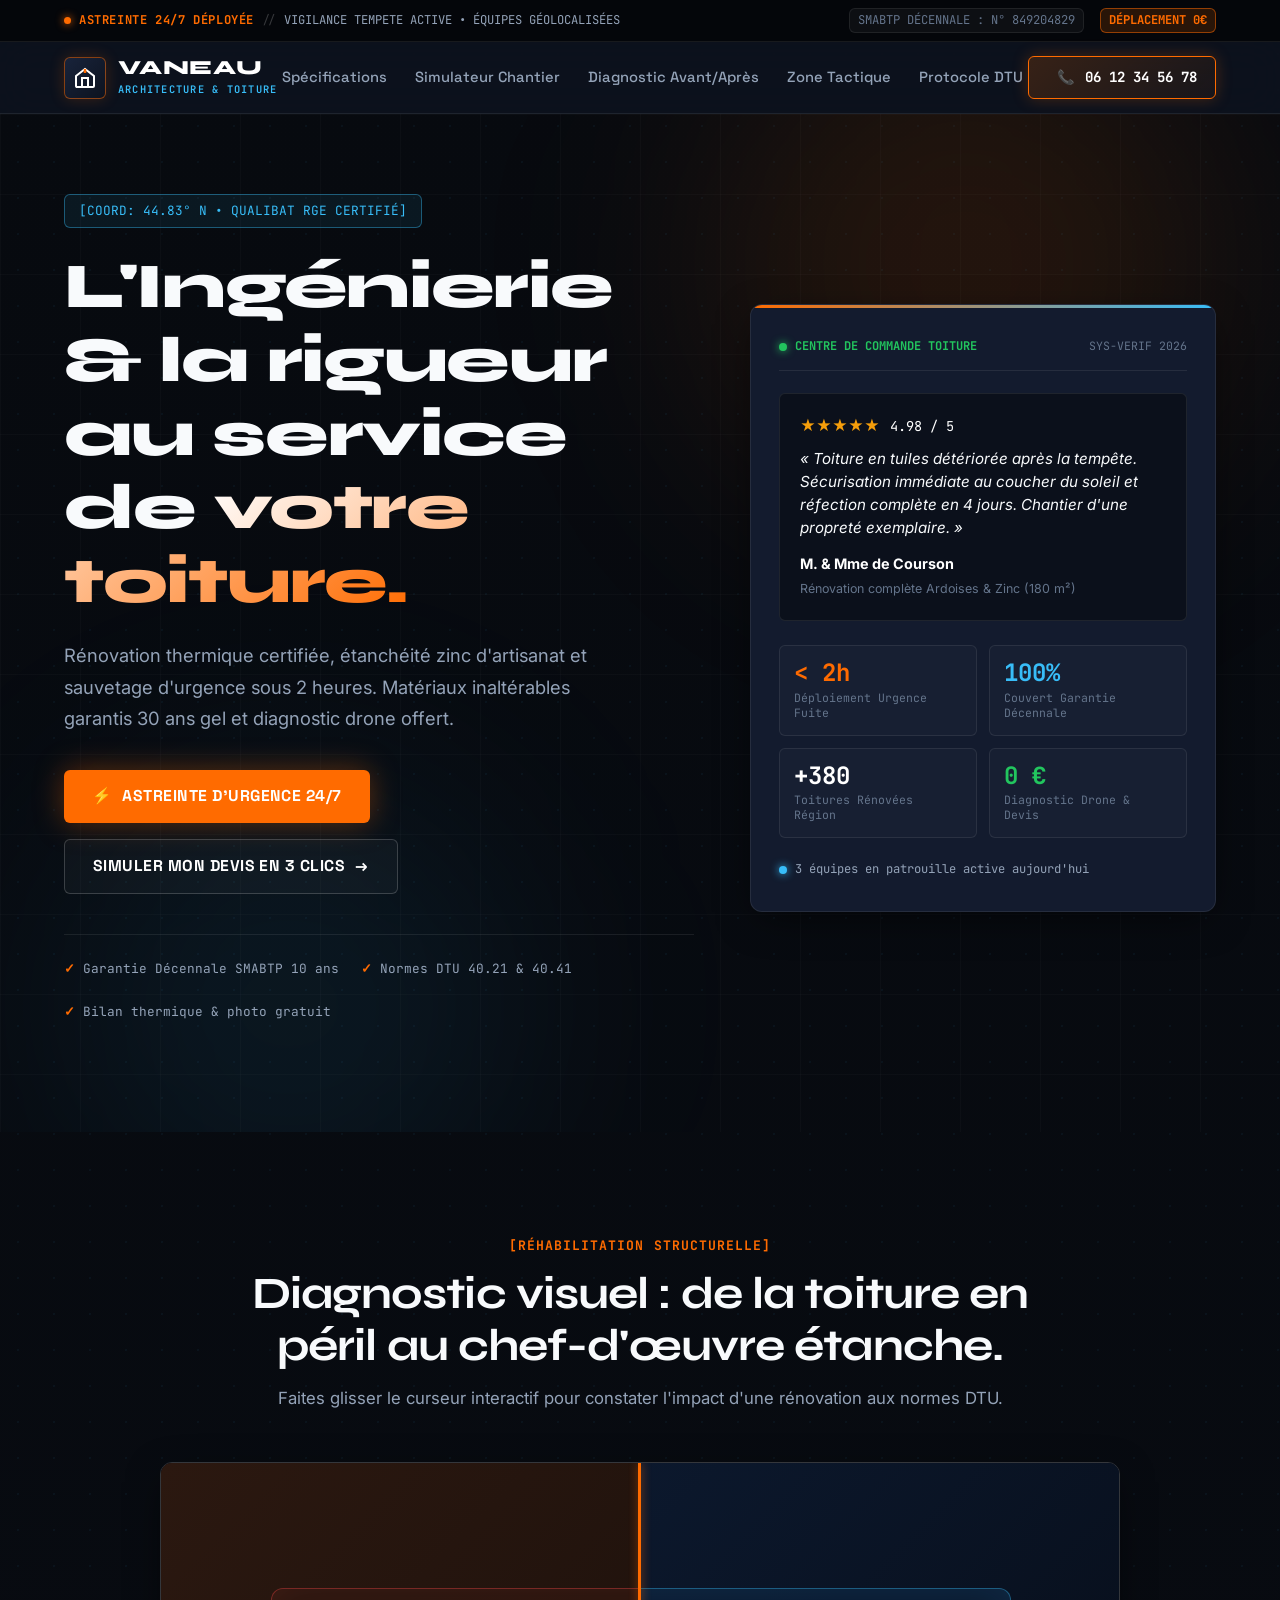
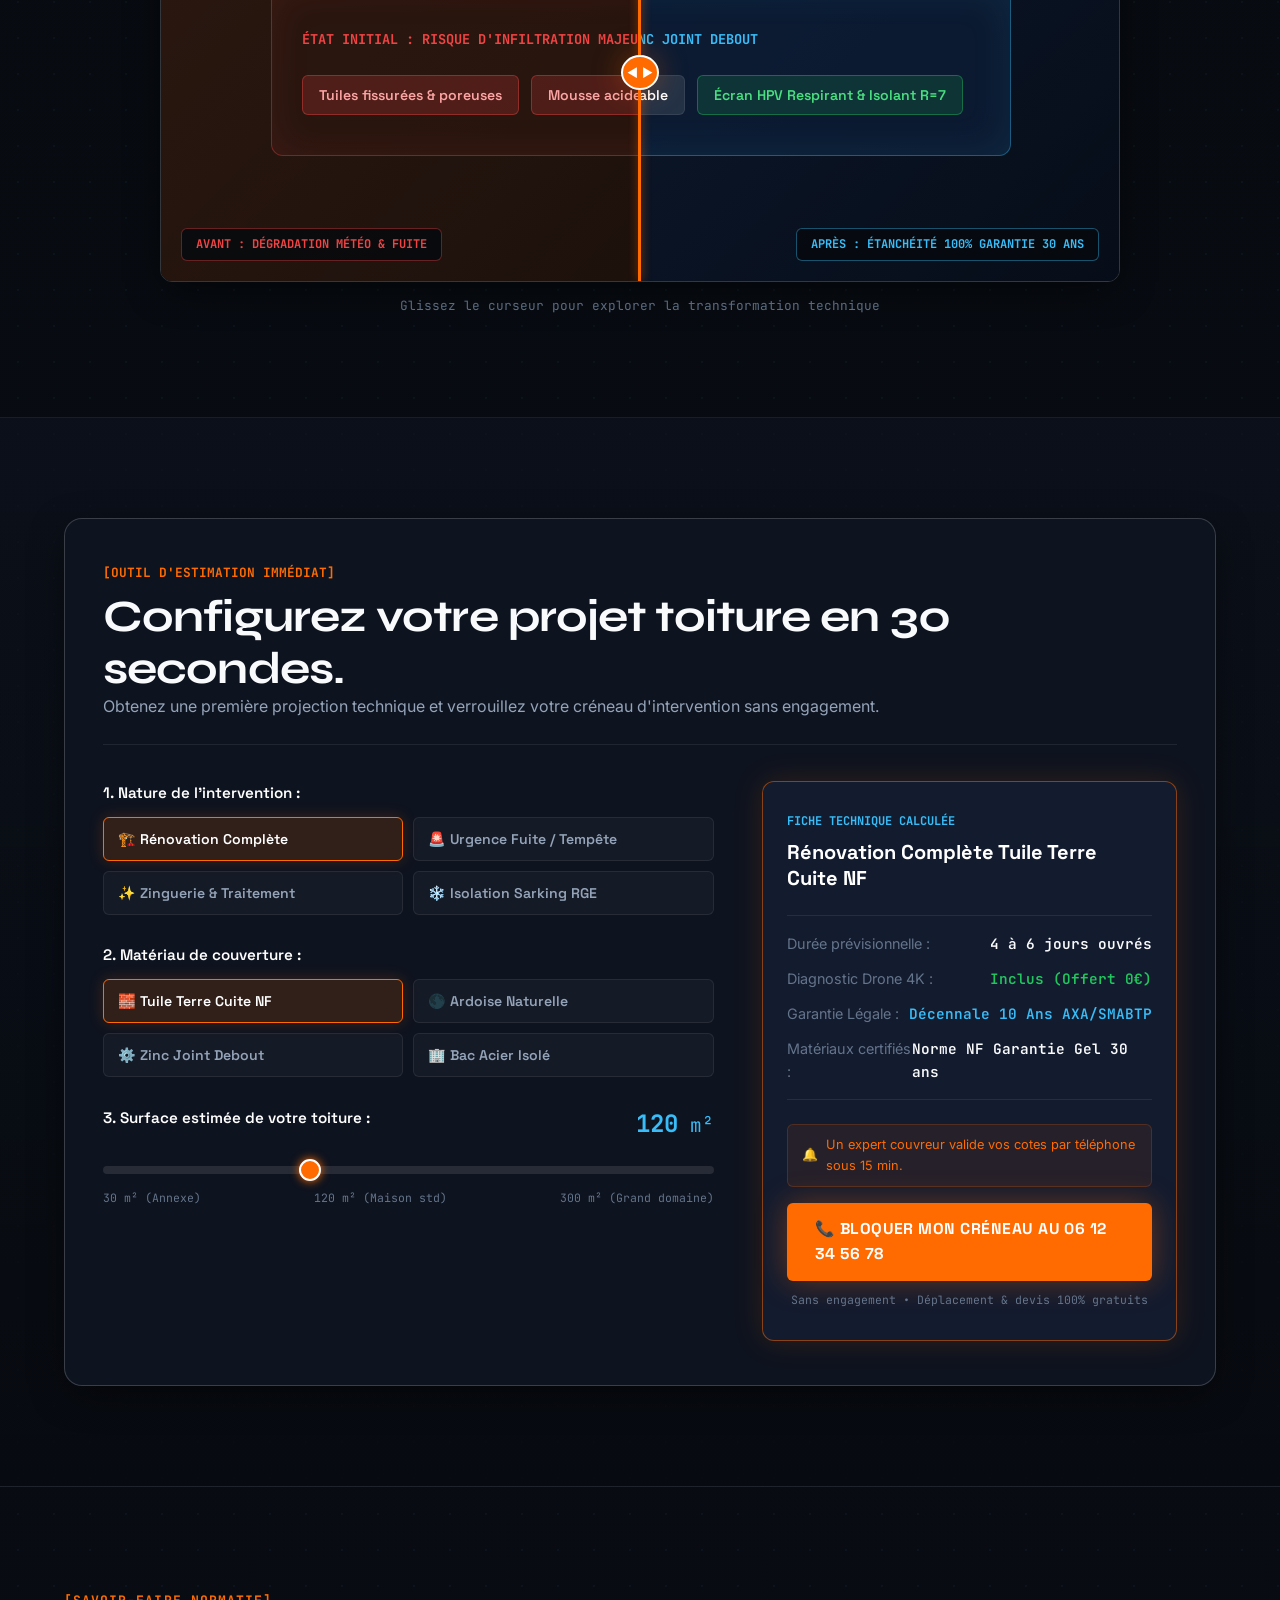
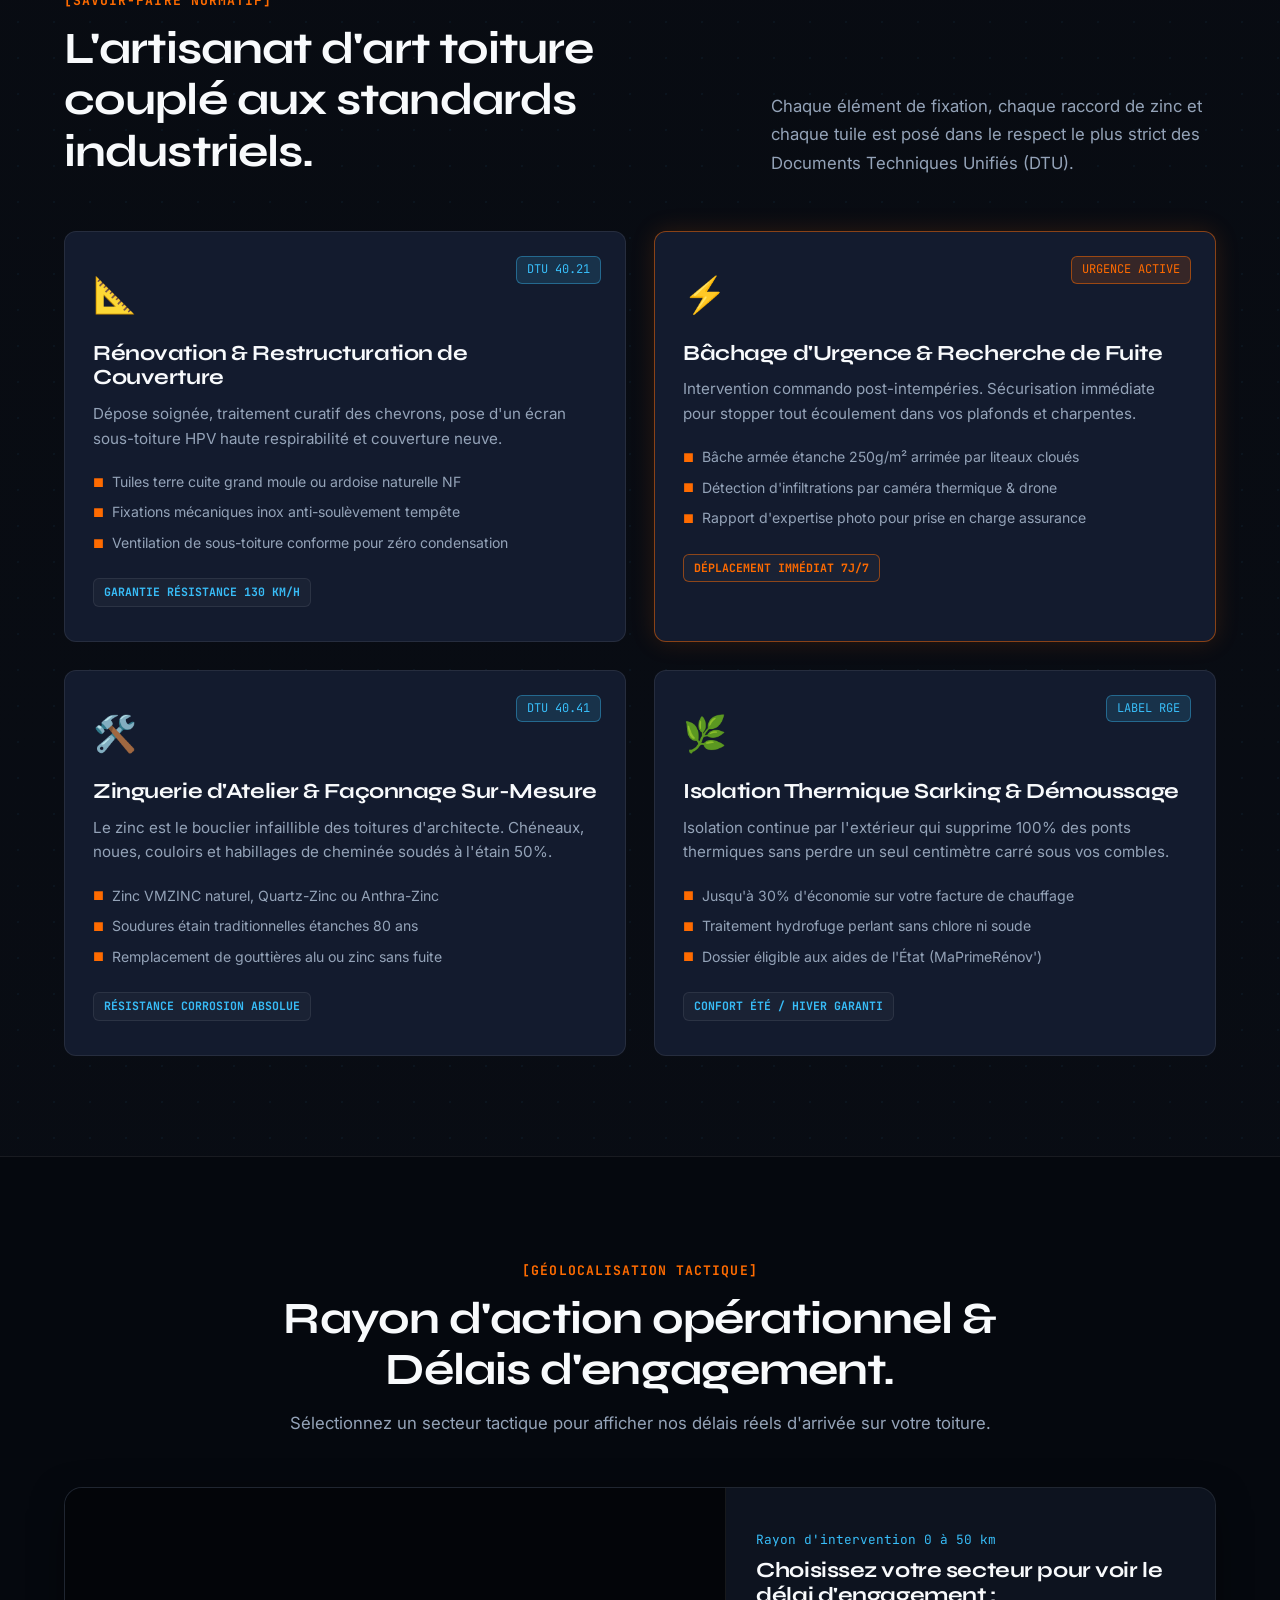
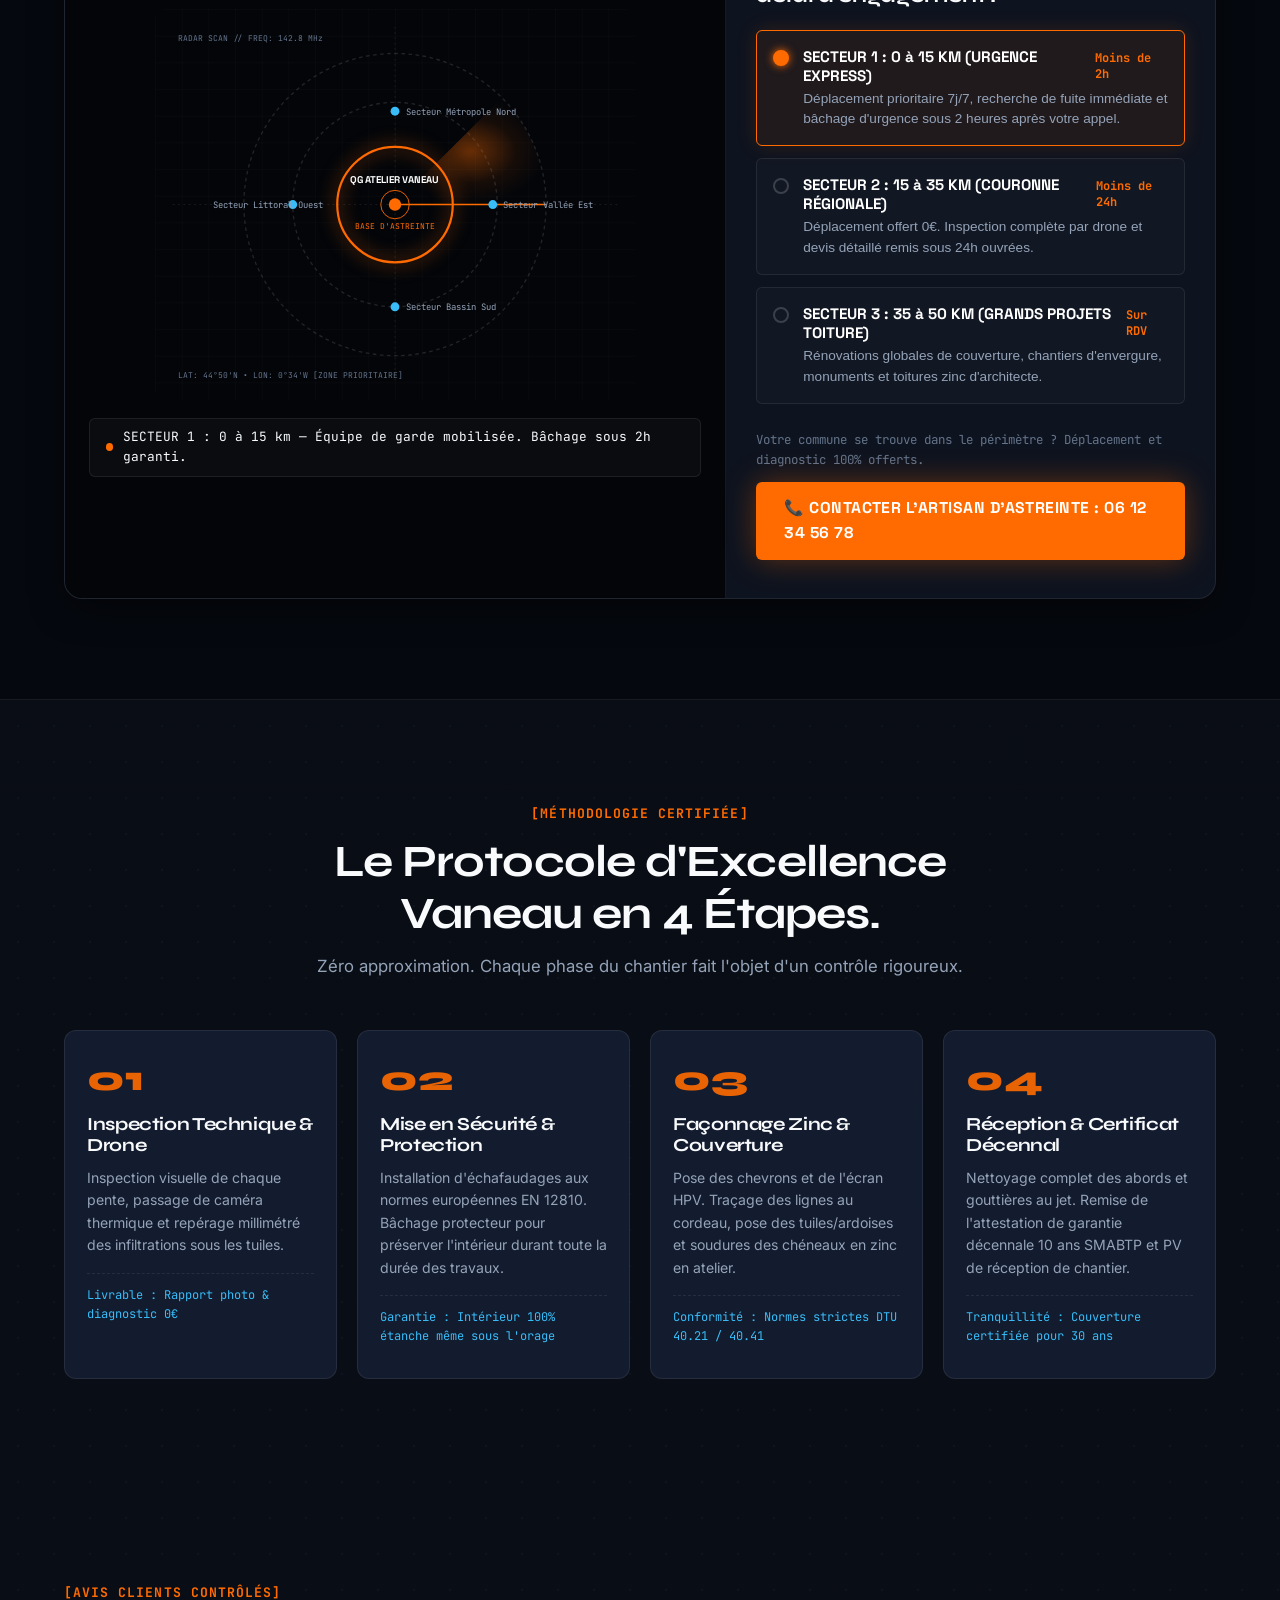
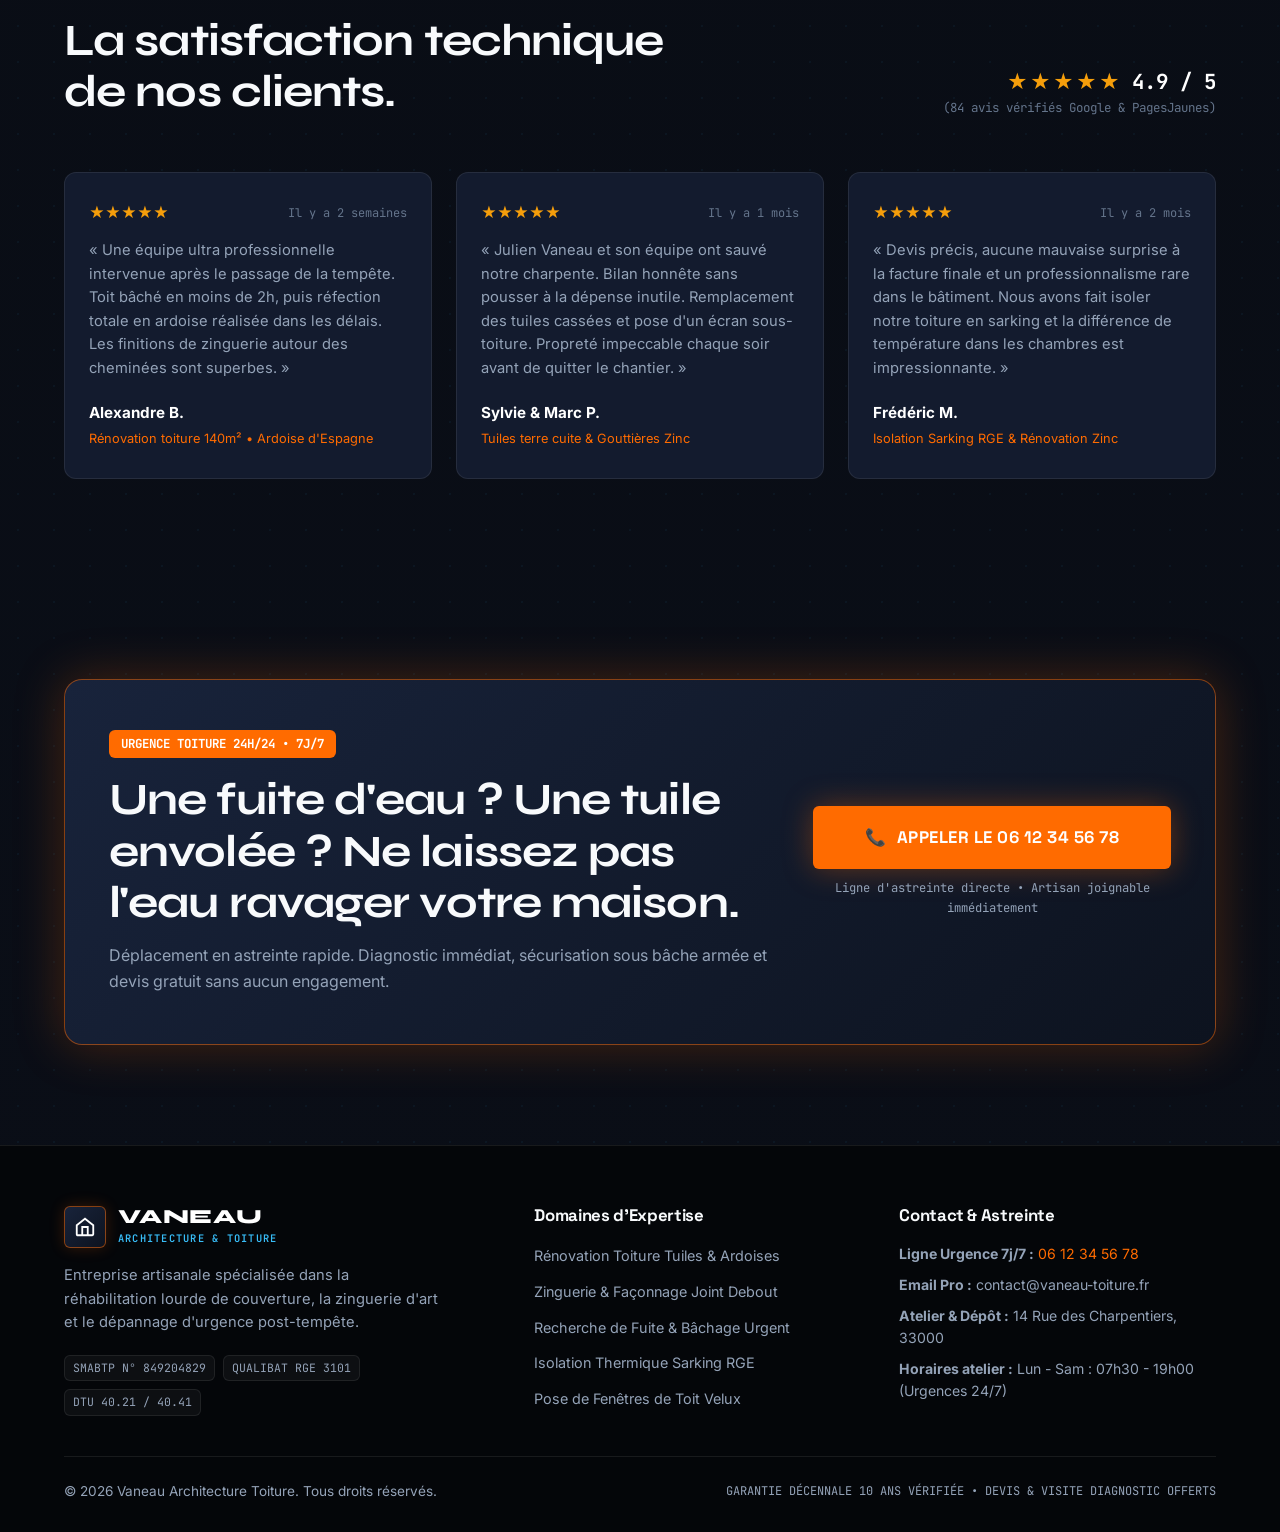
<file: deuxieme_maquette/index.html>
<!DOCTYPE html>
<html lang="fr">
<head>
    <meta charset="UTF-8">
    <meta name="viewport" content="width=device-width, initial-scale=1.0, viewport-fit=cover">
    <title>Vaneau Architecture Toiture | Haute Précision, Zinguerie & Urgence Toiture</title>
    <!-- Polices Architecturales & Précision Industrielle : Syne (Titres d'impact), Space Grotesk (Technique), Inter (Lecture), JetBrains Mono (Données) -->
    <link rel="preconnect" href="https://fonts.googleapis.com">
    <link rel="preconnect" href="https://fonts.gstatic.com" crossorigin>
    <link href="https://fonts.googleapis.com/css2?family=Inter:wght@300;400;500;600;700&family=JetBrains+Mono:wght@400;500;700&family=Space+Grotesk:wght@500;600;700&family=Syne:wght@700;800&display=swap" rel="stylesheet">
    <link rel="stylesheet" href="style.css">
</head>
<body>

    <!-- 0. BANDEAU DE VEILLE MÉTÉO & TÉLÉMÉTRIE D'URGENCE (Style HUD Technique) -->
    <div class="tech-ticker-bar">
        <div class="container ticker-flex">
            <div class="ticker-status">
                <span class="laser-dot"></span>
                <span class="ticker-label">ASTREINTE 24/7 DÉPLOYÉE</span>
                <span class="ticker-sep">//</span>
                <span class="ticker-info">VIGILANCE TEMPETE ACTIVE • ÉQUIPES GÉOLOCALISÉES</span>
            </div>
            <div class="ticker-meta">
                <span class="meta-tag">SMABTP DÉCENNALE : N° 849204829</span>
                <span class="meta-tag highlight">DÉPLACEMENT 0€</span>
            </div>
        </div>
    </div>

    <!-- 1. NAVIGATION ARCHITECTURALE HUD (Dark Glassmorphism & Lignes Fines) -->
    <header class="header-hud">
        <nav class="navbar-hud container">
            <a href="#" class="logo-hud">
                <div class="logo-icon-box">
                    <svg width="24" height="24" viewBox="0 0 24 24" fill="none" stroke="currentColor" stroke-width="2">
                        <path d="M3 10L12 3L21 10V20C21 20.55 20.55 21 20 21H4C3.45 21 3 20.55 3 20V10Z" />
                        <path d="M9 21V12H15V21" />
                        <line x1="12" y1="3" x2="12" y2="7" stroke="#FF6B00" stroke-width="2.5" />
                    </svg>
                </div>
                <div class="logo-text-block">
                    <span class="logo-brand">VANEAU</span>
                    <span class="logo-sub">ARCHITECTURE & TOITURE</span>
                </div>
            </a>
            
            <div class="nav-menu">
                <a href="#services" class="nav-item">Spécifications</a>
                <a href="#simulateur" class="nav-item">Simulateur Chantier</a>
                <a href="#comparateur" class="nav-item">Diagnostic Avant/Après</a>
                <a href="#radar" class="nav-item">Zone Tactique</a>
                <a href="#protocole" class="nav-item">Protocole DTU</a>
            </div>

            <div class="nav-action">
                <a href="tel:0612345678" class="hud-phone-btn">
                    <span class="hud-pulse-ring"></span>
                    <span class="hud-icon">📞</span>
                    <span class="hud-num">06 12 34 56 78</span>
                </a>
            </div>
        </nav>
    </header>

    <main>
        <!-- 2. HERO COCKPIT : INDUSTRIAL PRECISION & POWER -->
        <section class="hero-industrial">
            <div class="blueprint-grid-overlay"></div>
            <div class="ambient-glow glow-1"></div>
            <div class="ambient-glow glow-2"></div>

            <div class="container hero-industrial-grid">
                <!-- Colonne Gauche : Copywriting Haute Précision -->
                <div class="hero-content">
                    <div class="hud-badge">
                        <span class="coord-indicator">[COORD: 44.83° N • QUALIBAT RGE CERTIFIÉ]</span>
                    </div>
                    <h1 class="hero-title">
                        L'Ingénierie & la rigueur au service de <span class="gradient-text">votre toiture.</span>
                    </h1>
                    <p class="hero-lead">
                        Rénovation thermique certifiée, étanchéité zinc d'artisanat et sauvetage d'urgence sous 2 heures. 
                        Matériaux inaltérables garantis 30 ans gel et diagnostic drone offert.
                    </p>

                    <div class="hero-actions">
                        <a href="tel:0612345678" class="btn-tech btn-flame">
                            <span class="btn-icon">⚡</span>
                            <span>Astreinte d'Urgence 24/7</span>
                        </a>
                        <a href="#simulateur" class="btn-tech btn-outline">
                            <span>Simuler mon devis en 3 clics</span>
                            <span class="arrow-right">→</span>
                        </a>
                    </div>

                    <!-- Micro-télémétrie de confiance -->
                    <div class="tech-assurance-strip">
                        <div class="assurance-item">
                            <span class="check-mark">✓</span>
                            <span>Garantie Décennale SMABTP 10 ans</span>
                        </div>
                        <div class="assurance-item">
                            <span class="check-mark">✓</span>
                            <span>Normes DTU 40.21 & 40.41</span>
                        </div>
                        <div class="assurance-item">
                            <span class="check-mark">✓</span>
                            <span>Bilan thermique & photo gratuit</span>
                        </div>
                    </div>
                </div>

                <!-- Colonne Droite : HUD Cockpit & Télémétrie en temps réel -->
                <div class="hero-cockpit">
                    <div class="cockpit-panel">
                        <div class="panel-header">
                            <div class="panel-tag">
                                <span class="live-beacon"></span>
                                <span>CENTRE DE COMMANDE TOITURE</span>
                            </div>
                            <span class="panel-code">SYS-VERIF 2026</span>
                        </div>

                        <div class="cockpit-highlight">
                            <div class="stars-tech">★★★★★ <span class="rating-val">4.98 / 5</span></div>
                            <div class="quote-text">
                                « Toiture en tuiles détériorée après la tempête. Sécurisation immédiate au coucher du soleil et réfection complète en 4 jours. Chantier d'une propreté exemplaire. »
                            </div>
                            <div class="quote-signature">
                                <strong>M. & Mme de Courson</strong>
                                <span>Rénovation complète Ardoises & Zinc (180 m²)</span>
                            </div>
                        </div>

                        <!-- 4 Piliers Télémétriques -->
                        <div class="telemetry-grid">
                            <div class="telemetry-card">
                                <div class="tele-val text-amber">&lt; 2h</div>
                                <div class="tele-label">Déploiement Urgence Fuite</div>
                            </div>
                            <div class="telemetry-card">
                                <div class="tele-val text-cyan">100%</div>
                                <div class="tele-label">Couvert Garantie Décennale</div>
                            </div>
                            <div class="telemetry-card">
                                <div class="tele-val text-white">+380</div>
                                <div class="tele-label">Toitures Rénovées Région</div>
                            </div>
                            <div class="telemetry-card">
                                <div class="tele-val text-green">0 €</div>
                                <div class="tele-label">Diagnostic Drone & Devis</div>
                            </div>
                        </div>

                        <div class="cockpit-footer">
                            <div class="radar-ping-icon"></div>
                            <span>3 équipes en patrouille active aujourd'hui</span>
                        </div>
                    </div>
                </div>
            </div>
        </section>

        <!-- 3. COMPARATEUR INTERACTIF AVANT / APRÈS (Slider Interactif) -->
        <section id="comparateur" class="section dark-section">
            <div class="container">
                <div class="section-title-center">
                    <span class="section-badge">[RÉHABILITATION STRUCTURELLE]</span>
                    <h2>Diagnostic visuel : de la toiture en péril au chef-d'œuvre étanche.</h2>
                    <p class="section-desc">
                        Faites glisser le curseur interactif pour constater l'impact d'une rénovation aux normes DTU.
                    </p>
                </div>

                <div class="interactive-slider-wrapper">
                    <div class="comparison-container" id="roof-compare-box">
                        <!-- Image / Couche Après (Rénové haute performance) -->
                        <div class="comparison-layer layer-after">
                            <div class="layer-visual roof-after-graphic">
                                <div class="blueprint-lines"></div>
                                <div class="roof-structure-visual">
                                    <div class="spec-roof-hero modern-roof">
                                        <div class="roof-tag-overlay tag-clean">RÉNOVATION LIVRÉE : ARDOISE SÉLECTION & ZINC JOINT DEBOUT</div>
                                        <div class="roof-schema-elements">
                                            <div class="layer-pill pill-zinc">Zinc VMZINC Quartz</div>
                                            <div class="layer-pill pill-ardoise">Ardoise NF A1 Inaltérable</div>
                                            <div class="layer-pill pill-isol">Écran HPV Respirant & Isolant R=7</div>
                                        </div>
                                    </div>
                                </div>
                            </div>
                            <span class="comparison-badge badge-after">APRÈS : ÉTANCHÉITÉ 100% GARANTIE 30 ANS</span>
                        </div>

                        <!-- Image / Couche Avant (Détérioré / Infiltration) -->
                        <div class="comparison-layer layer-before" id="layer-before">
                            <div class="layer-visual roof-before-graphic">
                                <div class="roof-structure-visual">
                                    <div class="spec-roof-hero damaged-roof">
                                        <div class="roof-tag-overlay tag-damaged">ÉTAT INITIAL : RISQUE D'INFILTRATION MAJEUR</div>
                                        <div class="roof-schema-elements">
                                            <div class="layer-pill pill-danger">Tuiles fissurées & poreuses</div>
                                            <div class="layer-pill pill-danger">Mousse acide & liteaux pourris</div>
                                            <div class="layer-pill pill-danger">Gouttières percées</div>
                                        </div>
                                    </div>
                                </div>
                            </div>
                            <span class="comparison-badge badge-before">AVANT : DÉGRADATION MÉTÉO & FUITE</span>
                        </div>

                        <!-- Poignée de contrôle du slider -->
                        <div class="comparison-handle" id="slider-handle">
                            <div class="handle-line"></div>
                            <div class="handle-button">
                                <span>◄</span>
                                <span>►</span>
                            </div>
                            <div class="handle-line"></div>
                        </div>

                        <!-- Curseur natif pour accessibilité / tactile -->
                        <input type="range" min="0" max="100" value="50" class="range-slider-input" id="roof-range-input" aria-label="Curseur comparateur avant après toiture">
                    </div>

                    <div class="slider-helper-text">
                        <span>Glissez le curseur pour explorer la transformation technique</span>
                    </div>
                </div>
            </div>
        </section>

        <!-- 4. SIMULATEUR / CALCULATEUR DE CHANTIER INTERACTIF (Conversion Maximale) -->
        <section id="simulateur" class="section calc-section">
            <div class="container">
                <div class="calc-panel-wrapper">
                    <div class="calc-header">
                        <div class="calc-tag">[OUTIL D'ESTIMATION IMMÉDIAT]</div>
                        <h2>Configurez votre projet toiture en 30 secondes.</h2>
                        <p>Obtenez une première projection technique et verrouillez votre créneau d'intervention sans engagement.</p>
                    </div>

                    <div class="calc-grid">
                        <!-- Colonne Contrôles -->
                        <div class="calc-controls">
                            <!-- Choix 1 : Type de travaux -->
                            <div class="control-group">
                                <label class="control-label">1. Nature de l'intervention :</label>
                                <div class="options-pills" id="opt-service">
                                    <button type="button" class="opt-btn active" data-service="renov" data-base="140" data-delai="4 à 6 jours">
                                        🏗️ Rénovation Complète
                                    </button>
                                    <button type="button" class="opt-btn" data-service="urgence" data-base="0" data-delai="Moins de 2h">
                                        🚨 Urgence Fuite / Tempête
                                    </button>
                                    <button type="button" class="opt-btn" data-service="zinguerie" data-base="65" data-delai="1 à 2 jours">
                                        ✨ Zinguerie & Traitement
                                    </button>
                                    <button type="button" class="opt-btn" data-service="isolation" data-base="110" data-delai="3 à 4 jours">
                                        ❄️ Isolation Sarking RGE
                                    </button>
                                </div>
                            </div>

                            <!-- Choix 2 : Matériau souhaité -->
                            <div class="control-group">
                                <label class="control-label">2. Matériau de couverture :</label>
                                <div class="options-pills" id="opt-material">
                                    <button type="button" class="opt-btn active" data-material="tuile" data-coeff="1">
                                        🧱 Tuile Terre Cuite NF
                                    </button>
                                    <button type="button" class="opt-btn" data-material="ardoise" data-coeff="1.35">
                                        🌑 Ardoise Naturelle
                                    </button>
                                    <button type="button" class="opt-btn" data-material="zinc" data-coeff="1.5">
                                        ⚙️ Zinc Joint Debout
                                    </button>
                                    <button type="button" class="opt-btn" data-material="acier" data-coeff="1.1">
                                        🏢 Bac Acier Isolé
                                    </button>
                                </div>
                            </div>

                            <!-- Choix 3 : Curseur Surface m² -->
                            <div class="control-group">
                                <div class="label-with-value">
                                    <label class="control-label" for="surface-range">3. Surface estimée de votre toiture :</label>
                                    <span class="range-display-val"><strong id="surface-val">120</strong> m²</span>
                                </div>
                                <input type="range" id="surface-range" min="30" max="300" step="5" value="120" class="tech-range">
                                <div class="range-milestones">
                                    <span>30 m² (Annexe)</span>
                                    <span>120 m² (Maison std)</span>
                                    <span>300 m² (Grand domaine)</span>
                                </div>
                            </div>
                        </div>

                        <!-- Colonne Résultat Dynamique -->
                        <div class="calc-summary-card">
                            <div class="summary-badge">FICHE TECHNIQUE CALCULÉE</div>
                            <div class="summary-title" id="summary-title">Rénovation Complète Tuile Terre Cuite NF</div>

                            <div class="summary-metrics">
                                <div class="metric-row">
                                    <span class="m-label">Durée prévisionnelle :</span>
                                    <span class="m-val" id="metric-duration">4 à 6 jours ouvrés</span>
                                </div>
                                <div class="metric-row">
                                    <span class="m-label">Diagnostic Drone 4K :</span>
                                    <span class="m-val text-green">Inclus (Offert 0€)</span>
                                </div>
                                <div class="metric-row">
                                    <span class="m-label">Garantie Légale :</span>
                                    <span class="m-val text-cyan">Décennale 10 Ans AXA/SMABTP</span>
                                </div>
                                <div class="metric-row">
                                    <span class="m-label">Matériaux certifiés :</span>
                                    <span class="m-val">Norme NF Garantie Gel 30 ans</span>
                                </div>
                            </div>

                            <div class="instant-action-block">
                                <div class="action-alert">
                                    <span class="bell-icon">🔔</span>
                                    <span>Un expert couvreur valide vos cotes par téléphone sous 15 min.</span>
                                </div>
                                <a href="tel:0612345678" class="btn-tech btn-flame full-btn">
                                    <span>📞 Bloquer mon créneau au 06 12 34 56 78</span>
                                </a>
                                <div class="sub-guarantee">Sans engagement • Déplacement & devis 100% gratuits</div>
                            </div>
                        </div>
                    </div>
                </div>
            </div>
        </section>

        <!-- 5. SPÉCIFICATIONS & PRESTATIONS TECHNIQUES HAUTE PERFORMANCE -->
        <section id="services" class="section specs-section">
            <div class="container">
                <div class="section-title-row">
                    <div>
                        <span class="section-badge">[SAVOIR-FAIRE NORMATIF]</span>
                        <h2>L'artisanat d'art toiture couplé aux standards industriels.</h2>
                    </div>
                    <p class="section-lead-right">
                        Chaque élément de fixation, chaque raccord de zinc et chaque tuile est posé dans le respect le plus strict des Documents Techniques Unifiés (DTU).
                    </p>
                </div>

                <div class="specs-grid">
                    <!-- Spécification 1 -->
                    <div class="spec-card">
                        <div class="card-corner-tag">DTU 40.21</div>
                        <div class="spec-icon-box">📐</div>
                        <h3>Rénovation & Restructuration de Couverture</h3>
                        <p class="spec-text">
                            Dépose soignée, traitement curatif des chevrons, pose d'un écran sous-toiture HPV haute respirabilité et couverture neuve.
                        </p>
                        <ul class="spec-list">
                            <li><span class="dot">■</span> Tuiles terre cuite grand moule ou ardoise naturelle NF</li>
                            <li><span class="dot">■</span> Fixations mécaniques inox anti-soulèvement tempête</li>
                            <li><span class="dot">■</span> Ventilation de sous-toiture conforme pour zéro condensation</li>
                        </ul>
                        <div class="spec-badge-footer">GARANTIE RÉSISTANCE 130 KM/H</div>
                    </div>

                    <!-- Spécification 2 -->
                    <div class="spec-card spec-highlight">
                        <div class="card-corner-tag alert">URGENCE ACTIVE</div>
                        <div class="spec-icon-box">⚡</div>
                        <h3>Bâchage d'Urgence & Recherche de Fuite</h3>
                        <p class="spec-text">
                            Intervention commando post-intempéries. Sécurisation immédiate pour stopper tout écoulement dans vos plafonds et charpentes.
                        </p>
                        <ul class="spec-list">
                            <li><span class="dot">■</span> Bâche armée étanche 250g/m² arrimée par liteaux cloués</li>
                            <li><span class="dot">■</span> Détection d'infiltrations par caméra thermique & drone</li>
                            <li><span class="dot">■</span> Rapport d'expertise photo pour prise en charge assurance</li>
                        </ul>
                        <div class="spec-badge-footer flame">DÉPLACEMENT IMMÉDIAT 7J/7</div>
                    </div>

                    <!-- Spécification 3 -->
                    <div class="spec-card">
                        <div class="card-corner-tag">DTU 40.41</div>
                        <div class="spec-icon-box">🛠️</div>
                        <h3>Zinguerie d'Atelier & Façonnage Sur-Mesure</h3>
                        <p class="spec-text">
                            Le zinc est le bouclier infaillible des toitures d'architecte. Chéneaux, noues, couloirs et habillages de cheminée soudés à l'étain 50%.
                        </p>
                        <ul class="spec-list">
                            <li><span class="dot">■</span> Zinc VMZINC naturel, Quartz-Zinc ou Anthra-Zinc</li>
                            <li><span class="dot">■</span> Soudures étain traditionnelles étanches 80 ans</li>
                            <li><span class="dot">■</span> Remplacement de gouttières alu ou zinc sans fuite</li>
                        </ul>
                        <div class="spec-badge-footer">RÉSISTANCE CORROSION ABSOLUE</div>
                    </div>

                    <!-- Spécification 4 -->
                    <div class="spec-card">
                        <div class="card-corner-tag">LABEL RGE</div>
                        <div class="spec-icon-box">🌿</div>
                        <h3>Isolation Thermique Sarking & Démoussage</h3>
                        <p class="spec-text">
                            Isolation continue par l'extérieur qui supprime 100% des ponts thermiques sans perdre un seul centimètre carré sous vos combles.
                        </p>
                        <ul class="spec-list">
                            <li><span class="dot">■</span> Jusqu'à 30% d'économie sur votre facture de chauffage</li>
                            <li><span class="dot">■</span> Traitement hydrofuge perlant sans chlore ni soude</li>
                            <li><span class="dot">■</span> Dossier éligible aux aides de l'État (MaPrimeRénov')</li>
                        </ul>
                        <div class="spec-badge-footer">CONFORT ÉTÉ / HIVER GARANTI</div>
                    </div>
                </div>
            </div>
        </section>

        <!-- 6. RADAR TACTIQUE INTERACTIF : SECTEURS D'URGENCE (Dark HUD Map) -->
        <section id="radar" class="section radar-tactical-section">
            <div class="container">
                <div class="section-title-center">
                    <span class="section-badge">[GÉOLOCALISATION TACTIQUE]</span>
                    <h2>Rayon d'action opérationnel & Délais d'engagement.</h2>
                    <p class="section-desc">
                        Sélectionnez un secteur tactique pour afficher nos délais réels d'arrivée sur votre toiture.
                    </p>
                </div>

                <div class="radar-card-layout">
                    <!-- Graphique Radar SVG Dark Mode -->
                    <div class="radar-viewport">
                        <svg viewBox="0 0 540 440" class="tactical-svg" id="tactical-radar-svg" aria-label="Radar tactique de géolocalisation des urgences toiture">
                            <defs>
                                <radialGradient id="radarScanGrad" cx="50%" cy="50%" r="50%">
                                    <stop offset="0%" stop-color="rgba(255, 107, 0, 0.4)" />
                                    <stop offset="60%" stop-color="rgba(255, 107, 0, 0.08)" />
                                    <stop offset="100%" stop-color="rgba(255, 107, 0, 0)" />
                                </radialGradient>
                                <pattern id="hudGrid" width="30" height="30" patternUnits="userSpaceOnUse">
                                    <path d="M 30 0 L 0 0 0 30" fill="none" stroke="rgba(255,255,255,0.04)" stroke-width="1"/>
                                </pattern>
                            </defs>

                            <!-- Grille de fond -->
                            <rect width="100%" height="100%" fill="url(#hudGrid)" rx="12"/>

                            <!-- Lignes de repères cartésiens -->
                            <line x1="270" y1="20" x2="270" y2="420" stroke="rgba(255,255,255,0.1)" stroke-dasharray="2, 4"/>
                            <line x1="20" y1="220" x2="520" y2="220" stroke="rgba(255,255,255,0.1)" stroke-dasharray="2, 4"/>

                            <!-- Cercles concentriques tactiques -->
                            <circle class="radar-ring ring-outer" id="svg-ring-outer" cx="270" cy="220" r="170" />
                            <circle class="radar-ring ring-mid" id="svg-ring-mid" cx="270" cy="220" r="115" />
                            <circle class="radar-ring ring-core" id="svg-ring-core" cx="270" cy="220" r="65" />

                            <!-- Balayage radar rotatif -->
                            <g class="radar-sweeper">
                                <path d="M 270 220 L 440 220 A 170 170 0 0 0 390 100 Z" fill="url(#radarScanGrad)"/>
                                <line x1="270" y1="220" x2="440" y2="220" stroke="#FF6B00" stroke-width="1.8"/>
                            </g>

                            <!-- Marqueur Central : Atelier QG -->
                            <g class="qg-marker">
                                <circle cx="270" cy="220" r="7" class="qg-dot"/>
                                <circle cx="270" cy="220" r="16" class="qg-pulse"/>
                                <text x="270" y="196" class="qg-label">QG ATELIER VANEAU</text>
                                <text x="270" y="248" class="qg-sublabel">BASE D'ASTREINTE</text>
                            </g>

                            <!-- Marqueurs Villes / Secteurs Satellites -->
                            <g class="sat-marker" id="marker-north">
                                <circle cx="270" cy="115" r="5" class="sat-dot"/>
                                <text x="282" y="119" class="sat-label">Secteur Métropole Nord</text>
                            </g>
                            <g class="sat-marker" id="marker-east">
                                <circle cx="380" cy="220" r="5" class="sat-dot"/>
                                <text x="392" y="224" class="sat-label">Secteur Vallée Est</text>
                            </g>
                            <g class="sat-marker" id="marker-south">
                                <circle cx="270" cy="335" r="5" class="sat-dot"/>
                                <text x="282" y="339" class="sat-label">Secteur Bassin Sud</text>
                            </g>
                            <g class="sat-marker" id="marker-west">
                                <circle cx="155" cy="220" r="5" class="sat-dot"/>
                                <text x="65" y="224" class="sat-label">Secteur Littoral Ouest</text>
                            </g>

                            <!-- Coordonnées en direct -->
                            <text x="26" y="36" class="hud-corner-text">RADAR SCAN // FREQ: 142.8 MHz</text>
                            <text x="26" y="415" class="hud-corner-text" id="live-coord-text">LAT: 44°50'N • LON: 0°34'W</text>
                        </svg>

                        <div class="radar-live-bar">
                            <span class="live-dot-pulse"></span>
                            <span id="radar-live-text">STATUT : Équipes en patrouille active. Bâchage express garanti.</span>
                        </div>
                    </div>

                    <!-- Panneau de Contrôle Interactif des Secteurs -->
                    <div class="radar-control-panel">
                        <div class="panel-intro">
                            <span class="panel-kpi">Rayon d'intervention 0 à 50 km</span>
                            <h3>Choisissez votre secteur pour voir le délai d'engagement :</h3>
                        </div>

                        <div class="sector-buttons-list">
                            <!-- Bouton Secteur 1 -->
                            <button type="button" class="sector-card active" data-zone="core">
                                <div class="sector-radio"></div>
                                <div class="sector-content">
                                    <div class="sector-head">
                                        <strong>SECTEUR 1 : 0 à 15 KM (URGENCE EXPRESS)</strong>
                                        <span class="sector-badge-flash">Moins de 2h</span>
                                    </div>
                                    <p class="sector-desc">Déplacement prioritaire 7j/7, recherche de fuite immédiate et bâchage d'urgence sous 2 heures après votre appel.</p>
                                </div>
                            </button>

                            <!-- Bouton Secteur 2 -->
                            <button type="button" class="sector-card" data-zone="mid">
                                <div class="sector-radio"></div>
                                <div class="sector-content">
                                    <div class="sector-head">
                                        <strong>SECTEUR 2 : 15 à 35 KM (COURONNE RÉGIONALE)</strong>
                                        <span class="sector-badge-flash">Moins de 24h</span>
                                    </div>
                                    <p class="sector-desc">Déplacement offert 0€. Inspection complète par drone et devis détaillé remis sous 24h ouvrées.</p>
                                </div>
                            </button>

                            <!-- Bouton Secteur 3 -->
                            <button type="button" class="sector-card" data-zone="outer">
                                <div class="sector-radio"></div>
                                <div class="sector-content">
                                    <div class="sector-head">
                                        <strong>SECTEUR 3 : 35 à 50 KM (GRANDS PROJETS TOITURE)</strong>
                                        <span class="sector-badge-flash">Sur RDV</span>
                                    </div>
                                    <p class="sector-desc">Rénovations globales de couverture, chantiers d'envergure, monuments et toitures zinc d'architecte.</p>
                                </div>
                            </button>
                        </div>

                        <div class="sector-direct-cta">
                            <div class="cta-notice">Votre commune se trouve dans le périmètre ? Déplacement et diagnostic 100% offerts.</div>
                            <a href="tel:0612345678" class="btn-tech btn-flame full-btn">
                                <span>📞 Contacter l'artisan d'astreinte : 06 12 34 56 78</span>
                            </a>
                        </div>
                    </div>
                </div>
            </div>
        </section>

        <!-- 7. PROTOCOLE TECHNIQUE EN 4 PHASES (Rigueur chirurgicale) -->
        <section id="protocole" class="section protocol-section">
            <div class="container">
                <div class="section-title-center">
                    <span class="section-badge">[MÉTHODOLOGIE CERTIFIÉE]</span>
                    <h2>Le Protocole d'Excellence Vaneau en 4 Étapes.</h2>
                    <p class="section-desc">
                        Zéro approximation. Chaque phase du chantier fait l'objet d'un contrôle rigoureux.
                    </p>
                </div>

                <div class="protocol-timeline">
                    <!-- Étape 1 -->
                    <div class="protocol-step">
                        <div class="step-num">01</div>
                        <div class="step-content">
                            <h4>Inspection Technique & Drone</h4>
                            <p>Inspection visuelle de chaque pente, passage de caméra thermique et repérage millimétré des infiltrations sous les tuiles.</p>
                            <span class="step-spec">Livrable : Rapport photo & diagnostic 0€</span>
                        </div>
                    </div>

                    <!-- Étape 2 -->
                    <div class="protocol-step">
                        <div class="step-num">02</div>
                        <div class="step-content">
                            <h4>Mise en Sécurité & Protection</h4>
                            <p>Installation d'échafaudages aux normes européennes EN 12810. Bâchage protecteur pour préserver l'intérieur durant toute la durée des travaux.</p>
                            <span class="step-spec">Garantie : Intérieur 100% étanche même sous l'orage</span>
                        </div>
                    </div>

                    <!-- Étape 3 -->
                    <div class="protocol-step">
                        <div class="step-num">03</div>
                        <div class="step-content">
                            <h4>Façonnage Zinc & Couverture</h4>
                            <p>Pose des chevrons et de l'écran HPV. Traçage des lignes au cordeau, pose des tuiles/ardoises et soudures des chéneaux en zinc en atelier.</p>
                            <span class="step-spec">Conformité : Normes strictes DTU 40.21 / 40.41</span>
                        </div>
                    </div>

                    <!-- Étape 4 -->
                    <div class="protocol-step">
                        <div class="step-num">04</div>
                        <div class="step-content">
                            <h4>Réception & Certificat Décennal</h4>
                            <p>Nettoyage complet des abords et gouttières au jet. Remise de l'attestation de garantie décennale 10 ans SMABTP et PV de réception de chantier.</p>
                            <span class="step-spec">Tranquillité : Couverture certifiée pour 30 ans</span>
                        </div>
                    </div>
                </div>
            </div>
        </section>

        <!-- 8. TÉMOIGNAGES & CAS CLIENTS VÉRIFIÉS -->
        <section class="section reviews-section">
            <div class="container">
                <div class="section-title-row">
                    <div>
                        <span class="section-badge">[AVIS CLIENTS CONTRÔLÉS]</span>
                        <h2>La satisfaction technique de nos clients.</h2>
                    </div>
                    <div class="badge-trust-score">
                        <span class="score-stars">★★★★★</span>
                        <span class="score-num">4.9 / 5</span>
                        <span class="score-count">(84 avis vérifiés Google & PagesJaunes)</span>
                    </div>
                </div>

                <div class="reviews-grid">
                    <div class="review-box">
                        <div class="review-top">
                            <span class="review-stars">★★★★★</span>
                            <span class="review-date">Il y a 2 semaines</span>
                        </div>
                        <p class="review-body">
                            « Une équipe ultra professionnelle intervenue après le passage de la tempête. Toit bâché en moins de 2h, puis réfection totale en ardoise réalisée dans les délais. Les finitions de zinguerie autour des cheminées sont superbes. »
                        </p>
                        <div class="review-author">
                            <strong>Alexandre B.</strong>
                            <span>Rénovation toiture 140m² • Ardoise d'Espagne</span>
                        </div>
                    </div>

                    <div class="review-box">
                        <div class="review-top">
                            <span class="review-stars">★★★★★</span>
                            <span class="review-date">Il y a 1 mois</span>
                        </div>
                        <p class="review-body">
                            « Julien Vaneau et son équipe ont sauvé notre charpente. Bilan honnête sans pousser à la dépense inutile. Remplacement des tuiles cassées et pose d'un écran sous-toiture. Propreté impeccable chaque soir avant de quitter le chantier. »
                        </p>
                        <div class="review-author">
                            <strong>Sylvie & Marc P.</strong>
                            <span>Tuiles terre cuite & Gouttières Zinc</span>
                        </div>
                    </div>

                    <div class="review-box">
                        <div class="review-top">
                            <span class="review-stars">★★★★★</span>
                            <span class="review-date">Il y a 2 mois</span>
                        </div>
                        <p class="review-body">
                            « Devis précis, aucune mauvaise surprise à la facture finale et un professionnalisme rare dans le bâtiment. Nous avons fait isoler notre toiture en sarking et la différence de température dans les chambres est impressionnante. »
                        </p>
                        <div class="review-author">
                            <strong>Frédéric M.</strong>
                            <span>Isolation Sarking RGE & Rénovation Zinc</span>
                        </div>
                    </div>
                </div>
            </div>
        </section>

        <!-- 9. SECTION GRAND CONTACT & BANNIÈRE D'APPEL DIRECT -->
        <section class="section emergency-banner-section">
            <div class="container">
                <div class="emergency-cockpit-banner">
                    <div class="banner-content">
                        <span class="badge-warning">URGENCE TOITURE 24H/24 • 7J/7</span>
                        <h2>Une fuite d'eau ? Une tuile envolée ? Ne laissez pas l'eau ravager votre maison.</h2>
                        <p>Déplacement en astreinte rapide. Diagnostic immédiat, sécurisation sous bâche armée et devis gratuit sans aucun engagement.</p>
                    </div>
                    <div class="banner-action">
                        <a href="tel:0612345678" class="btn-tech btn-flame btn-large">
                            <span class="icon-shake">📞</span>
                            <span>APPELER LE 06 12 34 56 78</span>
                        </a>
                        <span class="call-subtext">Ligne d'astreinte directe • Artisan joignable immédiatement</span>
                    </div>
                </div>
            </div>
        </section>
    </main>

    <!-- 10. FOOTER ARCHITECTURAL TECHNIQUE -->
    <footer class="footer-hud">
        <div class="container footer-grid">
            <div class="footer-col-main">
                <div class="logo-hud">
                    <div class="logo-icon-box">
                        <svg width="22" height="22" viewBox="0 0 24 24" fill="none" stroke="currentColor" stroke-width="2">
                            <path d="M3 10L12 3L21 10V20C21 20.55 20.55 21 20 21H4C3.45 21 3 20.55 3 20V10Z" />
                            <path d="M9 21V12H15V21" />
                        </svg>
                    </div>
                    <div class="logo-text-block">
                        <span class="logo-brand">VANEAU</span>
                        <span class="logo-sub">ARCHITECTURE & TOITURE</span>
                    </div>
                </div>
                <p class="footer-about-text">
                    Entreprise artisanale spécialisée dans la réhabilitation lourde de couverture, la zinguerie d'art et le dépannage d'urgence post-tempête.
                </p>
                <div class="legal-tags">
                    <span class="ltag">SMABTP N° 849204829</span>
                    <span class="ltag">QUALIBAT RGE 3101</span>
                    <span class="ltag">DTU 40.21 / 40.41</span>
                </div>
            </div>

            <div class="footer-col">
                <h4>Domaines d'Expertise</h4>
                <ul class="footer-links">
                    <li><a href="#services">Rénovation Toiture Tuiles & Ardoises</a></li>
                    <li><a href="#services">Zinguerie & Façonnage Joint Debout</a></li>
                    <li><a href="#services">Recherche de Fuite & Bâchage Urgent</a></li>
                    <li><a href="#services">Isolation Thermique Sarking RGE</a></li>
                    <li><a href="#services">Pose de Fenêtres de Toit Velux</a></li>
                </ul>
            </div>

            <div class="footer-col">
                <h4>Contact & Astreinte</h4>
                <div class="footer-info-rows">
                    <p><strong>Ligne Urgence 7j/7 :</strong> <a href="tel:0612345678" class="text-amber">06 12 34 56 78</a></p>
                    <p><strong>Email Pro :</strong> contact@vaneau-toiture.fr</p>
                    <p><strong>Atelier & Dépôt :</strong> 14 Rue des Charpentiers, 33000</p>
                    <p><strong>Horaires atelier :</strong> Lun - Sam : 07h30 - 19h00 (Urgences 24/7)</p>
                </div>
            </div>
        </div>

        <div class="container footer-bottom">
            <p>&copy; 2026 Vaneau Architecture Toiture. Tous droits réservés.</p>
            <p class="footer-mono">GARANTIE DÉCENNALE 10 ANS VÉRIFIÉE • DEVIS & VISITE DIAGNOSTIC OFFERTS</p>
        </div>
    </footer>

    <!-- 11. DOCK DE COMMANDE FIXE MOBILE (Sticky Bottom Bar Spécial Smartphone) -->
    <div class="mobile-command-dock" aria-label="Menu d'urgence rapide mobile">
        <div class="dock-container">
            <div class="dock-status">
                <span class="dock-live-dot"></span>
                <div class="dock-labels">
                    <span class="dock-title">ASTREINTE 24/7 ACTIVE</span>
                    <span class="dock-sub">Déplacement 0€ • Devis immédiat</span>
                </div>
            </div>
            <a href="tel:0612345678" class="btn-dock-call">
                <span class="dock-shake">📞</span>
                <span>06 12 34 56 78</span>
            </a>
        </div>
    </div>

    <!-- SCRIPTS INTERACTIFS : SIMULATEUR, COMPARATEUR AVANT/APRÈS, RADAR SECTEURS -->
    <script src="data.js"></script>
    <script>
        document.addEventListener('DOMContentLoaded', () => {

            /* ==================================================================
               1. COMPARATEUR AVANT / APRÈS (DRAGGABLE & TOUCH SLIDER)
               ================================================================== */
            const compareBox = document.getElementById('roof-compare-box');
            const layerBefore = document.getElementById('layer-before');
            const sliderHandle = document.getElementById('slider-handle');
            const rangeInput = document.getElementById('roof-range-input');

            function updateSlider(percent) {
                // Limiter entre 0 et 100%
                percent = Math.max(0, Math.min(100, percent));
                layerBefore.style.width = percent + '%';
                sliderHandle.style.left = percent + '%';
            }

            if (rangeInput) {
                rangeInput.addEventListener('input', (e) => {
                    updateSlider(e.target.value);
                });
            }

            // Support du glisser à la souris / tactile sur le conteneur
            let isDragging = false;
            function handleMove(e) {
                if (!isDragging) return;
                const rect = compareBox.getBoundingClientRect();
                const clientX = e.touches ? e.touches[0].clientX : e.clientX;
                const pos = clientX - rect.left;
                const percent = (pos / rect.width) * 100;
                updateSlider(percent);
                if (rangeInput) rangeInput.value = percent;
            }

            if (compareBox) {
                compareBox.addEventListener('mousedown', () => isDragging = true);
                window.addEventListener('mouseup', () => isDragging = false);
                window.addEventListener('mousemove', handleMove);

                compareBox.addEventListener('touchstart', () => isDragging = true, { passive: true });
                window.addEventListener('touchend', () => isDragging = false);
                window.addEventListener('touchmove', handleMove, { passive: true });
            }

            /* ==================================================================
               2. SIMULATEUR DE PROJET INTERACTIF
               ================================================================== */
            const surfaceRange = document.getElementById('surface-range');
            const surfaceVal = document.getElementById('surface-val');
            const serviceBtns = document.querySelectorAll('#opt-service .opt-btn');
            const materialBtns = document.querySelectorAll('#opt-material .opt-btn');
            
            const summaryTitle = document.getElementById('summary-title');
            const metricDuration = document.getElementById('metric-duration');

            let currentService = {
                name: "Rénovation Complète",
                delai: "4 à 6 jours ouvrés"
            };
            let currentMaterial = "Tuile Terre Cuite NF";

            function updateCalculator() {
                const surface = surfaceRange ? surfaceRange.value : 120;
                if (surfaceVal) surfaceVal.textContent = surface;

                if (summaryTitle) {
                    summaryTitle.textContent = `${currentService.name} • ${currentMaterial} (${surface} m²)`;
                }
                if (metricDuration) {
                    // Calculer une durée réaliste en fonction de la surface
                    if (currentService.name.includes("Urgence")) {
                        metricDuration.textContent = "Intervention sous 2h max";
                    } else if (surface > 200) {
                        metricDuration.textContent = "6 à 10 jours ouvrés";
                    } else if (surface > 100) {
                        metricDuration.textContent = "4 à 6 jours ouvrés";
                    } else {
                        metricDuration.textContent = "2 à 3 jours ouvrés";
                    }
                }
            }

            if (surfaceRange) {
                surfaceRange.addEventListener('input', updateCalculator);
            }

            serviceBtns.forEach(btn => {
                btn.addEventListener('click', () => {
                    serviceBtns.forEach(b => b.classList.remove('active'));
                    btn.classList.add('active');
                    currentService.name = btn.textContent.trim().replace(/^[^\s]+\s/, '');
                    updateCalculator();
                });
            });

            materialBtns.forEach(btn => {
                btn.addEventListener('click', () => {
                    materialBtns.forEach(b => b.classList.remove('active'));
                    btn.classList.add('active');
                    currentMaterial = btn.textContent.trim().replace(/^[^\s]+\s/, '');
                    updateCalculator();
                });
            });

            /* ==================================================================
               3. RADAR TACTIQUE & SÉLECTEUR DE ZONES INTERACTIF
               ================================================================== */
            const sectorCards = document.querySelectorAll('.sector-card');
            const ringCore = document.getElementById('svg-ring-core');
            const ringMid = document.getElementById('svg-ring-mid');
            const ringOuter = document.getElementById('svg-ring-outer');
            const radarLiveText = document.getElementById('radar-live-text');
            const liveCoordText = document.getElementById('live-coord-text');

            const zoneData = {
                core: {
                    text: "SECTEUR 1 : 0 à 15 km — Équipe de garde mobilisée. Bâchage sous 2h garanti.",
                    coords: "LAT: 44°50'N • LON: 0°34'W [ZONE PRIORITAIRE]",
                    highlight: "core"
                },
                mid: {
                    text: "SECTEUR 2 : 15 à 35 km — Déplacement offert. Diagnostic toiture & devis sous 24h.",
                    coords: "LAT: 44°42'N • LON: 0°45'W [COURONNE RÉGIONALE]",
                    highlight: "mid"
                },
                outer: {
                    text: "SECTEUR 3 : 35 à 50 km — Déplacement offert. Rénovations complètes sur RDV sous 48h.",
                    coords: "LAT: 44°31'N • LON: 1°02'W [GRANDS CHANTIERS]",
                    highlight: "outer"
                }
            };

            function activateZone(zoneId) {
                sectorCards.forEach(card => {
                    if (card.dataset.zone === zoneId) {
                        card.classList.add('active');
                    } else {
                        card.classList.remove('active');
                    }
                });

                // Réinitialiser les styles SVG des cercles
                if (ringCore && ringMid && ringOuter) {
                    ringCore.classList.remove('highlight-pulse');
                    ringMid.classList.remove('highlight-pulse');
                    ringOuter.classList.remove('highlight-pulse');

                    if (zoneId === 'core') ringCore.classList.add('highlight-pulse');
                    if (zoneId === 'mid') ringMid.classList.add('highlight-pulse');
                    if (zoneId === 'outer') ringOuter.classList.add('highlight-pulse');
                }

                if (zoneData[zoneId]) {
                    if (radarLiveText) radarLiveText.textContent = zoneData[zoneId].text;
                    if (liveCoordText) liveCoordText.textContent = zoneData[zoneId].coords;
                }
            }

            sectorCards.forEach(card => {
                card.addEventListener('click', () => {
                    activateZone(card.dataset.zone);
                });
            });

            // Active par défaut le secteur 1
            activateZone('core');

            // Animation au scroll pour déclencher le radar
            const radarSection = document.getElementById('radar');
            if (radarSection && 'IntersectionObserver' in window) {
                const observer = new IntersectionObserver((entries) => {
                    entries.forEach(entry => {
                        if (entry.isIntersecting) {
                            radarSection.classList.add('radar-active');
                        }
                    });
                }, { threshold: 0.15 });
                observer.observe(radarSection);
            }
        });
    </script>
</body>
</html>
</file>
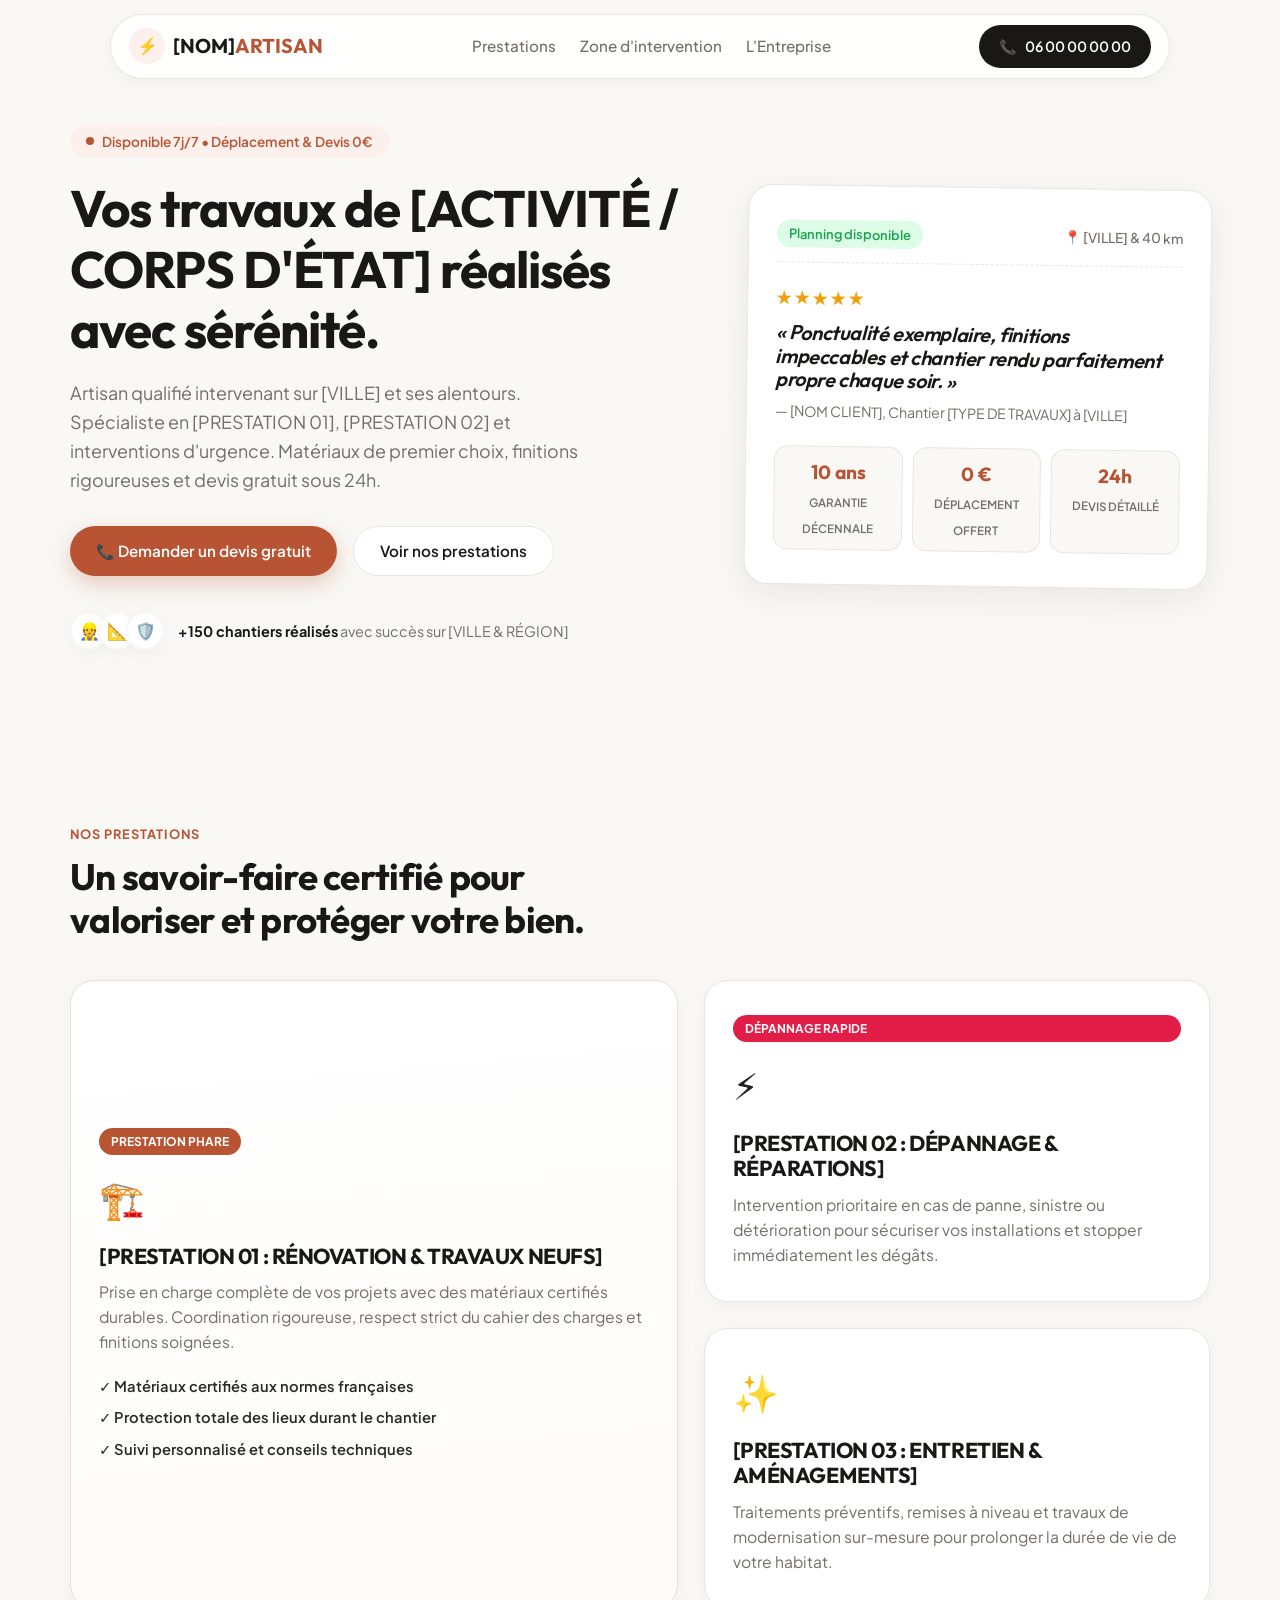
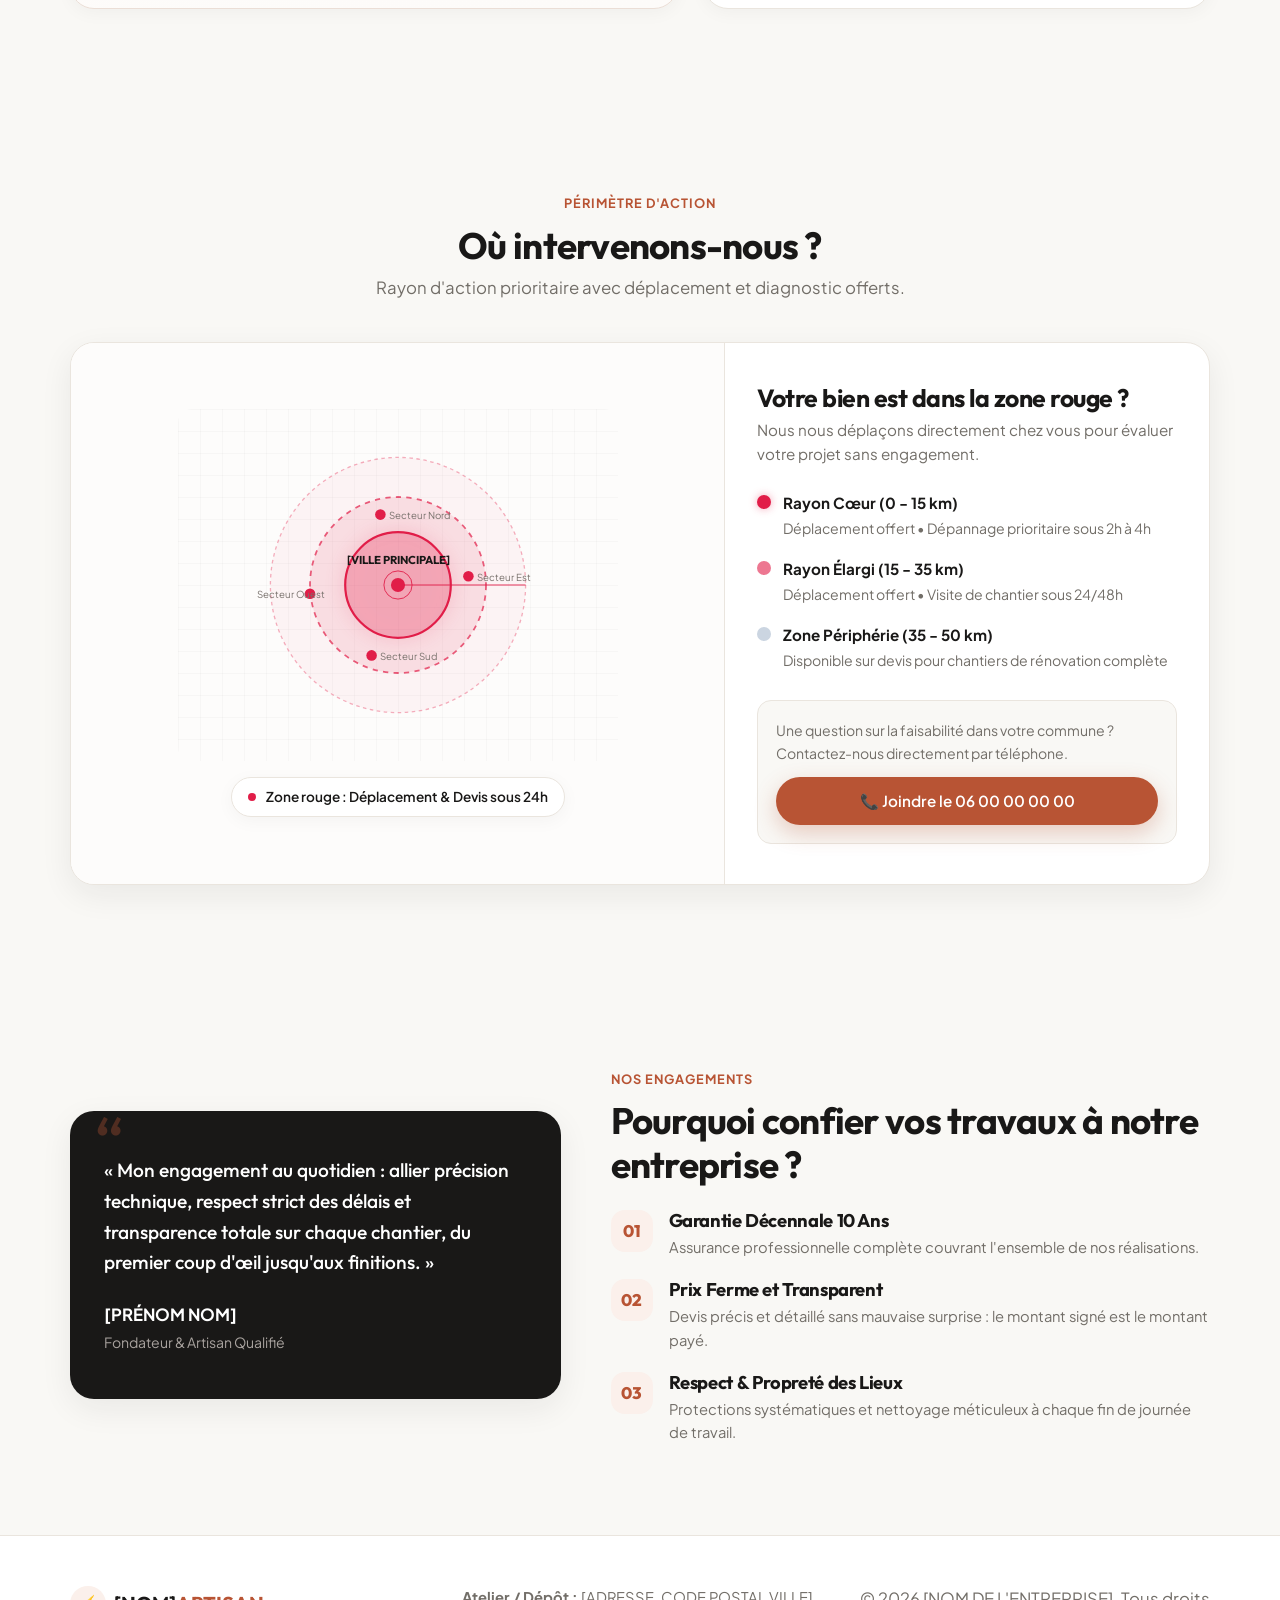
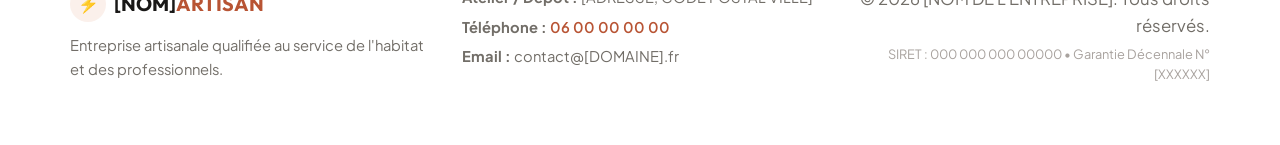
<file: premiere_maquette/index.html>
<!DOCTYPE html>
<html lang="fr">
<head>
    <meta charset="UTF-8">
    <meta name="viewport" content="width=device-width, initial-scale=1.0, viewport-fit=cover">
    <title>Template Vitrine Artisan | Modèle Pro Réutilisable</title>
    <!-- Typographies : Outfit (titres) & Plus Jakarta Sans (texte courant) -->
    <link rel="preconnect" href="https://fonts.googleapis.com">
    <link rel="preconnect" href="https://fonts.gstatic.com" crossorigin>
    <link href="https://fonts.googleapis.com/css2?family=Outfit:wght@500;600;700;800&family=Plus+Jakarta+Sans:wght@400;500;600;700&display=swap" rel="stylesheet">
    <link rel="stylesheet" href="style.css">
</head>
<body>

    <!-- ======================================================================
         NAVIGATION FLOTTANTE
         ====================================================================== -->
    <header class="header-wrapper">
        <nav class="navbar">
            <a href="#" class="logo">
                <span class="logo-mark">⚡</span>
                <span class="logo-text">[NOM]<span>ARTISAN</span></span>
            </a>
            
            <div class="nav-links">
                <a href="#services">Prestations</a>
                <a href="#zone">Zone d'intervention</a>
                <a href="#apropos">L'Entreprise</a>
            </div>

            <div class="nav-cta">
                <a href="tel:0600000000" class="btn btn-phone">
                    <span class="phone-icon">📞</span>
                    <span class="phone-number">06 00 00 00 00</span>
                </a>
            </div>
        </nav>
    </header>

    <main>
        <!-- ======================================================================
             HERO SECTION
             ====================================================================== -->
        <section class="hero">
            <div class="container hero-grid">
                <!-- Accroche principale -->
                <div class="hero-left">
                    <div class="pill-badge">
                        <span class="pulse-dot"></span>
                        <span>Disponible 7j/7 • Déplacement & Devis 0€</span>
                    </div>
                    <h1>Vos travaux de [ACTIVITÉ / CORPS D'ÉTAT] réalisés avec sérénité.</h1>
                    <p class="hero-subtext">
                        Artisan qualifié intervenant sur [VILLE] et ses alentours. 
                        Spécialiste en [PRESTATION 01], [PRESTATION 02] et interventions d'urgence. 
                        Matériaux de premier choix, finitions rigoureuses et devis gratuit sous 24h.
                    </p>
                    <div class="hero-cta-group">
                        <a href="tel:0600000000" class="btn btn-primary">📞 Demander un devis gratuit</a>
                        <a href="#services" class="btn btn-soft">Voir nos prestations</a>
                    </div>
                    
                    <div class="hero-trust-mini">
                        <div class="avatars">
                            <span class="avatar">👷</span>
                            <span class="avatar">📐</span>
                            <span class="avatar">🛡️</span>
                        </div>
                        <div class="trust-text">
                            <strong>+150 chantiers réalisés</strong> avec succès sur [VILLE & RÉGION]
                        </div>
                    </div>
                </div>

                <!-- Carte d'avis & réassurance -->
                <div class="hero-right">
                    <div class="floating-hero-card">
                        <div class="card-glass-header">
                            <span class="status-indicator">Planning disponible</span>
                            <span class="city-tag">📍 [VILLE] & 40 km</span>
                        </div>
                        <div class="card-body-highlight">
                            <div class="rating-stars">★★★★★</div>
                            <h3>« Ponctualité exemplaire, finitions impeccables et chantier rendu parfaitement propre chaque soir. »</h3>
                            <p>— [NOM CLIENT], Chantier [TYPE DE TRAVAUX] à [VILLE]</p>
                        </div>
                        <div class="hero-stats-row">
                            <div class="stat-pill">
                                <strong>10 ans</strong>
                                <span>Garantie Décennale</span>
                            </div>
                            <div class="stat-pill">
                                <strong>0 €</strong>
                                <span>Déplacement offert</span>
                            </div>
                            <div class="stat-pill">
                                <strong>24h</strong>
                                <span>Devis détaillé</span>
                            </div>
                        </div>
                    </div>
                </div>
            </div>
        </section>

        <!-- ======================================================================
             SECTION PRESTATIONS
             ====================================================================== -->
        <section id="services" class="section services-section">
            <div class="container">
                <div class="section-header-left">
                    <span class="tag">Nos Prestations</span>
                    <h2>Un savoir-faire certifié pour valoriser et protéger votre bien.</h2>
                </div>

                <div class="services-mosaic">
                    <!-- Prestation 01 (Mise en avant) -->
                    <div class="service-card featured">
                        <div class="service-badge">Prestation Phare</div>
                        <div class="service-icon">🏗️</div>
                        <h3>[PRESTATION 01 : RÉNOVATION & TRAVAUX NEUFS]</h3>
                        <p>Prise en charge complète de vos projets avec des matériaux certifiés durables. Coordination rigoureuse, respect strict du cahier des charges et finitions soignées.</p>
                        <ul class="service-perks">
                            <li>✓ Matériaux certifiés aux normes françaises</li>
                            <li>✓ Protection totale des lieux durant le chantier</li>
                            <li>✓ Suivi personnalisé et conseils techniques</li>
                        </ul>
                    </div>

                    <!-- Prestation 02 (Intervention rapide) -->
                    <div class="service-card">
                        <div class="service-badge alert-badge">Dépannage Rapide</div>
                        <div class="service-icon">⚡</div>
                        <h3>[PRESTATION 02 : DÉPANNAGE & RÉPARATIONS]</h3>
                        <p>Intervention prioritaire en cas de panne, sinistre ou détérioration pour sécuriser vos installations et stopper immédiatement les dégâts.</p>
                    </div>

                    <!-- Prestation 03 (Entretien / Amélioration) -->
                    <div class="service-card">
                        <div class="service-icon">✨</div>
                        <h3>[PRESTATION 03 : ENTRETIEN & AMÉNAGEMENTS]</h3>
                        <p>Traitements préventifs, remises à niveau et travaux de modernisation sur-mesure pour prolonger la durée de vie de votre habitat.</p>
                    </div>
                </div>
            </div>
        </section>

        <!-- ======================================================================
             SECTION CARTE INTERACTIVE & COUVERTURE GÉOGRAPHIQUE
             ====================================================================== -->
        <section id="zone" class="section map-section">
            <div class="container">
                <div class="map-intro">
                    <span class="tag">Périmètre d'action</span>
                    <h2>Où intervenons-nous ?</h2>
                    <p>Rayon d'action prioritaire avec déplacement et diagnostic offerts.</p>
                </div>

                <div class="map-container-card" id="intervention-map">
                    <!-- Carte Visuelle SVG -->
                    <div class="map-canvas-wrapper">
                        <svg viewBox="0 0 500 400" class="interactive-map-svg" aria-label="Carte des zones d'intervention">
                            <defs>
                                <pattern id="grid" width="25" height="25" patternUnits="userSpaceOnUse">
                                    <path d="M 25 0 L 0 0 0 25" fill="none" stroke="rgba(0,0,0,0.05)" stroke-width="1"/>
                                </pattern>
                                <filter id="glow" x="-20%" y="-20%" width="140%" height="140%">
                                    <feGaussianBlur stdDeviation="8" result="blur" />
                                    <feComposite in="SourceGraphic" in2="blur" operator="over" />
                                </filter>
                            </defs>

                            <rect width="100%" height="100%" fill="url(#grid)" rx="16"/>

                            <!-- Zones concentriques géographiques animées -->
                            <circle class="geo-zone zone-outer" cx="250" cy="200" r="145" />
                            <circle class="geo-zone zone-mid" cx="250" cy="200" r="100" />
                            <circle class="geo-zone zone-core" cx="250" cy="200" r="60" />

                            <!-- Radar d'activité -->
                            <line class="radar-line" x1="250" y1="200" x2="395" y2="200" />

                            <!-- Ville Centrale (Siège de l'artisan) -->
                            <g class="city-marker center-marker">
                                <circle cx="250" cy="200" r="8" class="marker-dot" />
                                <circle cx="250" cy="200" r="16" class="marker-pulse" />
                                <text x="250" y="176" class="marker-label">[VILLE PRINCIPALE]</text>
                            </g>

                            <!-- Secteurs Périphériques -->
                            <g class="city-marker town-1">
                                <circle cx="230" cy="120" r="6" class="marker-dot-sub" />
                                <text x="240" y="125" class="marker-label-sub">Secteur Nord</text>
                            </g>

                            <g class="city-marker town-2">
                                <circle cx="330" cy="190" r="6" class="marker-dot-sub" />
                                <text x="340" y="195" class="marker-label-sub">Secteur Est</text>
                            </g>

                            <g class="city-marker town-3">
                                <circle cx="220" cy="280" r="6" class="marker-dot-sub" />
                                <text x="230" y="285" class="marker-label-sub">Secteur Sud</text>
                            </g>

                            <g class="city-marker town-4">
                                <circle cx="150" cy="210" r="6" class="marker-dot-sub" />
                                <text x="90" y="215" class="marker-label-sub">Secteur Ouest</text>
                            </g>
                        </svg>

                        <div class="map-live-status">
                            <span class="live-blink"></span>
                            <span class="status-msg">Zone rouge : Déplacement & Devis sous 24h</span>
                        </div>
                    </div>

                    <!-- Détails par zone -->
                    <div class="map-info-panel">
                        <h3>Votre bien est dans la zone rouge ?</h3>
                        <p class="panel-subtitle">Nous nous déplaçons directement chez vous pour évaluer votre projet sans engagement.</p>

                        <div class="zone-details-list">
                            <div class="zone-item active-zone">
                                <div class="zone-color-bullet"></div>
                                <div class="zone-text">
                                    <strong>Rayon Cœur (0 - 15 km)</strong>
                                    <span>Déplacement offert • Dépannage prioritaire sous 2h à 4h</span>
                                </div>
                            </div>

                            <div class="zone-item active-zone">
                                <div class="zone-color-bullet mid"></div>
                                <div class="zone-text">
                                    <strong>Rayon Élargi (15 - 35 km)</strong>
                                    <span>Déplacement offert • Visite de chantier sous 24/48h</span>
                                </div>
                            </div>

                            <div class="zone-item">
                                <div class="zone-color-bullet light"></div>
                                <div class="zone-text">
                                    <strong>Zone Périphérie (35 - 50 km)</strong>
                                    <span>Disponible sur devis pour chantiers de rénovation complète</span>
                                </div>
                            </div>
                        </div>

                        <div class="zone-action-box">
                            <p>Une question sur la faisabilité dans votre commune ? Contactez-nous directement par téléphone.</p>
                            <a href="tel:0600000000" class="btn btn-primary full-width">📞 Joindre le 06 00 00 00 00</a>
                        </div>
                    </div>
                </div>
            </div>
        </section>

        <!-- ======================================================================
             SECTION À PROPOS & ENGAGEMENTS
             ====================================================================== -->
        <section id="apropos" class="section about-section">
            <div class="container about-grid">
                <div class="about-card-quote">
                    <span class="big-quote">“</span>
                    <blockquote>
                        « Mon engagement au quotidien : allier précision technique, respect strict des délais et transparence totale sur chaque chantier, du premier coup d'œil jusqu'aux finitions. »
                    </blockquote>
                    <div class="author-info">
                        <strong>[PRÉNOM NOM]</strong>
                        <span>Fondateur & Artisan Qualifié</span>
                    </div>
                </div>

                <div class="about-highlights">
                    <span class="tag">Nos Engagements</span>
                    <h2>Pourquoi confier vos travaux à notre entreprise ?</h2>
                    <div class="perks-list">
                        <div class="perk-box">
                            <div class="perk-num">01</div>
                            <div>
                                <h4>Garantie Décennale 10 Ans</h4>
                                <p>Assurance professionnelle complète couvrant l'ensemble de nos réalisations.</p>
                            </div>
                        </div>
                        <div class="perk-box">
                            <div class="perk-num">02</div>
                            <div>
                                <h4>Prix Ferme et Transparent</h4>
                                <p>Devis précis et détaillé sans mauvaise surprise : le montant signé est le montant payé.</p>
                            </div>
                        </div>
                        <div class="perk-box">
                            <div class="perk-num">03</div>
                            <div>
                                <h4>Respect & Propreté des Lieux</h4>
                                <p>Protections systématiques et nettoyage méticuleux à chaque fin de journée de travail.</p>
                            </div>
                        </div>
                    </div>
                </div>
            </div>
        </section>
    </main>

    <!-- ======================================================================
         FOOTER
         ====================================================================== -->
    <footer class="footer">
        <div class="container footer-layout">
            <div class="footer-brand">
                <div class="logo">
                    <span class="logo-mark">⚡</span>
                    <span class="logo-text">[NOM]<span>ARTISAN</span></span>
                </div>
                <p>Entreprise artisanale qualifiée au service de l'habitat et des professionnels.</p>
            </div>
            
            <div class="footer-contact">
                <p><strong>Atelier / Dépôt :</strong> [ADRESSE, CODE POSTAL VILLE]</p>
                <p><strong>Téléphone :</strong> <a href="tel:0600000000">06 00 00 00 00</a></p>
                <p><strong>Email :</strong> contact@[DOMAINE].fr</p>
            </div>

            <div class="footer-legal">
                <p>&copy; 2026 [NOM DE L'ENTREPRISE]. Tous droits réservés.</p>
                <p class="sub-legal">SIRET : 000 000 000 00000 • Garantie Décennale N° [XXXXXX]</p>
            </div>
        </div>
    </footer>

    <!-- ======================================================================
         BARRE D'ACTION FIXE SOUS LE POUCE (Mobile)
         ====================================================================== -->
    <aside class="mobile-bottom-bar" aria-label="Bouton d'appel rapide mobile">
        <div class="bottom-bar-inner">
            <div class="bottom-bar-info">
                <span class="bar-pulse-dot"></span>
                <span class="bar-text">Urgence 7j/7 • Devis 0€</span>
            </div>
            <a href="tel:0600000000" class="btn btn-call-float">
                <span class="phone-shake">📞</span>
                <span>06 00 00 00 00</span>
            </a>
        </div>
    </aside>

    <!-- Script animation de la zone rouge au scroll -->
    <script>
        document.addEventListener('DOMContentLoaded', () => {
            const mapSection = document.getElementById('intervention-map');
            
            if ('IntersectionObserver' in window) {
                const mapObserver = new IntersectionObserver((entries, observer) => {
                    entries.forEach(entry => {
                        if (entry.isIntersecting) {
                            mapSection.classList.add('map-active');
                            observer.unobserve(entry.target);
                        }
                    });
                }, { threshold: 0.2 });

                mapObserver.observe(mapSection);
            } else {
                mapSection.classList.add('map-active');
            }
        });
    </script>
</body>
</html>
</file>
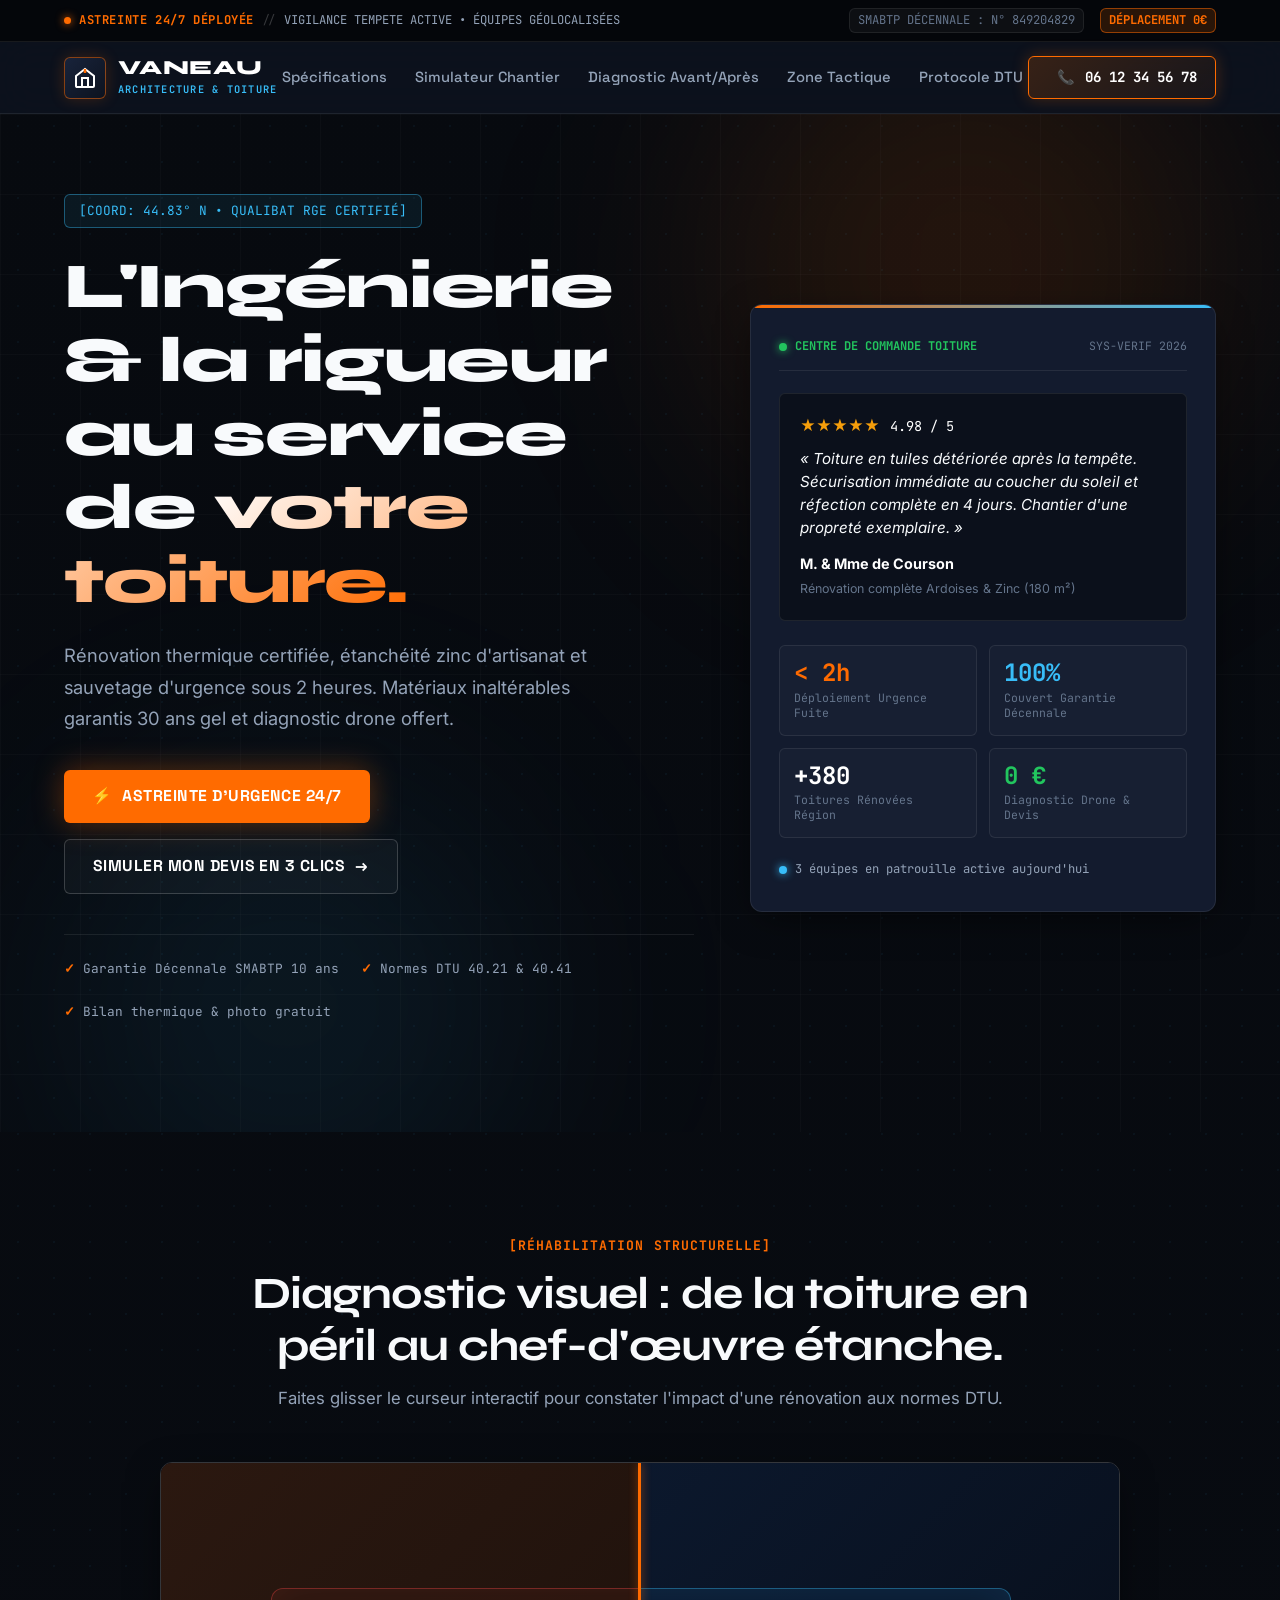
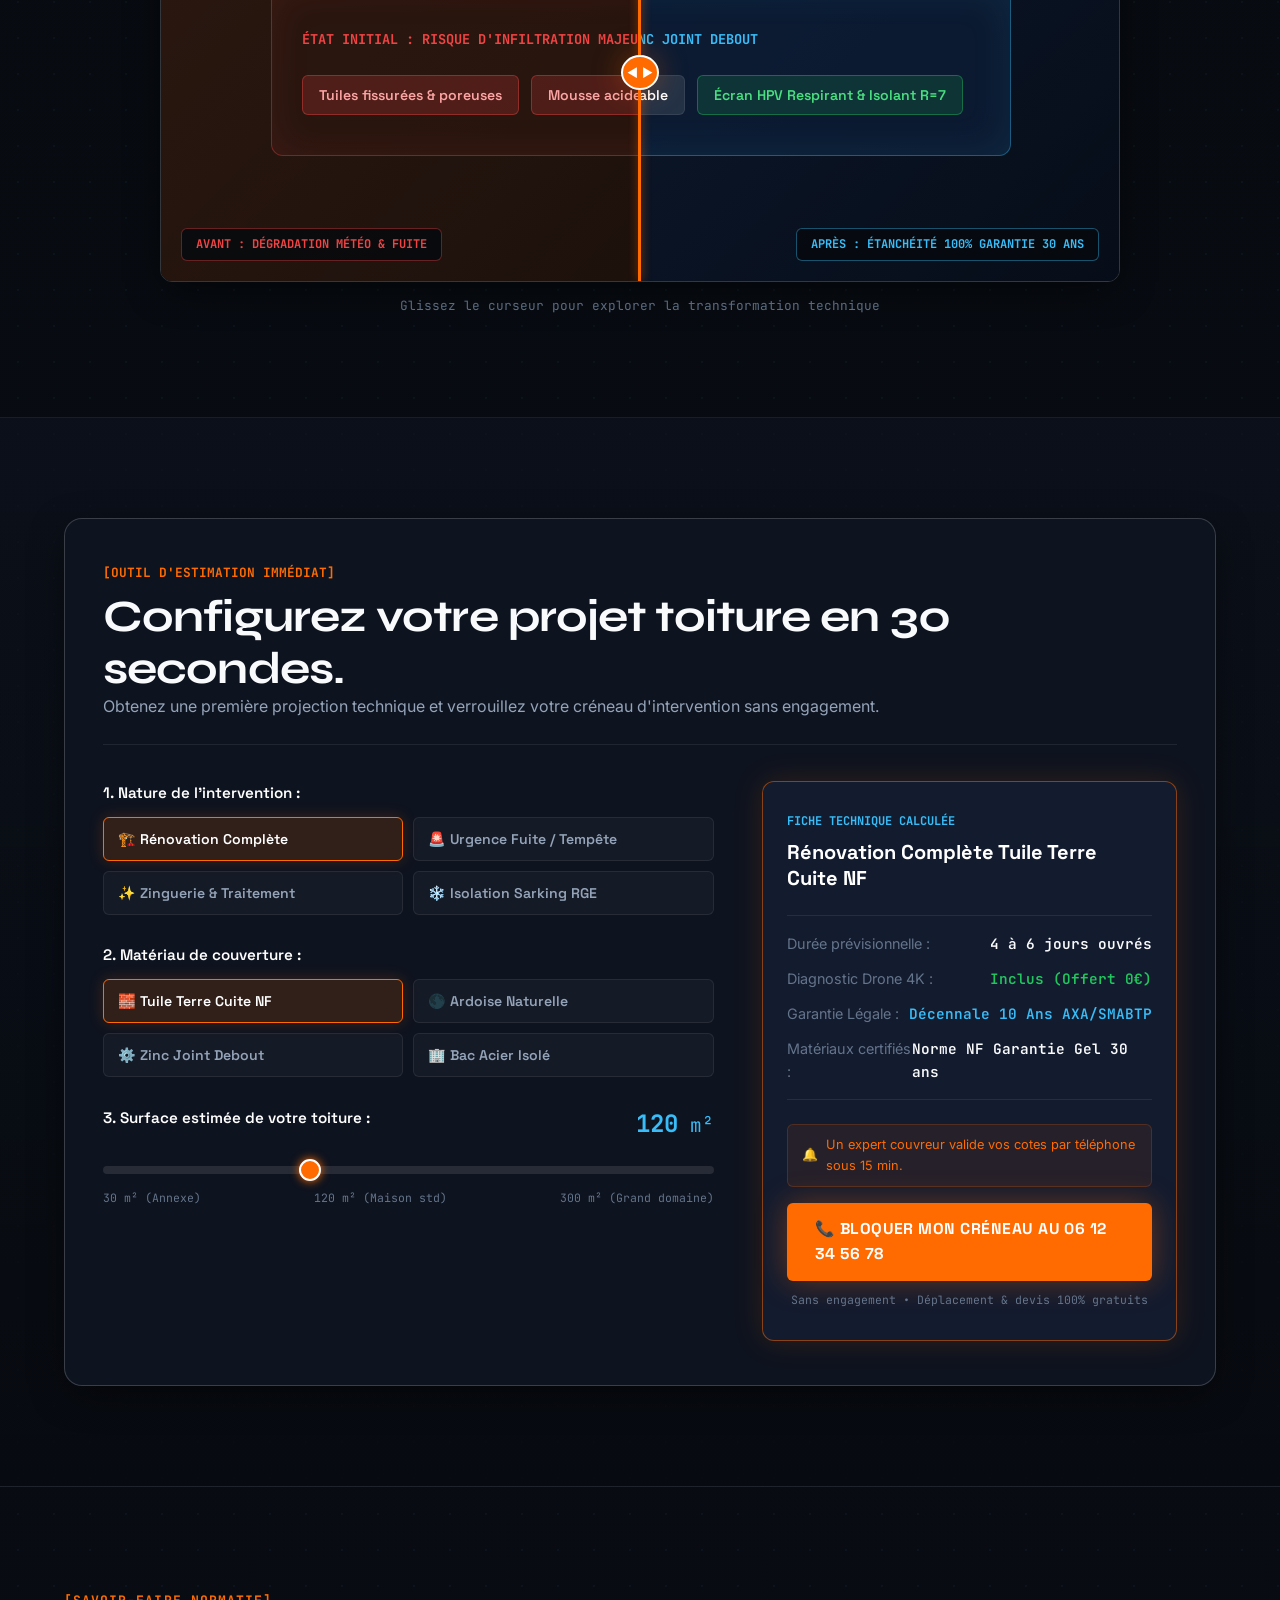
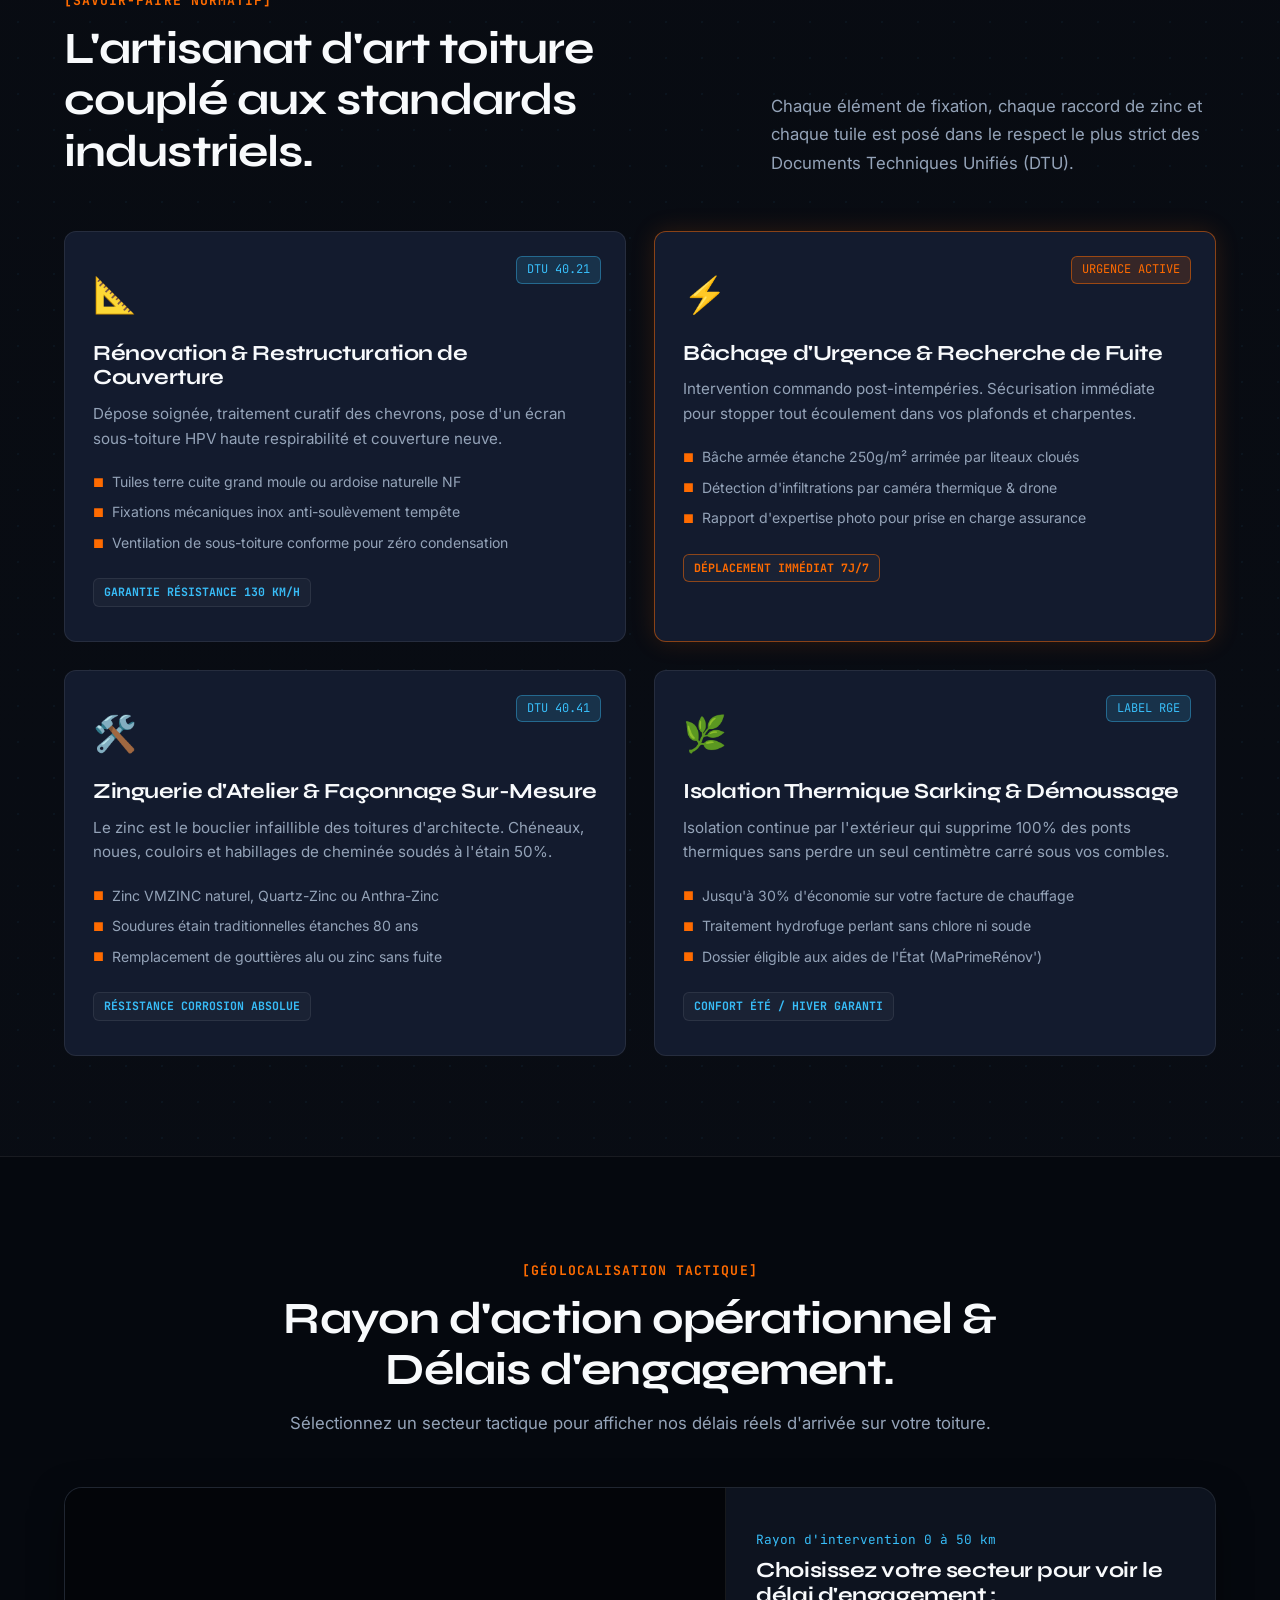
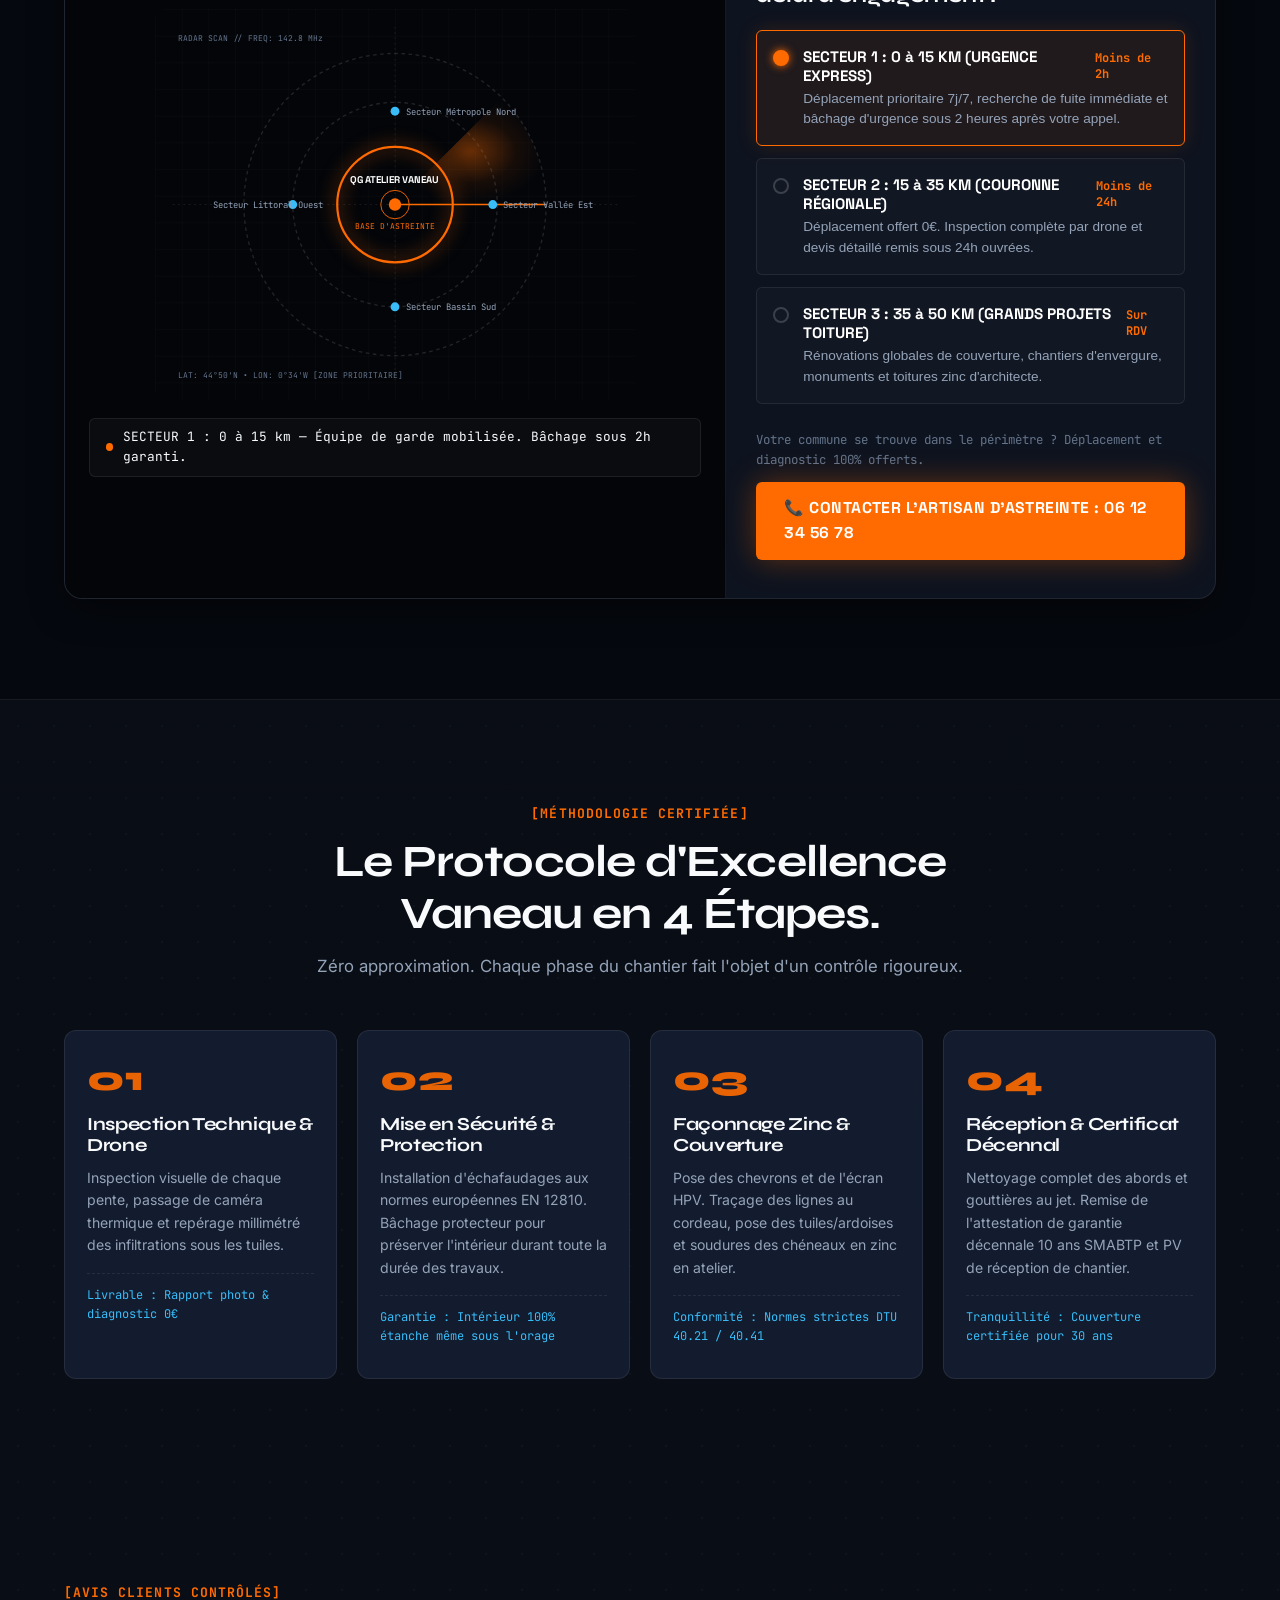
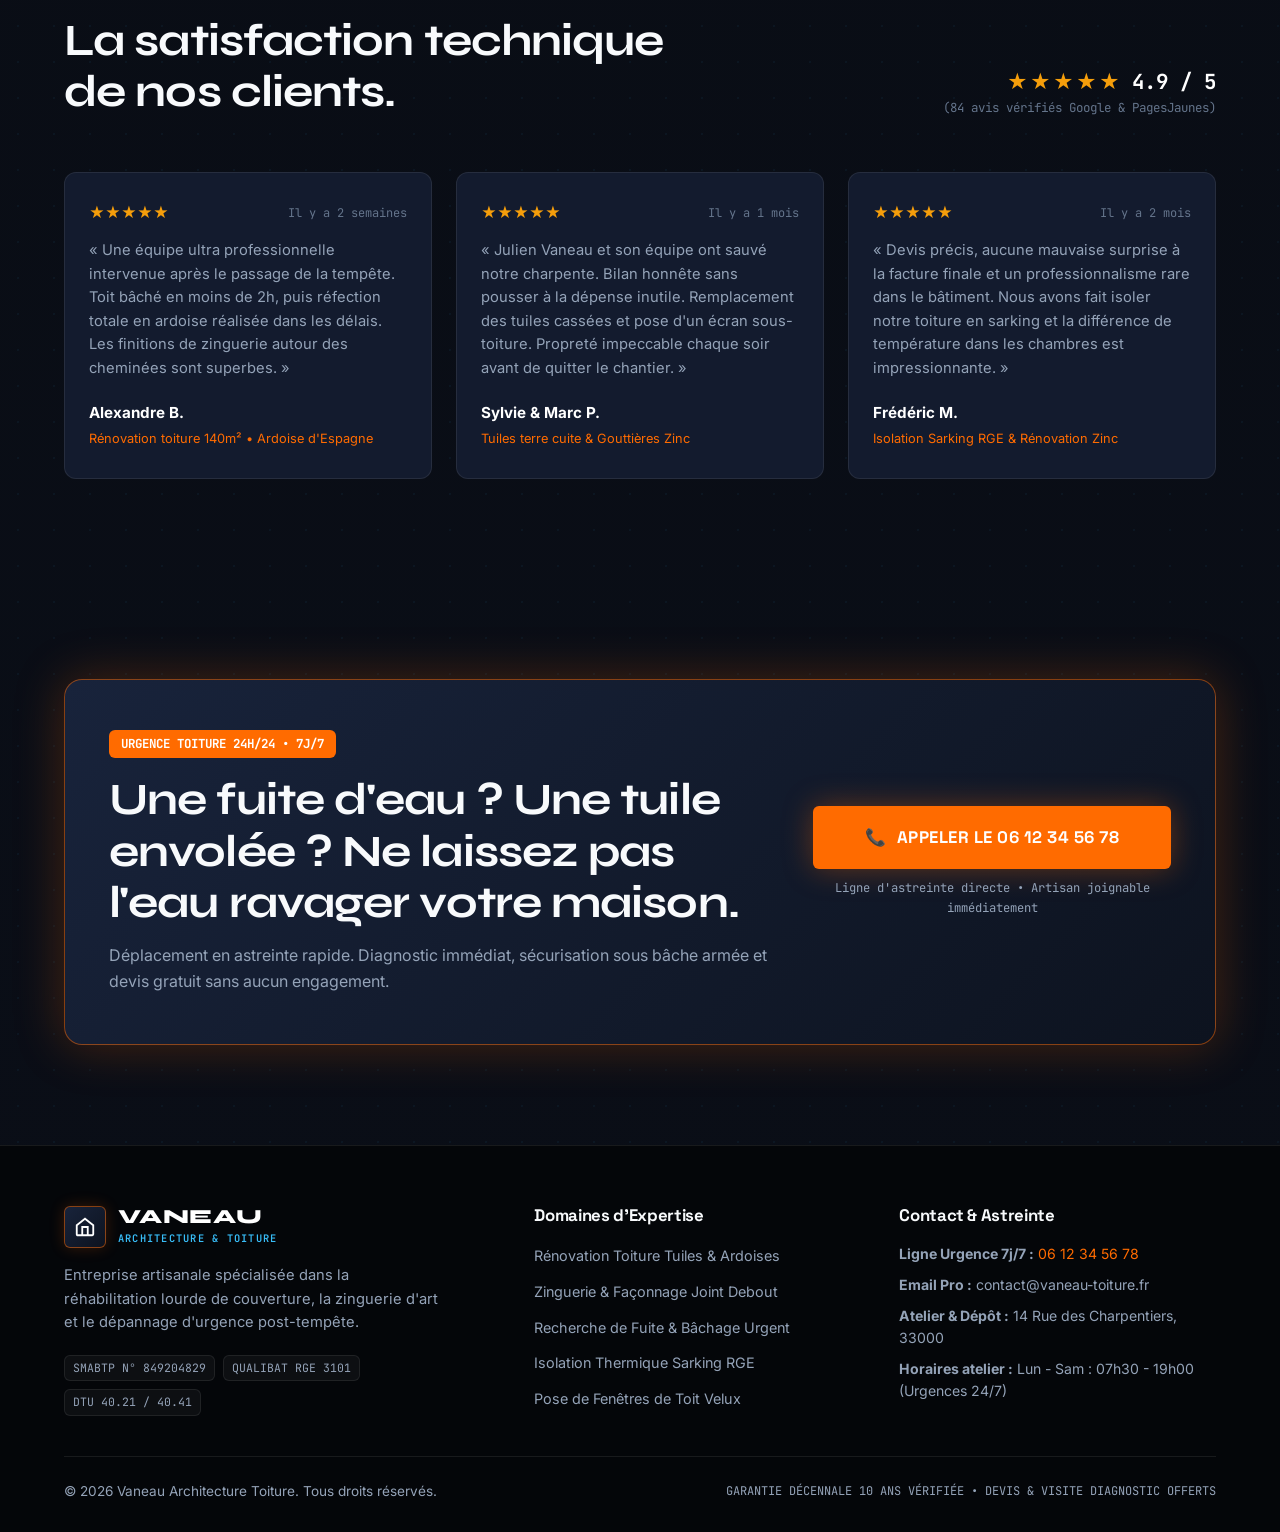
<file: deuxieme_maquette.html>
<!DOCTYPE html>
<html lang="fr">
<head>
    <meta charset="UTF-8">
    <meta name="viewport" content="width=device-width, initial-scale=1.0, viewport-fit=cover">
    <title>Vaneau Architecture Toiture | Haute Précision, Zinguerie & Urgence Toiture</title>
    <!-- Polices Architecturales & Précision Industrielle : Syne, Space Grotesk, Inter, JetBrains Mono -->
    <link rel="preconnect" href="https://fonts.googleapis.com">
    <link rel="preconnect" href="https://fonts.gstatic.com" crossorigin>
    <link href="https://fonts.googleapis.com/css2?family=Inter:wght@300;400;500;600;700&family=JetBrains+Mono:wght@400;500;700&family=Space+Grotesk:wght@500;600;700&family=Syne:wght@700;800&display=swap" rel="stylesheet">
    <link rel="stylesheet" href="deuxieme_maquette/style.css">
</head>
<body>

    <!-- 0. BANDEAU DE VEILLE MÉTÉO & TÉLÉMÉTRIE D'URGENCE -->
    <div class="tech-ticker-bar">
        <div class="container ticker-flex">
            <div class="ticker-status">
                <span class="laser-dot"></span>
                <span class="ticker-label">ASTREINTE 24/7 DÉPLOYÉE</span>
                <span class="ticker-sep">//</span>
                <span class="ticker-info">VIGILANCE TEMPETE ACTIVE • ÉQUIPES GÉOLOCALISÉES</span>
            </div>
            <div class="ticker-meta">
                <span class="meta-tag">SMABTP DÉCENNALE : N° 849204829</span>
                <span class="meta-tag highlight">DÉPLACEMENT 0€</span>
            </div>
        </div>
    </div>

    <!-- 1. NAVIGATION ARCHITECTURALE HUD -->
    <header class="header-hud">
        <nav class="navbar-hud container">
            <a href="#" class="logo-hud">
                <div class="logo-icon-box">
                    <svg width="24" height="24" viewBox="0 0 24 24" fill="none" stroke="currentColor" stroke-width="2">
                        <path d="M3 10L12 3L21 10V20C21 20.55 20.55 21 20 21H4C3.45 21 3 20.55 3 20V10Z" />
                        <path d="M9 21V12H15V21" />
                        <line x1="12" y1="3" x2="12" y2="7" stroke="#FF6B00" stroke-width="2.5" />
                    </svg>
                </div>
                <div class="logo-text-block">
                    <span class="logo-brand">VANEAU</span>
                    <span class="logo-sub">ARCHITECTURE & TOITURE</span>
                </div>
            </a>
            
            <div class="nav-menu">
                <a href="#services" class="nav-item">Spécifications</a>
                <a href="#simulateur" class="nav-item">Simulateur Chantier</a>
                <a href="#comparateur" class="nav-item">Diagnostic Avant/Après</a>
                <a href="#radar" class="nav-item">Zone Tactique</a>
                <a href="#protocole" class="nav-item">Protocole DTU</a>
            </div>

            <div class="nav-action">
                <a href="tel:0612345678" class="hud-phone-btn">
                    <span class="hud-pulse-ring"></span>
                    <span class="hud-icon">📞</span>
                    <span class="hud-num">06 12 34 56 78</span>
                </a>
            </div>
        </nav>
    </header>

    <main>
        <!-- 2. HERO COCKPIT : INDUSTRIAL PRECISION & POWER -->
        <section class="hero-industrial">
            <div class="blueprint-grid-overlay"></div>
            <div class="ambient-glow glow-1"></div>
            <div class="ambient-glow glow-2"></div>

            <div class="container hero-industrial-grid">
                <!-- Colonne Gauche : Copywriting Haute Précision -->
                <div class="hero-content">
                    <div class="hud-badge">
                        <span class="coord-indicator">[COORD: 44.83° N • QUALIBAT RGE CERTIFIÉ]</span>
                    </div>
                    <h1 class="hero-title">
                        L'Ingénierie & la rigueur au service de <span class="gradient-text">votre toiture.</span>
                    </h1>
                    <p class="hero-lead">
                        Rénovation thermique certifiée, étanchéité zinc d'artisanat et sauvetage d'urgence sous 2 heures. 
                        Matériaux inaltérables garantis 30 ans gel et diagnostic drone offert.
                    </p>

                    <div class="hero-actions">
                        <a href="tel:0612345678" class="btn-tech btn-flame">
                            <span class="btn-icon">⚡</span>
                            <span>Astreinte d'Urgence 24/7</span>
                        </a>
                        <a href="#simulateur" class="btn-tech btn-outline">
                            <span>Simuler mon devis en 3 clics</span>
                            <span class="arrow-right">→</span>
                        </a>
                    </div>

                    <!-- Micro-télémétrie de confiance -->
                    <div class="tech-assurance-strip">
                        <div class="assurance-item">
                            <span class="check-mark">✓</span>
                            <span>Garantie Décennale SMABTP 10 ans</span>
                        </div>
                        <div class="assurance-item">
                            <span class="check-mark">✓</span>
                            <span>Normes DTU 40.21 & 40.41</span>
                        </div>
                        <div class="assurance-item">
                            <span class="check-mark">✓</span>
                            <span>Bilan thermique & photo gratuit</span>
                        </div>
                    </div>
                </div>

                <!-- Colonne Droite : HUD Cockpit & Télémétrie en temps réel -->
                <div class="hero-cockpit">
                    <div class="cockpit-panel">
                        <div class="panel-header">
                            <div class="panel-tag">
                                <span class="live-beacon"></span>
                                <span>CENTRE DE COMMANDE TOITURE</span>
                            </div>
                            <span class="panel-code">SYS-VERIF 2026</span>
                        </div>

                        <div class="cockpit-highlight">
                            <div class="stars-tech">★★★★★ <span class="rating-val">4.98 / 5</span></div>
                            <div class="quote-text">
                                « Toiture en tuiles détériorée après la tempête. Sécurisation immédiate au coucher du soleil et réfection complète en 4 jours. Chantier d'une propreté exemplaire. »
                            </div>
                            <div class="quote-signature">
                                <strong>M. & Mme de Courson</strong>
                                <span>Rénovation complète Ardoises & Zinc (180 m²)</span>
                            </div>
                        </div>

                        <!-- 4 Piliers Télémétriques -->
                        <div class="telemetry-grid">
                            <div class="telemetry-card">
                                <div class="tele-val text-amber">&lt; 2h</div>
                                <div class="tele-label">Déploiement Urgence Fuite</div>
                            </div>
                            <div class="telemetry-card">
                                <div class="tele-val text-cyan">100%</div>
                                <div class="tele-label">Couvert Garantie Décennale</div>
                            </div>
                            <div class="telemetry-card">
                                <div class="tele-val text-white">+380</div>
                                <div class="tele-label">Toitures Rénovées Région</div>
                            </div>
                            <div class="telemetry-card">
                                <div class="tele-val text-green">0 €</div>
                                <div class="tele-label">Diagnostic Drone & Devis</div>
                            </div>
                        </div>

                        <div class="cockpit-footer">
                            <div class="radar-ping-icon"></div>
                            <span>3 équipes en patrouille active aujourd'hui</span>
                        </div>
                    </div>
                </div>
            </div>
        </section>

        <!-- 3. COMPARATEUR INTERACTIF AVANT / APRÈS (Slider) -->
        <section id="comparateur" class="section dark-section">
            <div class="container">
                <div class="section-title-center">
                    <span class="section-badge">[RÉHABILITATION STRUCTURELLE]</span>
                    <h2>Diagnostic visuel : de la toiture en péril au chef-d'œuvre étanche.</h2>
                    <p class="section-desc">
                        Faites glisser le curseur interactif pour constater l'impact d'une rénovation aux normes DTU.
                    </p>
                </div>

                <div class="interactive-slider-wrapper">
                    <div class="comparison-container" id="roof-compare-box">
                        <!-- Couche Après -->
                        <div class="comparison-layer layer-after">
                            <div class="layer-visual roof-after-graphic">
                                <div class="blueprint-lines"></div>
                                <div class="roof-structure-visual">
                                    <div class="spec-roof-hero modern-roof">
                                        <div class="roof-tag-overlay tag-clean">RÉNOVATION LIVRÉE : ARDOISE SÉLECTION & ZINC JOINT DEBOUT</div>
                                        <div class="roof-schema-elements">
                                            <div class="layer-pill pill-zinc">Zinc VMZINC Quartz</div>
                                            <div class="layer-pill pill-ardoise">Ardoise NF A1 Inaltérable</div>
                                            <div class="layer-pill pill-isol">Écran HPV Respirant & Isolant R=7</div>
                                        </div>
                                    </div>
                                </div>
                            </div>
                            <span class="comparison-badge badge-after">APRÈS : ÉTANCHÉITÉ 100% GARANTIE 30 ANS</span>
                        </div>

                        <!-- Couche Avant -->
                        <div class="comparison-layer layer-before" id="layer-before">
                            <div class="layer-visual roof-before-graphic">
                                <div class="roof-structure-visual">
                                    <div class="spec-roof-hero damaged-roof">
                                        <div class="roof-tag-overlay tag-damaged">ÉTAT INITIAL : RISQUE D'INFILTRATION MAJEUR</div>
                                        <div class="roof-schema-elements">
                                            <div class="layer-pill pill-danger">Tuiles fissurées & poreuses</div>
                                            <div class="layer-pill pill-danger">Mousse acide & liteaux pourris</div>
                                            <div class="layer-pill pill-danger">Gouttières percées</div>
                                        </div>
                                    </div>
                                </div>
                            </div>
                            <span class="comparison-badge badge-before">AVANT : DÉGRADATION MÉTÉO & FUITE</span>
                        </div>

                        <!-- Poignée de contrôle -->
                        <div class="comparison-handle" id="slider-handle">
                            <div class="handle-line"></div>
                            <div class="handle-button">
                                <span>◄</span>
                                <span>►</span>
                            </div>
                            <div class="handle-line"></div>
                        </div>

                        <input type="range" min="0" max="100" value="50" class="range-slider-input" id="roof-range-input" aria-label="Curseur comparateur avant après toiture">
                    </div>

                    <div class="slider-helper-text">
                        <span>Glissez le curseur pour explorer la transformation technique</span>
                    </div>
                </div>
            </div>
        </section>

        <!-- 4. SIMULATEUR / CALCULATEUR DE CHANTIER INTERACTIF -->
        <section id="simulateur" class="section calc-section">
            <div class="container">
                <div class="calc-panel-wrapper">
                    <div class="calc-header">
                        <div class="calc-tag">[OUTIL D'ESTIMATION IMMÉDIAT]</div>
                        <h2>Configurez votre projet toiture en 30 secondes.</h2>
                        <p>Obtenez une première projection technique et verrouillez votre créneau d'intervention sans engagement.</p>
                    </div>

                    <div class="calc-grid">
                        <div class="calc-controls">
                            <!-- Choix 1 -->
                            <div class="control-group">
                                <label class="control-label">1. Nature de l'intervention :</label>
                                <div class="options-pills" id="opt-service">
                                    <button type="button" class="opt-btn active" data-service="renov" data-base="140" data-delai="4 à 6 jours">
                                        🏗️ Rénovation Complète
                                    </button>
                                    <button type="button" class="opt-btn" data-service="urgence" data-base="0" data-delai="Moins de 2h">
                                        🚨 Urgence Fuite / Tempête
                                    </button>
                                    <button type="button" class="opt-btn" data-service="zinguerie" data-base="65" data-delai="1 à 2 jours">
                                        ✨ Zinguerie & Traitement
                                    </button>
                                    <button type="button" class="opt-btn" data-service="isolation" data-base="110" data-delai="3 à 4 jours">
                                        ❄️ Isolation Sarking RGE
                                    </button>
                                </div>
                            </div>

                            <!-- Choix 2 -->
                            <div class="control-group">
                                <label class="control-label">2. Matériau de couverture :</label>
                                <div class="options-pills" id="opt-material">
                                    <button type="button" class="opt-btn active" data-material="tuile" data-coeff="1">
                                        🧱 Tuile Terre Cuite NF
                                    </button>
                                    <button type="button" class="opt-btn" data-material="ardoise" data-coeff="1.35">
                                        🌑 Ardoise Naturelle
                                    </button>
                                    <button type="button" class="opt-btn" data-material="zinc" data-coeff="1.5">
                                        ⚙️ Zinc Joint Debout
                                    </button>
                                    <button type="button" class="opt-btn" data-material="acier" data-coeff="1.1">
                                        🏢 Bac Acier Isolé
                                    </button>
                                </div>
                            </div>

                            <!-- Choix 3 -->
                            <div class="control-group">
                                <div class="label-with-value">
                                    <label class="control-label" for="surface-range">3. Surface estimée de votre toiture :</label>
                                    <span class="range-display-val"><strong id="surface-val">120</strong> m²</span>
                                </div>
                                <input type="range" id="surface-range" min="30" max="300" step="5" value="120" class="tech-range">
                                <div class="range-milestones">
                                    <span>30 m² (Annexe)</span>
                                    <span>120 m² (Maison std)</span>
                                    <span>300 m² (Grand domaine)</span>
                                </div>
                            </div>
                        </div>

                        <!-- Résumé Dynamique -->
                        <div class="calc-summary-card">
                            <div class="summary-badge">FICHE TECHNIQUE CALCULÉE</div>
                            <div class="summary-title" id="summary-title">Rénovation Complète Tuile Terre Cuite NF</div>

                            <div class="summary-metrics">
                                <div class="metric-row">
                                    <span class="m-label">Durée prévisionnelle :</span>
                                    <span class="m-val" id="metric-duration">4 à 6 jours ouvrés</span>
                                </div>
                                <div class="metric-row">
                                    <span class="m-label">Diagnostic Drone 4K :</span>
                                    <span class="m-val text-green">Inclus (Offert 0€)</span>
                                </div>
                                <div class="metric-row">
                                    <span class="m-label">Garantie Légale :</span>
                                    <span class="m-val text-cyan">Décennale 10 Ans AXA/SMABTP</span>
                                </div>
                                <div class="metric-row">
                                    <span class="m-label">Matériaux certifiés :</span>
                                    <span class="m-val">Norme NF Garantie Gel 30 ans</span>
                                </div>
                            </div>

                            <div class="instant-action-block">
                                <div class="action-alert">
                                    <span class="bell-icon">🔔</span>
                                    <span>Un expert couvreur valide vos cotes par téléphone sous 15 min.</span>
                                </div>
                                <a href="tel:0612345678" class="btn-tech btn-flame full-btn">
                                    <span>📞 Bloquer mon créneau au 06 12 34 56 78</span>
                                </a>
                                <div class="sub-guarantee">Sans engagement • Déplacement & devis 100% gratuits</div>
                            </div>
                        </div>
                    </div>
                </div>
            </div>
        </section>

        <!-- 5. SPÉCIFICATIONS TECHNIQUES -->
        <section id="services" class="section specs-section">
            <div class="container">
                <div class="section-title-row">
                    <div>
                        <span class="section-badge">[SAVOIR-FAIRE NORMATIF]</span>
                        <h2>L'artisanat d'art toiture couplé aux standards industriels.</h2>
                    </div>
                    <p class="section-lead-right">
                        Chaque élément de fixation, chaque raccord de zinc et chaque tuile est posé dans le respect le plus strict des Documents Techniques Unifiés (DTU).
                    </p>
                </div>

                <div class="specs-grid">
                    <div class="spec-card">
                        <div class="card-corner-tag">DTU 40.21</div>
                        <div class="spec-icon-box">📐</div>
                        <h3>Rénovation & Restructuration de Couverture</h3>
                        <p class="spec-text">
                            Dépose soignée, traitement curatif des chevrons, pose d'un écran sous-toiture HPV haute respirabilité et couverture neuve.
                        </p>
                        <ul class="spec-list">
                            <li><span class="dot">■</span> Tuiles terre cuite grand moule ou ardoise naturelle NF</li>
                            <li><span class="dot">■</span> Fixations mécaniques inox anti-soulèvement tempête</li>
                            <li><span class="dot">■</span> Ventilation de sous-toiture conforme pour zéro condensation</li>
                        </ul>
                        <div class="spec-badge-footer">GARANTIE RÉSISTANCE 130 KM/H</div>
                    </div>

                    <div class="spec-card spec-highlight">
                        <div class="card-corner-tag alert">URGENCE ACTIVE</div>
                        <div class="spec-icon-box">⚡</div>
                        <h3>Bâchage d'Urgence & Recherche de Fuite</h3>
                        <p class="spec-text">
                            Intervention commando post-intempéries. Sécurisation immédiate pour stopper tout écoulement dans vos plafonds et charpentes.
                        </p>
                        <ul class="spec-list">
                            <li><span class="dot">■</span> Bâche armée étanche 250g/m² arrimée par liteaux cloués</li>
                            <li><span class="dot">■</span> Détection d'infiltrations par caméra thermique & drone</li>
                            <li><span class="dot">■</span> Rapport d'expertise photo pour prise en charge assurance</li>
                        </ul>
                        <div class="spec-badge-footer flame">DÉPLACEMENT IMMÉDIAT 7J/7</div>
                    </div>

                    <div class="spec-card">
                        <div class="card-corner-tag">DTU 40.41</div>
                        <div class="spec-icon-box">🛠️</div>
                        <h3>Zinguerie d'Atelier & Façonnage Sur-Mesure</h3>
                        <p class="spec-text">
                            Le zinc est le bouclier infaillible des toitures d'architecte. Chéneaux, noues, couloirs et habillages de cheminée soudés à l'étain 50%.
                        </p>
                        <ul class="spec-list">
                            <li><span class="dot">■</span> Zinc VMZINC naturel, Quartz-Zinc ou Anthra-Zinc</li>
                            <li><span class="dot">■</span> Soudures étain traditionnelles étanches 80 ans</li>
                            <li><span class="dot">■</span> Remplacement de gouttières alu ou zinc sans fuite</li>
                        </ul>
                        <div class="spec-badge-footer">RÉSISTANCE CORROSION ABSOLUE</div>
                    </div>

                    <div class="spec-card">
                        <div class="card-corner-tag">LABEL RGE</div>
                        <div class="spec-icon-box">🌿</div>
                        <h3>Isolation Thermique Sarking & Démoussage</h3>
                        <p class="spec-text">
                            Isolation continue par l'extérieur qui supprime 100% des ponts thermiques sans perdre un seul centimètre carré sous vos combles.
                        </p>
                        <ul class="spec-list">
                            <li><span class="dot">■</span> Jusqu'à 30% d'économie sur votre facture de chauffage</li>
                            <li><span class="dot">■</span> Traitement hydrofuge perlant sans chlore ni soude</li>
                            <li><span class="dot">■</span> Dossier éligible aux aides de l'État (MaPrimeRénov')</li>
                        </ul>
                        <div class="spec-badge-footer">CONFORT ÉTÉ / HIVER GARANTI</div>
                    </div>
                </div>
            </div>
        </section>

        <!-- 6. RADAR TACTIQUE INTERACTIF -->
        <section id="radar" class="section radar-tactical-section">
            <div class="container">
                <div class="section-title-center">
                    <span class="section-badge">[GÉOLOCALISATION TACTIQUE]</span>
                    <h2>Rayon d'action opérationnel & Délais d'engagement.</h2>
                    <p class="section-desc">
                        Sélectionnez un secteur tactique pour afficher nos délais réels d'arrivée sur votre toiture.
                    </p>
                </div>

                <div class="radar-card-layout">
                    <div class="radar-viewport">
                        <svg viewBox="0 0 540 440" class="tactical-svg" id="tactical-radar-svg" aria-label="Radar tactique de géolocalisation des urgences toiture">
                            <defs>
                                <radialGradient id="radarScanGrad" cx="50%" cy="50%" r="50%">
                                    <stop offset="0%" stop-color="rgba(255, 107, 0, 0.4)" />
                                    <stop offset="60%" stop-color="rgba(255, 107, 0, 0.08)" />
                                    <stop offset="100%" stop-color="rgba(255, 107, 0, 0)" />
                                </radialGradient>
                                <pattern id="hudGrid" width="30" height="30" patternUnits="userSpaceOnUse">
                                    <path d="M 30 0 L 0 0 0 30" fill="none" stroke="rgba(255,255,255,0.04)" stroke-width="1"/>
                                </pattern>
                            </defs>

                            <rect width="100%" height="100%" fill="url(#hudGrid)" rx="12"/>

                            <line x1="270" y1="20" x2="270" y2="420" stroke="rgba(255,255,255,0.1)" stroke-dasharray="2, 4"/>
                            <line x1="20" y1="220" x2="520" y2="220" stroke="rgba(255,255,255,0.1)" stroke-dasharray="2, 4"/>

                            <circle class="radar-ring ring-outer" id="svg-ring-outer" cx="270" cy="220" r="170" />
                            <circle class="radar-ring ring-mid" id="svg-ring-mid" cx="270" cy="220" r="115" />
                            <circle class="radar-ring ring-core" id="svg-ring-core" cx="270" cy="220" r="65" />

                            <g class="radar-sweeper">
                                <path d="M 270 220 L 440 220 A 170 170 0 0 0 390 100 Z" fill="url(#radarScanGrad)"/>
                                <line x1="270" y1="220" x2="440" y2="220" stroke="#FF6B00" stroke-width="1.8"/>
                            </g>

                            <g class="qg-marker">
                                <circle cx="270" cy="220" r="7" class="qg-dot"/>
                                <circle cx="270" cy="220" r="16" class="qg-pulse"/>
                                <text x="270" y="196" class="qg-label">QG ATELIER VANEAU</text>
                                <text x="270" y="248" class="qg-sublabel">BASE D'ASTREINTE</text>
                            </g>

                            <g class="sat-marker" id="marker-north">
                                <circle cx="270" cy="115" r="5" class="sat-dot"/>
                                <text x="282" y="119" class="sat-label">Secteur Métropole Nord</text>
                            </g>
                            <g class="sat-marker" id="marker-east">
                                <circle cx="380" cy="220" r="5" class="sat-dot"/>
                                <text x="392" y="224" class="sat-label">Secteur Vallée Est</text>
                            </g>
                            <g class="sat-marker" id="marker-south">
                                <circle cx="270" cy="335" r="5" class="sat-dot"/>
                                <text x="282" y="339" class="sat-label">Secteur Bassin Sud</text>
                            </g>
                            <g class="sat-marker" id="marker-west">
                                <circle cx="155" cy="220" r="5" class="sat-dot"/>
                                <text x="65" y="224" class="sat-label">Secteur Littoral Ouest</text>
                            </g>

                            <text x="26" y="36" class="hud-corner-text">RADAR SCAN // FREQ: 142.8 MHz</text>
                            <text x="26" y="415" class="hud-corner-text" id="live-coord-text">LAT: 44°50'N • LON: 0°34'W</text>
                        </svg>

                        <div class="radar-live-bar">
                            <span class="live-dot-pulse"></span>
                            <span id="radar-live-text">STATUT : Équipes en patrouille active. Bâchage express garanti.</span>
                        </div>
                    </div>

                    <!-- Panneau de Contrôle -->
                    <div class="radar-control-panel">
                        <div class="panel-intro">
                            <span class="panel-kpi">Rayon d'intervention 0 à 50 km</span>
                            <h3>Choisissez votre secteur pour voir le délai d'engagement :</h3>
                        </div>

                        <div class="sector-buttons-list">
                            <button type="button" class="sector-card active" data-zone="core">
                                <div class="sector-radio"></div>
                                <div class="sector-content">
                                    <div class="sector-head">
                                        <strong>SECTEUR 1 : 0 à 15 KM (URGENCE EXPRESS)</strong>
                                        <span class="sector-badge-flash">Moins de 2h</span>
                                    </div>
                                    <p class="sector-desc">Déplacement prioritaire 7j/7, recherche de fuite immédiate et bâchage d'urgence sous 2 heures après votre appel.</p>
                                </div>
                            </button>

                            <button type="button" class="sector-card" data-zone="mid">
                                <div class="sector-radio"></div>
                                <div class="sector-content">
                                    <div class="sector-head">
                                        <strong>SECTEUR 2 : 15 à 35 KM (COURONNE RÉGIONALE)</strong>
                                        <span class="sector-badge-flash">Moins de 24h</span>
                                    </div>
                                    <p class="sector-desc">Déplacement offert 0€. Inspection complète par drone et devis détaillé remis sous 24h ouvrées.</p>
                                </div>
                            </button>

                            <button type="button" class="sector-card" data-zone="outer">
                                <div class="sector-radio"></div>
                                <div class="sector-content">
                                    <div class="sector-head">
                                        <strong>SECTEUR 3 : 35 à 50 KM (GRANDS PROJETS TOITURE)</strong>
                                        <span class="sector-badge-flash">Sur RDV</span>
                                    </div>
                                    <p class="sector-desc">Rénovations globales de couverture, chantiers d'envergure, monuments et toitures zinc d'architecte.</p>
                                </div>
                            </button>
                        </div>

                        <div class="sector-direct-cta">
                            <div class="cta-notice">Votre commune se trouve dans le périmètre ? Déplacement et diagnostic 100% offerts.</div>
                            <a href="tel:0612345678" class="btn-tech btn-flame full-btn">
                                <span>📞 Contacter l'artisan d'astreinte : 06 12 34 56 78</span>
                            </a>
                        </div>
                    </div>
                </div>
            </div>
        </section>

        <!-- 7. PROTOCOLE TECHNIQUE EN 4 PHASES -->
        <section id="protocole" class="section protocol-section">
            <div class="container">
                <div class="section-title-center">
                    <span class="section-badge">[MÉTHODOLOGIE CERTIFIÉE]</span>
                    <h2>Le Protocole d'Excellence Vaneau en 4 Étapes.</h2>
                    <p class="section-desc">
                        Zéro approximation. Chaque phase du chantier fait l'objet d'un contrôle rigoureux.
                    </p>
                </div>

                <div class="protocol-timeline">
                    <div class="protocol-step">
                        <div class="step-num">01</div>
                        <div class="step-content">
                            <h4>Inspection Technique & Drone</h4>
                            <p>Inspection visuelle de chaque pente, passage de caméra thermique et repérage millimétré des infiltrations sous les tuiles.</p>
                            <span class="step-spec">Livrable : Rapport photo & diagnostic 0€</span>
                        </div>
                    </div>

                    <div class="protocol-step">
                        <div class="step-num">02</div>
                        <div class="step-content">
                            <h4>Mise en Sécurité & Protection</h4>
                            <p>Installation d'échafaudages aux normes européennes EN 12810. Bâchage protecteur pour préserver l'intérieur durant toute la durée des travaux.</p>
                            <span class="step-spec">Garantie : Intérieur 100% étanche même sous l'orage</span>
                        </div>
                    </div>

                    <div class="protocol-step">
                        <div class="step-num">03</div>
                        <div class="step-content">
                            <h4>Façonnage Zinc & Couverture</h4>
                            <p>Pose des chevrons et de l'écran HPV. Traçage des lignes au cordeau, pose des tuiles/ardoises et soudures des chéneaux en zinc en atelier.</p>
                            <span class="step-spec">Conformité : Normes strictes DTU 40.21 / 40.41</span>
                        </div>
                    </div>

                    <div class="protocol-step">
                        <div class="step-num">04</div>
                        <div class="step-content">
                            <h4>Réception & Certificat Décennal</h4>
                            <p>Nettoyage complet des abords et gouttières au jet. Remise de l'attestation de garantie décennale 10 ans SMABTP et PV de réception de chantier.</p>
                            <span class="step-spec">Tranquillité : Couverture certifiée pour 30 ans</span>
                        </div>
                    </div>
                </div>
            </div>
        </section>

        <!-- 8. AVIS CLIENTS -->
        <section class="section reviews-section">
            <div class="container">
                <div class="section-title-row">
                    <div>
                        <span class="section-badge">[AVIS CLIENTS CONTRÔLÉS]</span>
                        <h2>La satisfaction technique de nos clients.</h2>
                    </div>
                    <div class="badge-trust-score">
                        <span class="score-stars">★★★★★</span>
                        <span class="score-num">4.9 / 5</span>
                        <span class="score-count">(84 avis vérifiés Google & PagesJaunes)</span>
                    </div>
                </div>

                <div class="reviews-grid">
                    <div class="review-box">
                        <div class="review-top">
                            <span class="review-stars">★★★★★</span>
                            <span class="review-date">Il y a 2 semaines</span>
                        </div>
                        <p class="review-body">
                            « Une équipe ultra professionnelle intervenue après le passage de la tempête. Toit bâché en moins de 2h, puis réfection totale en ardoise réalisée dans les délais. Les finitions de zinguerie autour des cheminées sont superbes. »
                        </p>
                        <div class="review-author">
                            <strong>Alexandre B.</strong>
                            <span>Rénovation toiture 140m² • Ardoise d'Espagne</span>
                        </div>
                    </div>

                    <div class="review-box">
                        <div class="review-top">
                            <span class="review-stars">★★★★★</span>
                            <span class="review-date">Il y a 1 mois</span>
                        </div>
                        <p class="review-body">
                            « Julien Vaneau et son équipe ont sauvé notre charpente. Bilan honnête sans pousser à la dépense inutile. Remplacement des tuiles cassées et pose d'un écran sous-toiture. Propreté impeccable chaque soir avant de quitter le chantier. »
                        </p>
                        <div class="review-author">
                            <strong>Sylvie & Marc P.</strong>
                            <span>Tuiles terre cuite & Gouttières Zinc</span>
                        </div>
                    </div>

                    <div class="review-box">
                        <div class="review-top">
                            <span class="review-stars">★★★★★</span>
                            <span class="review-date">Il y a 2 mois</span>
                        </div>
                        <p class="review-body">
                            « Devis précis, aucune mauvaise surprise à la facture finale et un professionnalisme rare dans le bâtiment. Nous avons fait isoler notre toiture en sarking et la différence de température dans les chambres est impressionnante. »
                        </p>
                        <div class="review-author">
                            <strong>Frédéric M.</strong>
                            <span>Isolation Sarking RGE & Rénovation Zinc</span>
                        </div>
                    </div>
                </div>
            </div>
        </section>

        <!-- 9. SECTION GRAND CONTACT & BANNIÈRE D'APPEL DIRECT -->
        <section class="section emergency-banner-section">
            <div class="container">
                <div class="emergency-cockpit-banner">
                    <div class="banner-content">
                        <span class="badge-warning">URGENCE TOITURE 24H/24 • 7J/7</span>
                        <h2>Une fuite d'eau ? Une tuile envolée ? Ne laissez pas l'eau ravager votre maison.</h2>
                        <p>Déplacement en astreinte rapide. Diagnostic immédiat, sécurisation sous bâche armée et devis gratuit sans aucun engagement.</p>
                    </div>
                    <div class="banner-action">
                        <a href="tel:0612345678" class="btn-tech btn-flame btn-large">
                            <span class="icon-shake">📞</span>
                            <span>APPELER LE 06 12 34 56 78</span>
                        </a>
                        <span class="call-subtext">Ligne d'astreinte directe • Artisan joignable immédiatement</span>
                    </div>
                </div>
            </div>
        </section>
    </main>

    <!-- 10. FOOTER ARCHITECTURAL TECHNIQUE -->
    <footer class="footer-hud">
        <div class="container footer-grid">
            <div class="footer-col-main">
                <div class="logo-hud">
                    <div class="logo-icon-box">
                        <svg width="22" height="22" viewBox="0 0 24 24" fill="none" stroke="currentColor" stroke-width="2">
                            <path d="M3 10L12 3L21 10V20C21 20.55 20.55 21 20 21H4C3.45 21 3 20.55 3 20V10Z" />
                            <path d="M9 21V12H15V21" />
                        </svg>
                    </div>
                    <div class="logo-text-block">
                        <span class="logo-brand">VANEAU</span>
                        <span class="logo-sub">ARCHITECTURE & TOITURE</span>
                    </div>
                </div>
                <p class="footer-about-text">
                    Entreprise artisanale spécialisée dans la réhabilitation lourde de couverture, la zinguerie d'art et le dépannage d'urgence post-tempête.
                </p>
                <div class="legal-tags">
                    <span class="ltag">SMABTP N° 849204829</span>
                    <span class="ltag">QUALIBAT RGE 3101</span>
                    <span class="ltag">DTU 40.21 / 40.41</span>
                </div>
            </div>

            <div class="footer-col">
                <h4>Domaines d'Expertise</h4>
                <ul class="footer-links">
                    <li><a href="#services">Rénovation Toiture Tuiles & Ardoises</a></li>
                    <li><a href="#services">Zinguerie & Façonnage Joint Debout</a></li>
                    <li><a href="#services">Recherche de Fuite & Bâchage Urgent</a></li>
                    <li><a href="#services">Isolation Thermique Sarking RGE</a></li>
                    <li><a href="#services">Pose de Fenêtres de Toit Velux</a></li>
                </ul>
            </div>

            <div class="footer-col">
                <h4>Contact & Astreinte</h4>
                <div class="footer-info-rows">
                    <p><strong>Ligne Urgence 7j/7 :</strong> <a href="tel:0612345678" class="text-amber">06 12 34 56 78</a></p>
                    <p><strong>Email Pro :</strong> contact@vaneau-toiture.fr</p>
                    <p><strong>Atelier & Dépôt :</strong> 14 Rue des Charpentiers, 33000</p>
                    <p><strong>Horaires atelier :</strong> Lun - Sam : 07h30 - 19h00 (Urgences 24/7)</p>
                </div>
            </div>
        </div>

        <div class="container footer-bottom">
            <p>&copy; 2026 Vaneau Architecture Toiture. Tous droits réservés.</p>
            <p class="footer-mono">GARANTIE DÉCENNALE 10 ANS VÉRIFIÉE • DEVIS & VISITE DIAGNOSTIC OFFERTS</p>
        </div>
    </footer>

    <!-- 11. DOCK DE COMMANDE FIXE MOBILE -->
    <div class="mobile-command-dock" aria-label="Menu d'urgence rapide mobile">
        <div class="dock-container">
            <div class="dock-status">
                <span class="dock-live-dot"></span>
                <div class="dock-labels">
                    <span class="dock-title">ASTREINTE 24/7 ACTIVE</span>
                    <span class="dock-sub">Déplacement 0€ • Devis immédiat</span>
                </div>
            </div>
            <a href="tel:0612345678" class="btn-dock-call">
                <span class="dock-shake">📞</span>
                <span>06 12 34 56 78</span>
            </a>
        </div>
    </div>

    <!-- SCRIPTS INTERACTIFS -->
    <script src="deuxieme_maquette/data.js"></script>
    <script>
        document.addEventListener('DOMContentLoaded', () => {
            // 1. COMPARATEUR AVANT / APRÈS
            const compareBox = document.getElementById('roof-compare-box');
            const layerBefore = document.getElementById('layer-before');
            const sliderHandle = document.getElementById('slider-handle');
            const rangeInput = document.getElementById('roof-range-input');

            function updateSlider(percent) {
                percent = Math.max(0, Math.min(100, percent));
                layerBefore.style.width = percent + '%';
                sliderHandle.style.left = percent + '%';
            }

            if (rangeInput) {
                rangeInput.addEventListener('input', (e) => updateSlider(e.target.value));
            }

            let isDragging = false;
            function handleMove(e) {
                if (!isDragging) return;
                const rect = compareBox.getBoundingClientRect();
                const clientX = e.touches ? e.touches[0].clientX : e.clientX;
                const pos = clientX - rect.left;
                const percent = (pos / rect.width) * 100;
                updateSlider(percent);
                if (rangeInput) rangeInput.value = percent;
            }

            if (compareBox) {
                compareBox.addEventListener('mousedown', () => isDragging = true);
                window.addEventListener('mouseup', () => isDragging = false);
                window.addEventListener('mousemove', handleMove);

                compareBox.addEventListener('touchstart', () => isDragging = true, { passive: true });
                window.addEventListener('touchend', () => isDragging = false);
                window.addEventListener('touchmove', handleMove, { passive: true });
            }

            // 2. SIMULATEUR DE PROJET INTERACTIF
            const surfaceRange = document.getElementById('surface-range');
            const surfaceVal = document.getElementById('surface-val');
            const serviceBtns = document.querySelectorAll('#opt-service .opt-btn');
            const materialBtns = document.querySelectorAll('#opt-material .opt-btn');
            
            const summaryTitle = document.getElementById('summary-title');
            const metricDuration = document.getElementById('metric-duration');

            let currentService = {
                name: "Rénovation Complète",
                delai: "4 à 6 jours ouvrés"
            };
            let currentMaterial = "Tuile Terre Cuite NF";

            function updateCalculator() {
                const surface = surfaceRange ? surfaceRange.value : 120;
                if (surfaceVal) surfaceVal.textContent = surface;

                if (summaryTitle) {
                    summaryTitle.textContent = `${currentService.name} • ${currentMaterial} (${surface} m²)`;
                }
                if (metricDuration) {
                    if (currentService.name.includes("Urgence")) {
                        metricDuration.textContent = "Intervention sous 2h max";
                    } else if (surface > 200) {
                        metricDuration.textContent = "6 à 10 jours ouvrés";
                    } else if (surface > 100) {
                        metricDuration.textContent = "4 à 6 jours ouvrés";
                    } else {
                        metricDuration.textContent = "2 à 3 jours ouvrés";
                    }
                }
            }

            if (surfaceRange) {
                surfaceRange.addEventListener('input', updateCalculator);
            }

            serviceBtns.forEach(btn => {
                btn.addEventListener('click', () => {
                    serviceBtns.forEach(b => b.classList.remove('active'));
                    btn.classList.add('active');
                    currentService.name = btn.textContent.trim().replace(/^[^\s]+\s/, '');
                    updateCalculator();
                });
            });

            materialBtns.forEach(btn => {
                btn.addEventListener('click', () => {
                    materialBtns.forEach(b => b.classList.remove('active'));
                    btn.classList.add('active');
                    currentMaterial = btn.textContent.trim().replace(/^[^\s]+\s/, '');
                    updateCalculator();
                });
            });

            // 3. RADAR TACTIQUE & SÉLECTEUR DE ZONES
            const sectorCards = document.querySelectorAll('.sector-card');
            const ringCore = document.getElementById('svg-ring-core');
            const ringMid = document.getElementById('svg-ring-mid');
            const ringOuter = document.getElementById('svg-ring-outer');
            const radarLiveText = document.getElementById('radar-live-text');
            const liveCoordText = document.getElementById('live-coord-text');

            const zoneData = {
                core: {
                    text: "SECTEUR 1 : 0 à 15 km — Équipe de garde mobilisée. Bâchage sous 2h garanti.",
                    coords: "LAT: 44°50'N • LON: 0°34'W [ZONE PRIORITAIRE]"
                },
                mid: {
                    text: "SECTEUR 2 : 15 à 35 km — Déplacement offert. Diagnostic toiture & devis sous 24h.",
                    coords: "LAT: 44°42'N • LON: 0°45'W [COURONNE RÉGIONALE]"
                },
                outer: {
                    text: "SECTEUR 3 : 35 à 50 km — Déplacement offert. Rénovations complètes sur RDV sous 48h.",
                    coords: "LAT: 44°31'N • LON: 1°02'W [GRANDS CHANTIERS]"
                }
            };

            function activateZone(zoneId) {
                sectorCards.forEach(card => {
                    if (card.dataset.zone === zoneId) {
                        card.classList.add('active');
                    } else {
                        card.classList.remove('active');
                    }
                });

                if (ringCore && ringMid && ringOuter) {
                    ringCore.classList.remove('highlight-pulse');
                    ringMid.classList.remove('highlight-pulse');
                    ringOuter.classList.remove('highlight-pulse');

                    if (zoneId === 'core') ringCore.classList.add('highlight-pulse');
                    if (zoneId === 'mid') ringMid.classList.add('highlight-pulse');
                    if (zoneId === 'outer') ringOuter.classList.add('highlight-pulse');
                }

                if (zoneData[zoneId]) {
                    if (radarLiveText) radarLiveText.textContent = zoneData[zoneId].text;
                    if (liveCoordText) liveCoordText.textContent = zoneData[zoneId].coords;
                }
            }

            sectorCards.forEach(card => {
                card.addEventListener('click', () => {
                    activateZone(card.dataset.zone);
                });
            });

            activateZone('core');
        });
    </script>
</body>
</html>
</file>
<file: deuxieme_maquette/style.css>
/* ==========================================================================
   VANEAU ARCHITECTURE & TOITURE — MAQUETTE 2
   STYLE : HAUTE PRÉCISION INDUSTRIELLE & ARCHITECTURALE (DARK HUD & BLUEPRINT)
   ========================================================================== */

/* 1. VARIABLES & SYSTÈME DESIGN */
:root {
    /* Palette Dark Architectural & Industrial */
    --bg-deep: #070a0f;
    --bg-surface: #0d131f;
    --bg-card: #131b2e;
    --bg-card-hover: #18233b;
    --bg-glass: rgba(13, 19, 31, 0.85);

    /* Accents Précision & Feu */
    --color-flame: #ff6b00;
    --color-flame-hover: #ff8533;
    --color-flame-dim: rgba(255, 107, 0, 0.15);
    --color-flame-glow: rgba(255, 107, 0, 0.4);

    --color-cyan: #38bdf8;
    --color-cyan-dim: rgba(56, 189, 248, 0.14);
    --color-green: #22c55e;
    --color-alert: #ef4444;

    /* Textes */
    --text-primary: #f8fafc;
    --text-secondary: #94a3b8;
    --text-muted: #64748b;

    /* Bordures & Lignes Techniques */
    --border-subtle: rgba(255, 255, 255, 0.08);
    --border-bright: rgba(255, 255, 255, 0.18);
    --border-flame: rgba(255, 107, 0, 0.5);
    --border-cyan: rgba(56, 189, 248, 0.4);

    /* Typographies */
    --font-heading: 'Syne', sans-serif;
    --font-tech: 'Space Grotesk', sans-serif;
    --font-body: 'Inter', -apple-system, BlinkMacSystemFont, sans-serif;
    --font-mono: 'JetBrains Mono', monospace;

    /* Rayons & Ombres */
    --radius-sm: 6px;
    --radius-md: 12px;
    --radius-lg: 18px;
    --radius-pill: 9999px;

    --shadow-hud: 0 10px 40px -10px rgba(0, 0, 0, 0.7);
    --shadow-flame: 0 0 30px rgba(255, 107, 0, 0.35);
    --shadow-cyan: 0 0 30px rgba(56, 189, 248, 0.25);

    --transition: all 0.25s cubic-bezier(0.16, 1, 0.3, 1);
}

/* 2. RESET ET CONFIGURATION GLOBALE */
*, *::before, *::after {
    margin: 0;
    padding: 0;
    box-sizing: border-box;
    -webkit-tap-highlight-color: transparent;
}

html {
    scroll-behavior: smooth;
    font-size: 16px;
    text-size-adjust: 100%;
    -webkit-text-size-adjust: 100%;
}

body {
    background-color: var(--bg-deep);
    color: var(--text-primary);
    font-family: var(--font-body);
    line-height: 1.6;
    -webkit-font-smoothing: antialiased;
    overflow-x: hidden;
    position: relative;
    background-image: 
        radial-gradient(rgba(56, 189, 248, 0.05) 1px, transparent 1px),
        linear-gradient(to bottom, #070a0f 0%, #0a0e17 100%);
    background-size: 36px 36px, 100% 100%;
}

h1, h2, h3, h4 {
    font-family: var(--font-heading);
    color: var(--text-primary);
    line-height: 1.15;
    letter-spacing: -0.02em;
}

h1 {
    font-size: clamp(2.3rem, 5.5vw, 4rem);
    font-weight: 800;
}

h2 {
    font-size: clamp(1.8rem, 4vw, 2.8rem);
    font-weight: 700;
}

p {
    color: var(--text-secondary);
}

a {
    color: inherit;
    text-decoration: none;
    touch-action: manipulation;
}

.container {
    width: 90%;
    max-width: 1200px;
    margin: 0 auto;
}

.section {
    padding: 100px 0;
    position: relative;
}

/* Couleurs utilitaires */
.text-amber { color: var(--color-flame) !important; }
.text-cyan { color: var(--color-cyan) !important; }
.text-green { color: var(--color-green) !important; }
.text-white { color: #ffffff !important; }

/* 3. BANDEAU DE VEILLE MÉTÉO & TÉLÉMÉTRIE */
.tech-ticker-bar {
    background: #04060a;
    border-bottom: 1px solid var(--border-subtle);
    padding: 8px 0;
    font-family: var(--font-mono);
    font-size: 0.76rem;
    color: var(--text-muted);
}

.ticker-flex {
    display: flex;
    justify-content: space-between;
    align-items: center;
    flex-wrap: wrap;
    gap: 12px;
}

.ticker-status {
    display: flex;
    align-items: center;
    gap: 8px;
}

.laser-dot {
    width: 7px;
    height: 7px;
    background-color: var(--color-flame);
    border-radius: 50%;
    box-shadow: 0 0 8px var(--color-flame);
    animation: pulseLaser 1.5s infinite;
}

@keyframes pulseLaser {
    0%, 100% { opacity: 1; transform: scale(1); }
    50% { opacity: 0.4; transform: scale(0.8); }
}

.ticker-label {
    font-weight: 700;
    color: var(--color-flame);
    letter-spacing: 0.05em;
}

.ticker-sep {
    color: rgba(255, 255, 255, 0.2);
}

.ticker-info {
    color: var(--text-secondary);
}

.ticker-meta {
    display: flex;
    gap: 16px;
}

.meta-tag {
    background: rgba(255, 255, 255, 0.04);
    padding: 2px 8px;
    border-radius: var(--radius-sm);
    border: 1px solid var(--border-subtle);
}

.meta-tag.highlight {
    background: var(--color-flame-dim);
    color: var(--color-flame);
    border-color: var(--border-flame);
    font-weight: 700;
}

/* 4. NAVIGATION ARCHITECTURALE HUD */
.header-hud {
    position: sticky;
    top: 0;
    z-index: 1000;
    background: var(--bg-glass);
    backdrop-filter: blur(18px);
    -webkit-backdrop-filter: blur(18px);
    border-bottom: 1px solid var(--border-subtle);
}

.navbar-hud {
    display: flex;
    justify-content: space-between;
    align-items: center;
    padding: 14px 0;
}

.logo-hud {
    display: flex;
    align-items: center;
    gap: 12px;
}

.logo-icon-box {
    width: 42px;
    height: 42px;
    background: linear-gradient(135deg, #18233b 0%, #0d131f 100%);
    border: 1px solid var(--border-flame);
    border-radius: var(--radius-sm);
    display: flex;
    align-items: center;
    justify-content: center;
    color: #ffffff;
    box-shadow: 0 0 15px rgba(255, 107, 0, 0.2);
}

.logo-text-block {
    display: flex;
    flex-direction: column;
}

.logo-brand {
    font-family: var(--font-heading);
    font-size: 1.25rem;
    font-weight: 800;
    letter-spacing: 0.04em;
    color: #ffffff;
    line-height: 1;
}

.logo-sub {
    font-family: var(--font-mono);
    font-size: 0.65rem;
    color: var(--color-cyan);
    letter-spacing: 0.12em;
    font-weight: 600;
    margin-top: 3px;
}

.nav-menu {
    display: flex;
    gap: 28px;
}

.nav-item {
    font-family: var(--font-tech);
    font-size: 0.92rem;
    font-weight: 500;
    color: var(--text-secondary);
    transition: var(--transition);
    position: relative;
    padding: 6px 0;
}

.nav-item:hover {
    color: #ffffff;
}

.nav-item:hover::after {
    content: '';
    position: absolute;
    bottom: 0;
    left: 0;
    width: 100%;
    height: 2px;
    background-color: var(--color-flame);
    box-shadow: 0 0 8px var(--color-flame);
}

.hud-phone-btn {
    position: relative;
    display: inline-flex;
    align-items: center;
    gap: 10px;
    background: linear-gradient(135deg, rgba(255, 107, 0, 0.18) 0%, rgba(255, 107, 0, 0.05) 100%);
    border: 1px solid var(--color-flame);
    padding: 9px 18px;
    border-radius: var(--radius-sm);
    font-family: var(--font-mono);
    font-size: 0.88rem;
    font-weight: 700;
    color: #ffffff;
    box-shadow: 0 0 16px rgba(255, 107, 0, 0.25);
    transition: var(--transition);
}

.hud-phone-btn:hover {
    background: var(--color-flame);
    color: #ffffff;
    box-shadow: var(--shadow-flame);
    transform: translateY(-2px);
}

/* 5. HERO INDUSTRIAL COCKPIT */
.hero-industrial {
    position: relative;
    padding: 80px 0 110px;
    overflow: hidden;
}

.blueprint-grid-overlay {
    position: absolute;
    top: 0;
    left: 0;
    width: 100%;
    height: 100%;
    background-image: 
        linear-gradient(to right, rgba(255, 255, 255, 0.02) 1px, transparent 1px),
        linear-gradient(to bottom, rgba(255, 255, 255, 0.02) 1px, transparent 1px);
    background-size: 80px 80px;
    pointer-events: none;
}

.ambient-glow {
    position: absolute;
    border-radius: 50%;
    filter: blur(120px);
    pointer-events: none;
    z-index: 0;
}

.glow-1 {
    width: 500px;
    height: 500px;
    background: rgba(255, 107, 0, 0.12);
    top: -100px;
    right: 5%;
}

.glow-2 {
    width: 450px;
    height: 450px;
    background: rgba(56, 189, 248, 0.08);
    bottom: -100px;
    left: 5%;
}

.hero-industrial-grid {
    display: grid;
    grid-template-columns: 1.15fr 0.85fr;
    gap: 56px;
    align-items: center;
    position: relative;
    z-index: 1;
}

.hud-badge {
    display: inline-block;
    padding: 6px 14px;
    background: rgba(56, 189, 248, 0.08);
    border: 1px solid var(--border-cyan);
    border-radius: var(--radius-sm);
    font-family: var(--font-mono);
    font-size: 0.8rem;
    color: var(--color-cyan);
    margin-bottom: 22px;
}

.hero-title {
    margin-bottom: 22px;
}

.gradient-text {
    background: linear-gradient(135deg, #ffffff 0%, var(--color-flame) 100%);
    -webkit-background-clip: text;
    -webkit-text-fill-color: transparent;
}

.hero-lead {
    font-size: 1.15rem;
    line-height: 1.7;
    margin-bottom: 36px;
    max-width: 560px;
}

.hero-actions {
    display: flex;
    gap: 16px;
    flex-wrap: wrap;
    margin-bottom: 40px;
}

/* Boutons Techniques Haute Visibilité */
.btn-tech {
    display: inline-flex;
    align-items: center;
    justify-content: center;
    gap: 10px;
    padding: 14px 28px;
    border-radius: var(--radius-sm);
    font-family: var(--font-tech);
    font-size: 0.98rem;
    font-weight: 700;
    cursor: pointer;
    transition: var(--transition);
    border: none;
    text-transform: uppercase;
    letter-spacing: 0.03em;
}

.btn-flame {
    background: var(--color-flame);
    color: #ffffff;
    box-shadow: var(--shadow-flame);
}

.btn-flame:hover {
    background: var(--color-flame-hover);
    transform: translateY(-2px);
    box-shadow: 0 0 35px rgba(255, 107, 0, 0.5);
}

.btn-outline {
    background: rgba(255, 255, 255, 0.03);
    color: #ffffff;
    border: 1px solid var(--border-bright);
}

.btn-outline:hover {
    background: rgba(255, 255, 255, 0.08);
    border-color: #ffffff;
    transform: translateY(-2px);
}

.full-btn {
    width: 100%;
}

.tech-assurance-strip {
    display: flex;
    gap: 22px;
    flex-wrap: wrap;
    border-top: 1px solid var(--border-subtle);
    padding-top: 24px;
}

.assurance-item {
    display: flex;
    align-items: center;
    gap: 8px;
    font-family: var(--font-mono);
    font-size: 0.8rem;
    color: var(--text-secondary);
}

.check-mark {
    color: var(--color-flame);
    font-weight: 700;
}

/* Cockpit Panel Droite */
.cockpit-panel {
    background: var(--bg-card);
    border: 1px solid var(--border-subtle);
    border-radius: var(--radius-md);
    padding: 32px 28px;
    box-shadow: var(--shadow-hud);
    position: relative;
    overflow: hidden;
}

.cockpit-panel::before {
    content: '';
    position: absolute;
    top: 0;
    left: 0;
    width: 100%;
    height: 3px;
    background: linear-gradient(90deg, var(--color-flame) 0%, var(--color-cyan) 100%);
}

.panel-header {
    display: flex;
    justify-content: space-between;
    align-items: center;
    margin-bottom: 22px;
    padding-bottom: 14px;
    border-bottom: 1px solid var(--border-subtle);
}

.panel-tag {
    display: flex;
    align-items: center;
    gap: 8px;
    font-family: var(--font-mono);
    font-size: 0.75rem;
    font-weight: 700;
    color: var(--color-green);
}

.live-beacon {
    width: 8px;
    height: 8px;
    background-color: var(--color-green);
    border-radius: 50%;
    box-shadow: 0 0 8px var(--color-green);
    animation: pulseLaser 1.8s infinite;
}

.panel-code {
    font-family: var(--font-mono);
    font-size: 0.72rem;
    color: var(--text-muted);
}

.cockpit-highlight {
    background: rgba(7, 10, 15, 0.6);
    border: 1px solid var(--border-subtle);
    border-radius: var(--radius-sm);
    padding: 20px;
    margin-bottom: 24px;
}

.stars-tech {
    color: #f59e0b;
    font-size: 0.95rem;
    margin-bottom: 10px;
}

.rating-val {
    color: #ffffff;
    font-family: var(--font-mono);
    font-size: 0.85rem;
    margin-left: 6px;
}

.quote-text {
    font-size: 0.95rem;
    font-style: italic;
    color: var(--text-primary);
    line-height: 1.5;
    margin-bottom: 12px;
}

.quote-signature strong {
    display: block;
    font-size: 0.9rem;
    color: #ffffff;
}

.quote-signature span {
    font-size: 0.78rem;
    color: var(--text-muted);
}

.telemetry-grid {
    display: grid;
    grid-template-columns: repeat(2, 1fr);
    gap: 12px;
    margin-bottom: 22px;
}

.telemetry-card {
    background: rgba(255, 255, 255, 0.02);
    border: 1px solid var(--border-subtle);
    padding: 14px;
    border-radius: var(--radius-sm);
}

.tele-val {
    font-family: var(--font-mono);
    font-size: 1.5rem;
    font-weight: 700;
    line-height: 1.1;
    margin-bottom: 4px;
}

.tele-label {
    font-family: var(--font-mono);
    font-size: 0.72rem;
    color: var(--text-muted);
    line-height: 1.3;
}

.cockpit-footer {
    display: flex;
    align-items: center;
    gap: 8px;
    font-family: var(--font-mono);
    font-size: 0.76rem;
    color: var(--text-secondary);
}

.radar-ping-icon {
    width: 8px;
    height: 8px;
    background-color: var(--color-cyan);
    border-radius: 50%;
    box-shadow: 0 0 8px var(--color-cyan);
}

/* 6. COMPARATEUR INTERACTIF AVANT / APRÈS */
.section-title-center {
    text-align: center;
    max-width: 780px;
    margin: 0 auto 50px;
}

.section-badge {
    display: inline-block;
    font-family: var(--font-mono);
    font-size: 0.82rem;
    color: var(--color-flame);
    font-weight: 700;
    margin-bottom: 12px;
    letter-spacing: 0.08em;
}

.section-desc {
    margin-top: 14px;
    font-size: 1.05rem;
}

.interactive-slider-wrapper {
    max-width: 960px;
    margin: 0 auto;
}

.comparison-container {
    position: relative;
    width: 100%;
    height: 420px;
    border-radius: var(--radius-md);
    overflow: hidden;
    border: 1px solid var(--border-bright);
    box-shadow: var(--shadow-hud);
    user-select: none;
    touch-action: pan-y;
}

.comparison-layer {
    position: absolute;
    top: 0;
    left: 0;
    width: 100%;
    height: 100%;
}

.layer-after {
    background: #0d1627;
    z-index: 1;
}

.layer-before {
    background: #1a120e;
    z-index: 2;
    width: 50%; /* Valeur modifiée dynamiquement */
    overflow: hidden;
    border-right: 2px solid var(--color-flame);
}

.roof-after-graphic {
    width: 960px;
    height: 100%;
    background: linear-gradient(135deg, #0e1e38 0%, #070d18 100%);
    position: relative;
    display: flex;
    align-items: center;
    justify-content: center;
}

.roof-before-graphic {
    width: 960px;
    height: 100%;
    background: linear-gradient(135deg, #2b1810 0%, #150d09 100%);
    position: relative;
    display: flex;
    align-items: center;
    justify-content: center;
}

.roof-structure-visual {
    padding: 30px;
    width: 100%;
    max-width: 800px;
}

.spec-roof-hero {
    border-radius: var(--radius-md);
    padding: 40px 30px;
    border: 1px solid rgba(255, 255, 255, 0.1);
}

.modern-roof {
    background: rgba(14, 30, 56, 0.7);
    border-color: var(--border-cyan);
    box-shadow: inset 0 0 40px rgba(56, 189, 248, 0.1);
}

.damaged-roof {
    background: rgba(43, 24, 16, 0.7);
    border-color: rgba(239, 68, 68, 0.4);
    box-shadow: inset 0 0 40px rgba(239, 68, 68, 0.1);
}

.roof-tag-overlay {
    font-family: var(--font-mono);
    font-size: 0.85rem;
    font-weight: 700;
    margin-bottom: 24px;
}

.tag-clean { color: var(--color-cyan); }
.tag-damaged { color: var(--color-alert); }

.roof-schema-elements {
    display: flex;
    gap: 12px;
    flex-wrap: wrap;
}

.layer-pill {
    padding: 8px 16px;
    border-radius: var(--radius-sm);
    font-family: var(--font-tech);
    font-size: 0.88rem;
    font-weight: 600;
}

.pill-zinc { background: rgba(56, 189, 248, 0.15); color: #ffffff; border: 1px solid var(--border-cyan); }
.pill-ardoise { background: rgba(255, 255, 255, 0.1); color: #ffffff; border: 1px solid var(--border-subtle); }
.pill-isol { background: rgba(34, 197, 94, 0.15); color: #4ade80; border: 1px solid rgba(34, 197, 94, 0.4); }
.pill-danger { background: rgba(239, 68, 68, 0.2); color: #fca5a5; border: 1px solid rgba(239, 68, 68, 0.4); }

.comparison-badge {
    position: absolute;
    bottom: 20px;
    padding: 6px 14px;
    border-radius: var(--radius-sm);
    font-family: var(--font-mono);
    font-size: 0.75rem;
    font-weight: 700;
    z-index: 10;
}

.badge-after {
    right: 20px;
    background: rgba(7, 10, 15, 0.85);
    color: var(--color-cyan);
    border: 1px solid var(--border-cyan);
}

.badge-before {
    left: 20px;
    background: rgba(7, 10, 15, 0.85);
    color: var(--color-alert);
    border: 1px solid rgba(239, 68, 68, 0.4);
}

.comparison-handle {
    position: absolute;
    top: 0;
    left: 50%;
    width: 40px;
    height: 100%;
    margin-left: -20px;
    z-index: 15;
    display: flex;
    flex-direction: column;
    align-items: center;
    justify-content: center;
    pointer-events: none;
}

.handle-line {
    width: 2px;
    height: 50%;
    background-color: var(--color-flame);
    box-shadow: 0 0 10px var(--color-flame);
}

.handle-button {
    width: 38px;
    height: 38px;
    border-radius: 50%;
    background-color: var(--color-flame);
    color: #ffffff;
    display: flex;
    align-items: center;
    justify-content: center;
    gap: 4px;
    font-size: 0.75rem;
    box-shadow: var(--shadow-flame);
    border: 2px solid #ffffff;
}

.range-slider-input {
    position: absolute;
    top: 0;
    left: 0;
    width: 100%;
    height: 100%;
    opacity: 0;
    cursor: ew-resize;
    z-index: 20;
}

.slider-helper-text {
    text-align: center;
    margin-top: 14px;
    font-family: var(--font-mono);
    font-size: 0.8rem;
    color: var(--text-muted);
}

/* 7. CALCULATEUR / SIMULATEUR DE PROJET INTERACTIF */
.calc-section {
    background: linear-gradient(180deg, rgba(13, 19, 31, 0.6) 0%, rgba(7, 10, 15, 0.8) 100%);
    border-top: 1px solid var(--border-subtle);
    border-bottom: 1px solid var(--border-subtle);
}

.calc-panel-wrapper {
    background: var(--bg-surface);
    border: 1px solid var(--border-bright);
    border-radius: var(--radius-lg);
    padding: 44px 38px;
    box-shadow: var(--shadow-hud);
}

.calc-header {
    margin-bottom: 36px;
    border-bottom: 1px solid var(--border-subtle);
    padding-bottom: 24px;
}

.calc-tag {
    font-family: var(--font-mono);
    font-size: 0.8rem;
    color: var(--color-flame);
    font-weight: 700;
    margin-bottom: 8px;
}

.calc-grid {
    display: grid;
    grid-template-columns: 1.25fr 0.85fr;
    gap: 48px;
}

.control-group {
    margin-bottom: 28px;
}

.control-label {
    display: block;
    font-family: var(--font-tech);
    font-size: 0.95rem;
    font-weight: 600;
    color: #ffffff;
    margin-bottom: 12px;
}

.label-with-value {
    display: flex;
    justify-content: space-between;
    align-items: center;
    margin-bottom: 12px;
}

.range-display-val {
    font-family: var(--font-mono);
    font-size: 1.2rem;
    color: var(--color-cyan);
}

.range-display-val strong {
    font-size: 1.5rem;
}

.options-pills {
    display: grid;
    grid-template-columns: repeat(2, 1fr);
    gap: 10px;
}

.opt-btn {
    background: rgba(255, 255, 255, 0.03);
    border: 1px solid var(--border-subtle);
    padding: 12px 14px;
    border-radius: var(--radius-sm);
    color: var(--text-secondary);
    font-family: var(--font-tech);
    font-size: 0.88rem;
    font-weight: 600;
    text-align: left;
    cursor: pointer;
    transition: var(--transition);
}

.opt-btn:hover {
    background: rgba(255, 255, 255, 0.06);
    color: #ffffff;
    border-color: var(--border-bright);
}

.opt-btn.active {
    background: var(--color-flame-dim);
    border-color: var(--color-flame);
    color: #ffffff;
    box-shadow: 0 0 15px rgba(255, 107, 0, 0.2);
}

.tech-range {
    width: 100%;
    height: 8px;
    border-radius: 4px;
    background: rgba(255, 255, 255, 0.1);
    outline: none;
    -webkit-appearance: none;
    cursor: pointer;
}

.tech-range::-webkit-slider-thumb {
    -webkit-appearance: none;
    width: 22px;
    height: 22px;
    border-radius: 50%;
    background: var(--color-flame);
    box-shadow: 0 0 10px var(--color-flame);
    cursor: pointer;
    border: 2px solid #ffffff;
}

.range-milestones {
    display: flex;
    justify-content: space-between;
    font-family: var(--font-mono);
    font-size: 0.72rem;
    color: var(--text-muted);
    margin-top: 8px;
}

/* Carte Résumé Simulateur */
.calc-summary-card {
    background: var(--bg-card);
    border: 1px solid var(--border-flame);
    border-radius: var(--radius-md);
    padding: 30px 24px;
    display: flex;
    flex-direction: column;
    justify-content: space-between;
    box-shadow: 0 0 30px rgba(255, 107, 0, 0.15);
}

.summary-badge {
    font-family: var(--font-mono);
    font-size: 0.75rem;
    color: var(--color-cyan);
    font-weight: 700;
    margin-bottom: 8px;
}

.summary-title {
    font-family: var(--font-tech);
    font-size: 1.25rem;
    font-weight: 700;
    color: #ffffff;
    margin-bottom: 24px;
    line-height: 1.3;
}

.summary-metrics {
    border-top: 1px solid var(--border-subtle);
    border-bottom: 1px solid var(--border-subtle);
    padding: 16px 0;
    margin-bottom: 24px;
    display: flex;
    flex-direction: column;
    gap: 12px;
}

.metric-row {
    display: flex;
    justify-content: space-between;
    font-size: 0.9rem;
}

.m-label {
    color: var(--text-muted);
}

.m-val {
    font-family: var(--font-mono);
    font-weight: 600;
    color: var(--text-primary);
}

.action-alert {
    display: flex;
    align-items: center;
    gap: 8px;
    background: rgba(255, 107, 0, 0.08);
    border: 1px solid rgba(255, 107, 0, 0.2);
    padding: 10px 14px;
    border-radius: var(--radius-sm);
    font-size: 0.8rem;
    color: var(--color-flame);
    margin-bottom: 16px;
}

.sub-guarantee {
    text-align: center;
    font-family: var(--font-mono);
    font-size: 0.72rem;
    color: var(--text-muted);
    margin-top: 10px;
}

/* 8. SPÉCIFICATIONS & PRESTATIONS TECHNIQUES */
.section-title-row {
    display: grid;
    grid-template-columns: 1.2fr 0.8fr;
    gap: 40px;
    align-items: flex-end;
    margin-bottom: 54px;
}

.section-lead-right {
    font-size: 1.05rem;
    line-height: 1.7;
}

.specs-grid {
    display: grid;
    grid-template-columns: repeat(2, 1fr);
    gap: 28px;
}

.spec-card {
    background: var(--bg-card);
    border: 1px solid var(--border-subtle);
    border-radius: var(--radius-md);
    padding: 34px 28px;
    position: relative;
    transition: var(--transition);
}

.spec-card:hover {
    border-color: var(--border-bright);
    transform: translateY(-3px);
    background: var(--bg-card-hover);
}

.spec-card.spec-highlight {
    border-color: var(--border-flame);
    box-shadow: 0 0 25px rgba(255, 107, 0, 0.15);
}

.card-corner-tag {
    position: absolute;
    top: 24px;
    right: 24px;
    font-family: var(--font-mono);
    font-size: 0.75rem;
    color: var(--color-cyan);
    background: var(--color-cyan-dim);
    padding: 3px 10px;
    border-radius: var(--radius-sm);
    border: 1px solid var(--border-cyan);
}

.card-corner-tag.alert {
    color: var(--color-flame);
    background: var(--color-flame-dim);
    border-color: var(--border-flame);
}

.spec-icon-box {
    font-size: 2.2rem;
    margin-bottom: 18px;
}

.spec-card h3 {
    font-size: 1.35rem;
    margin-bottom: 12px;
}

.spec-text {
    font-size: 0.95rem;
    margin-bottom: 20px;
    line-height: 1.6;
}

.spec-list {
    list-style: none;
    display: flex;
    flex-direction: column;
    gap: 8px;
    margin-bottom: 24px;
}

.spec-list li {
    font-size: 0.88rem;
    color: var(--text-secondary);
    display: flex;
    align-items: center;
    gap: 8px;
}

.spec-list .dot {
    color: var(--color-flame);
    font-size: 0.75rem;
}

.spec-badge-footer {
    display: inline-block;
    font-family: var(--font-mono);
    font-size: 0.72rem;
    font-weight: 700;
    color: var(--color-cyan);
    background: rgba(255, 255, 255, 0.03);
    padding: 4px 10px;
    border-radius: var(--radius-sm);
    border: 1px solid var(--border-subtle);
}

.spec-badge-footer.flame {
    color: var(--color-flame);
    border-color: var(--border-flame);
}

/* 9. RADAR TACTIQUE INTERACTIF (Dark SVG & Contrôles) */
.radar-tactical-section {
    background: #05080e;
    border-top: 1px solid var(--border-subtle);
    border-bottom: 1px solid var(--border-subtle);
}

.radar-card-layout {
    background: var(--bg-surface);
    border: 1px solid var(--border-subtle);
    border-radius: var(--radius-lg);
    display: grid;
    grid-template-columns: 1.15fr 0.85fr;
    overflow: hidden;
    box-shadow: var(--shadow-hud);
}

.radar-viewport {
    background: #030509;
    padding: 24px;
    display: flex;
    flex-direction: column;
    align-items: center;
    justify-content: center;
    border-right: 1px solid var(--border-subtle);
}

.tactical-svg {
    width: 100%;
    max-width: 480px;
    height: auto;
    overflow: visible;
}

.radar-ring {
    fill: none;
    stroke: rgba(255, 255, 255, 0.12);
    stroke-width: 1.5;
    stroke-dasharray: 4, 4;
    transition: var(--transition);
}

.radar-ring.highlight-pulse {
    stroke: var(--color-flame);
    stroke-width: 2.5;
    stroke-dasharray: none;
    filter: drop-shadow(0 0 10px var(--color-flame));
    animation: radarPulse 2s infinite alternate;
}

@keyframes radarPulse {
    0% { transform: scale(0.985); }
    100% { transform: scale(1.015); }
}

.radar-sweeper {
    transform-origin: 270px 220px;
    animation: rotateSweeper 4s linear infinite;
}

@keyframes rotateSweeper {
    from { transform: rotate(0deg); }
    to { transform: rotate(360deg); }
}

.qg-marker .qg-dot {
    fill: var(--color-flame);
}

.qg-marker .qg-pulse {
    fill: none;
    stroke: var(--color-flame);
    transform-origin: 270px 220px;
    animation: pingCircle 2s cubic-bezier(0, 0.2, 0.8, 1) infinite;
}

@keyframes pingCircle {
    0% { r: 7; opacity: 0.9; }
    100% { r: 35; opacity: 0; stroke-width: 1; }
}

.qg-label {
    font-family: var(--font-tech);
    font-size: 11px;
    font-weight: 700;
    fill: #ffffff;
    text-anchor: middle;
}

.qg-sublabel {
    font-family: var(--font-mono);
    font-size: 9px;
    fill: var(--color-flame);
    text-anchor: middle;
}

.sat-dot {
    fill: var(--color-cyan);
}

.sat-label {
    font-family: var(--font-mono);
    font-size: 10px;
    fill: var(--text-secondary);
}

.hud-corner-text {
    font-family: var(--font-mono);
    font-size: 9px;
    fill: var(--text-muted);
}

.radar-live-bar {
    margin-top: 18px;
    display: inline-flex;
    align-items: center;
    gap: 10px;
    padding: 8px 16px;
    background: rgba(255, 255, 255, 0.03);
    border: 1px solid var(--border-subtle);
    border-radius: var(--radius-sm);
    font-family: var(--font-mono);
    font-size: 0.8rem;
    color: var(--text-primary);
}

.live-dot-pulse {
    width: 8px;
    height: 8px;
    background-color: var(--color-flame);
    border-radius: 50%;
    animation: pulseLaser 1.2s infinite;
}

/* Panneau de contrôle des secteurs */
.radar-control-panel {
    padding: 38px 30px;
    display: flex;
    flex-direction: column;
    justify-content: center;
}

.panel-kpi {
    display: inline-block;
    font-family: var(--font-mono);
    font-size: 0.8rem;
    color: var(--color-cyan);
    margin-bottom: 8px;
}

.panel-intro h3 {
    font-size: 1.35rem;
    margin-bottom: 22px;
}

.sector-buttons-list {
    display: flex;
    flex-direction: column;
    gap: 12px;
    margin-bottom: 26px;
}

.sector-card {
    background: rgba(255, 255, 255, 0.02);
    border: 1px solid var(--border-subtle);
    border-radius: var(--radius-sm);
    padding: 16px;
    display: flex;
    align-items: flex-start;
    gap: 14px;
    text-align: left;
    cursor: pointer;
    transition: var(--transition);
}

.sector-card:hover {
    background: rgba(255, 255, 255, 0.05);
    border-color: var(--border-bright);
}

.sector-card.active {
    background: rgba(255, 107, 0, 0.08);
    border-color: var(--color-flame);
    box-shadow: 0 0 20px rgba(255, 107, 0, 0.15);
}

.sector-radio {
    width: 16px;
    height: 16px;
    border-radius: 50%;
    border: 2px solid var(--border-bright);
    margin-top: 3px;
    flex-shrink: 0;
    transition: var(--transition);
}

.sector-card.active .sector-radio {
    border-color: var(--color-flame);
    background-color: var(--color-flame);
    box-shadow: 0 0 8px var(--color-flame);
}

.sector-head {
    display: flex;
    justify-content: space-between;
    align-items: center;
    margin-bottom: 4px;
}

.sector-head strong {
    font-family: var(--font-tech);
    font-size: 0.95rem;
    color: #ffffff;
}

.sector-badge-flash {
    font-family: var(--font-mono);
    font-size: 0.75rem;
    font-weight: 700;
    color: var(--color-flame);
}

.sector-desc {
    font-size: 0.85rem;
    line-height: 1.5;
}

.cta-notice {
    font-family: var(--font-mono);
    font-size: 0.78rem;
    color: var(--text-muted);
    margin-bottom: 12px;
}

/* 10. PROTOCOLE TECHNIQUE EN 4 ÉTAPES */
.protocol-timeline {
    display: grid;
    grid-template-columns: repeat(4, 1fr);
    gap: 20px;
}

.protocol-step {
    background: var(--bg-card);
    border: 1px solid var(--border-subtle);
    border-radius: var(--radius-md);
    padding: 30px 22px;
    position: relative;
    transition: var(--transition);
}

.protocol-step:hover {
    border-color: var(--border-cyan);
    transform: translateY(-4px);
}

.step-num {
    font-family: var(--font-heading);
    font-size: 2.2rem;
    font-weight: 800;
    color: var(--color-flame);
    line-height: 1;
    margin-bottom: 18px;
    opacity: 0.9;
}

.step-content h4 {
    font-size: 1.15rem;
    margin-bottom: 10px;
}

.step-content p {
    font-size: 0.88rem;
    line-height: 1.6;
    margin-bottom: 16px;
}

.step-spec {
    display: inline-block;
    font-family: var(--font-mono);
    font-size: 0.75rem;
    color: var(--color-cyan);
    border-top: 1px dashed var(--border-subtle);
    padding-top: 12px;
    width: 100%;
}

/* 11. AVIS & TÉMOIGNAGES */
.badge-trust-score {
    text-align: right;
}

.score-stars {
    color: #f59e0b;
    font-size: 1.25rem;
    letter-spacing: 2px;
}

.score-num {
    font-family: var(--font-mono);
    font-size: 1.3rem;
    font-weight: 700;
    color: #ffffff;
    margin-left: 6px;
}

.score-count {
    display: block;
    font-family: var(--font-mono);
    font-size: 0.78rem;
    color: var(--text-muted);
}

.reviews-grid {
    display: grid;
    grid-template-columns: repeat(3, 1fr);
    gap: 24px;
}

.review-box {
    background: var(--bg-card);
    border: 1px solid var(--border-subtle);
    border-radius: var(--radius-md);
    padding: 28px 24px;
    display: flex;
    flex-direction: column;
    justify-content: space-between;
}

.review-top {
    display: flex;
    justify-content: space-between;
    align-items: center;
    margin-bottom: 14px;
}

.review-stars {
    color: #f59e0b;
    font-size: 0.95rem;
}

.review-date {
    font-family: var(--font-mono);
    font-size: 0.75rem;
    color: var(--text-muted);
}

.review-body {
    font-size: 0.92rem;
    line-height: 1.6;
    margin-bottom: 20px;
}

.review-author strong {
    display: block;
    font-size: 0.95rem;
    color: #ffffff;
}

.review-author span {
    font-size: 0.8rem;
    color: var(--color-flame);
}

/* 12. BANNIÈRE D'URGENCE COCKPIT */
.emergency-cockpit-banner {
    background: linear-gradient(135deg, #18233b 0%, #0d131f 100%);
    border: 1px solid var(--border-flame);
    border-radius: var(--radius-lg);
    padding: 50px 44px;
    display: grid;
    grid-template-columns: 1.3fr 0.7fr;
    gap: 40px;
    align-items: center;
    box-shadow: 0 0 50px rgba(255, 107, 0, 0.25);
    position: relative;
    overflow: hidden;
}

.badge-warning {
    display: inline-block;
    background: var(--color-flame);
    color: #ffffff;
    font-family: var(--font-mono);
    font-size: 0.78rem;
    font-weight: 700;
    padding: 4px 12px;
    border-radius: var(--radius-sm);
    margin-bottom: 16px;
}

.emergency-cockpit-banner h2 {
    margin-bottom: 14px;
}

.banner-action {
    display: flex;
    flex-direction: column;
    align-items: center;
    text-align: center;
}

.btn-large {
    padding: 18px 32px;
    font-size: 1.05rem;
    width: 100%;
}

.icon-shake {
    display: inline-block;
    animation: phoneShake 2s infinite;
}

@keyframes phoneShake {
    0%, 100% { transform: rotate(0deg); }
    10%, 30% { transform: rotate(-10deg); }
    20%, 40% { transform: rotate(10deg); }
    50% { transform: rotate(0deg); }
}

.call-subtext {
    font-family: var(--font-mono);
    font-size: 0.76rem;
    color: var(--text-secondary);
    margin-top: 10px;
}

/* 13. FOOTER HUD */
.footer-hud {
    background: #040609;
    border-top: 1px solid var(--border-subtle);
    padding: 60px 0 30px;
}

.footer-grid {
    display: grid;
    grid-template-columns: 1.2fr 0.9fr 0.9fr;
    gap: 48px;
    margin-bottom: 40px;
}

.footer-about-text {
    font-size: 0.92rem;
    margin: 16px 0 20px;
    max-width: 380px;
}

.legal-tags {
    display: flex;
    gap: 8px;
    flex-wrap: wrap;
}

.ltag {
    font-family: var(--font-mono);
    font-size: 0.72rem;
    background: rgba(255, 255, 255, 0.04);
    border: 1px solid var(--border-subtle);
    padding: 3px 8px;
    border-radius: var(--radius-sm);
    color: var(--text-secondary);
}

.footer-col h4 {
    font-family: var(--font-tech);
    font-size: 1.05rem;
    margin-bottom: 18px;
}

.footer-links {
    list-style: none;
    display: flex;
    flex-direction: column;
    gap: 10px;
}

.footer-links a {
    color: var(--text-secondary);
    font-size: 0.9rem;
    transition: var(--transition);
}

.footer-links a:hover {
    color: var(--color-flame);
}

.footer-info-rows p {
    font-size: 0.88rem;
    margin-bottom: 8px;
}

.footer-bottom {
    border-top: 1px solid var(--border-subtle);
    padding-top: 24px;
    display: flex;
    justify-content: space-between;
    align-items: center;
    font-size: 0.85rem;
    color: var(--text-muted);
}

.footer-mono {
    font-family: var(--font-mono);
    font-size: 0.75rem;
}

/* 14. DOCK DE COMMANDE FIXE MOBILE */
.mobile-command-dock {
    display: none; /* Masqué sur Desktop */
}

/* ==========================================================================
   15. RESPONSIVE DESIGN & MOBILE OPTIMISATIONS
   ========================================================================== */

/* Écrans Tablettes & Ordinateurs portables (<= 1024px) */
@media (max-width: 1024px) {
    .hero-industrial-grid {
        grid-template-columns: 1fr;
        gap: 40px;
    }

    .calc-grid {
        grid-template-columns: 1fr;
        gap: 32px;
    }

    .specs-grid {
        grid-template-columns: 1fr;
    }

    .radar-card-layout {
        grid-template-columns: 1fr;
    }

    .radar-viewport {
        border-right: none;
        border-bottom: 1px solid var(--border-subtle);
    }

    .protocol-timeline {
        grid-template-columns: repeat(2, 1fr);
    }

    .reviews-grid {
        grid-template-columns: 1fr;
    }

    .emergency-cockpit-banner {
        grid-template-columns: 1fr;
        text-align: center;
        gap: 28px;
    }

    .footer-grid {
        grid-template-columns: 1fr;
        gap: 30px;
    }
}

/* Écrans Smartphones (<= 768px) */
@media (max-width: 768px) {
    body {
        padding-bottom: calc(75px + env(safe-area-inset-bottom, 10px));
    }

    .section {
        padding: 60px 0;
    }

    .tech-ticker-bar {
        display: none; /* Allège le haut de l'écran */
    }

    .nav-menu {
        display: none;
    }

    .hud-phone-btn {
        display: none; /* Remplacé par le dock fixe sous le pouce */
    }

    .hero-industrial {
        padding: 30px 0 50px;
    }

    .hero-title {
        font-size: 2.1rem;
    }

    .hero-lead {
        font-size: 1rem;
        margin-bottom: 24px;
    }

    .hero-actions {
        flex-direction: column;
        gap: 12px;
    }

    .hero-actions .btn-tech {
        width: 100%;
    }

    .cockpit-panel {
        padding: 22px 18px;
    }

    .comparison-container {
        height: 320px;
    }

    .roof-after-graphic, .roof-before-graphic {
        width: 100%;
    }

    .calc-panel-wrapper {
        padding: 24px 18px;
    }

    .options-pills {
        grid-template-columns: 1fr;
    }

    .protocol-timeline {
        grid-template-columns: 1fr;
    }

    .section-title-row {
        grid-template-columns: 1fr;
        gap: 16px;
    }

    .badge-trust-score {
        text-align: left;
    }

    .footer-bottom {
        flex-direction: column;
        gap: 10px;
        text-align: center;
    }

    /* DOCK DE COMMANDE FIXE MOBILE */
    .mobile-command-dock {
        display: block;
        position: fixed;
        bottom: 0;
        left: 0;
        width: 100%;
        background: rgba(7, 10, 15, 0.95);
        backdrop-filter: blur(20px);
        -webkit-backdrop-filter: blur(20px);
        border-top: 1px solid var(--border-flame);
        padding: 10px 16px;
        padding-bottom: calc(10px + env(safe-area-inset-bottom, 8px));
        z-index: 9999;
        box-shadow: 0 -4px 30px rgba(0, 0, 0, 0.6);
    }

    .dock-container {
        display: flex;
        align-items: center;
        justify-content: space-between;
        gap: 12px;
    }

    .dock-status {
        display: flex;
        align-items: center;
        gap: 8px;
    }

    .dock-live-dot {
        width: 8px;
        height: 8px;
        background-color: var(--color-flame);
        border-radius: 50%;
        animation: pulseLaser 1.5s infinite;
        flex-shrink: 0;
    }

    .dock-labels {
        display: flex;
        flex-direction: column;
    }

    .dock-title {
        font-family: var(--font-mono);
        font-size: 0.72rem;
        font-weight: 700;
        color: var(--color-flame);
        line-height: 1.1;
    }

    .dock-sub {
        font-family: var(--font-tech);
        font-size: 0.68rem;
        color: var(--text-secondary);
    }

    .btn-dock-call {
        background: var(--color-flame);
        color: #ffffff;
        font-family: var(--font-tech);
        font-weight: 700;
        font-size: 0.92rem;
        padding: 10px 18px;
        border-radius: var(--radius-sm);
        display: inline-flex;
        align-items: center;
        gap: 6px;
        box-shadow: var(--shadow-flame);
        white-space: nowrap;
    }

    .dock-shake {
        display: inline-block;
        animation: phoneShake 2s infinite;
    }
}
</file>
<file: premiere_maquette/style.css>
/* ==========================================================================
   TEMPLATE VITRINE PRO — FEUILLE DE STYLE MODULAIRE & RÉUTILISABLE
   Conçu pour vendre des sites d'artisans et entreprises locales en un temps record.
   ========================================================================== */

/* ==========================================================================
   1. GUIDE DE PERSONNALISATION RAPIDE (CHANGER DE MÉTIER EN 30 SECONDES)
   Copie-colle simplement les 3 variables ci-dessous pour changer d'ambiance :

   * THÈME COUVREUR / MAÇONNERIE (Actuel) :
     --color-primary: #b85434; --color-primary-dark: #983f23; --color-primary-light: #fbf0eb;

   * THÈME PLOMBIER / CLIMATISATION :
     --color-primary: #0284c7; --color-primary-dark: #0369a1; --color-primary-light: #e0f2fe;

   * THÈME ÉLECTRICIEN / SÉCURITÉ :
     --color-primary: #d97706; --color-primary-dark: #b45309; --color-primary-light: #fef3c7;

   * THÈME PAYSAGISTE / JARDINIER / BOIS :
     --color-primary: #15803d; --color-primary-dark: #166534; --color-primary-light: #dcfce7;
   ========================================================================== */

:root {
    /* --- COULEUR DE MARQUE PRINCIPALE --- */
    --color-primary: #b85434;         /* Couleur d'action (boutons, badges, accents) */
    --color-primary-dark: #983f23;    /* Couleur au survol */
    --color-primary-light: #fbf0eb;   /* Voile pastel très doux */
    
    /* --- COULEURS NEUTRES & MINÉRALES --- */
    --color-dark: #191817;            /* Noir minéral adouci pour titres et contrastes */
    --color-dark-soft: #2b2927;       
    --color-bg: #f9f8f5;              /* Fond lin chaleureux (très élégant sur écran) */
    --color-card: #ffffff;            /* Fond blanc immaculé pour les cartes */
    --color-border: #eae5de;          /* Bordures douces couleur pierre */
    
    --color-text: #242220;            /* Texte principal haute lisibilité */
    --color-text-muted: #726e68;      /* Texte secondaire grisé doux */

    /* --- COULEUR VIGILANCE / ZONE D'INTERVENTION --- */
    --color-zone-red: #e11d48;
    --color-zone-fill: rgba(225, 29, 72, 0.14);
    --color-zone-glow: rgba(225, 29, 72, 0.35);

    /* --- TYPOGRAPHIES (Google Fonts) --- */
    --font-heading: 'Outfit', -apple-system, sans-serif;
    --font-body: 'Plus Jakarta Sans', system-ui, sans-serif;

    /* --- FORMES & OMBRES (Design Pilule & Bords Adoucis) --- */
    --radius-pill: 9999px;
    --radius-card: 24px;
    --radius-sm: 14px;
    
    --shadow-subtle: 0 4px 18px rgba(25, 24, 23, 0.04);
    --shadow-medium: 0 10px 32px rgba(25, 24, 23, 0.07);
    --shadow-glow: 0 8px 22px rgba(184, 84, 52, 0.28);
    --shadow-call: 0 8px 24px rgba(225, 29, 72, 0.35);
    
    --transition: all 0.25s cubic-bezier(0.16, 1, 0.3, 1);
}

/* ==========================================================================
   2. RESET CSS & OPTIMISATIONS TACTILES
   ========================================================================== */
*, *::before, *::after {
    margin: 0;
    padding: 0;
    box-sizing: border-box;
    -webkit-tap-highlight-color: transparent;
}

html {
    scroll-behavior: smooth;
    font-size: 16px;
    text-size-adjust: 100%;
    -webkit-text-size-adjust: 100%;
}

body {
    background-color: var(--color-bg);
    color: var(--color-text);
    font-family: var(--font-body);
    line-height: 1.6;
    -webkit-font-smoothing: antialiased;
    overflow-x: hidden;
    position: relative;
}

h1, h2, h3, h4 {
    font-family: var(--font-heading);
    color: var(--color-dark);
    line-height: 1.18;
    letter-spacing: -0.02em;
}

h1 {
    font-size: clamp(2.1rem, 6vw, 3.2rem);
}

h2 {
    font-size: clamp(1.7rem, 4.5vw, 2.3rem);
}

p {
    font-size: 1.05rem;
}

a {
    color: inherit;
    text-decoration: none;
    touch-action: manipulation;
}

.container {
    width: 90%;
    max-width: 1140px;
    margin: 0 auto;
}

.section {
    padding: 90px 0;
}

/* ==========================================================================
   3. NAVIGATION FLOTTANTE PILL
   ========================================================================== */
.header-wrapper {
    position: sticky;
    top: 14px;
    z-index: 1000;
    display: flex;
    justify-content: center;
    padding: 0 16px;
}

.navbar {
    width: 100%;
    max-width: 1060px;
    background: rgba(255, 255, 255, 0.88);
    backdrop-filter: blur(14px);
    -webkit-backdrop-filter: blur(14px);
    border: 1px solid var(--color-border);
    border-radius: var(--radius-pill);
    padding: 10px 18px;
    display: flex;
    align-items: center;
    justify-content: space-between;
    box-shadow: var(--shadow-subtle);
    transition: var(--transition);
}

.logo {
    display: flex;
    align-items: center;
    gap: 8px;
    font-family: var(--font-heading);
    font-weight: 700;
    font-size: 1.25rem;
    color: var(--color-dark);
}

.logo-mark {
    background: var(--color-primary-light);
    color: var(--color-primary);
    width: 36px;
    height: 36px;
    display: flex;
    align-items: center;
    justify-content: center;
    border-radius: 50%;
    font-size: 1.05rem;
}

.logo-text span {
    color: var(--color-primary);
}

.nav-links {
    display: flex;
    gap: 24px;
}

.nav-links a {
    font-size: 0.95rem;
    font-weight: 500;
    color: var(--color-text-muted);
    transition: var(--transition);
}

.nav-links a:hover {
    color: var(--color-primary);
}

/* ==========================================================================
   4. BOUTONS ERGONOMIQUES TACTILES (48PX MIN)
   ========================================================================== */
.btn {
    display: inline-flex;
    align-items: center;
    justify-content: center;
    gap: 8px;
    min-height: 48px;
    padding: 12px 26px;
    border-radius: var(--radius-pill);
    font-family: var(--font-body);
    font-weight: 600;
    font-size: 0.95rem;
    cursor: pointer;
    transition: var(--transition);
    border: none;
    touch-action: manipulation;
}

.btn-primary {
    background-color: var(--color-primary);
    color: #ffffff;
    box-shadow: var(--shadow-glow);
}

.btn-primary:active {
    transform: scale(0.98);
}

@media (hover: hover) {
    .btn-primary:hover {
        background-color: var(--color-primary-dark);
        transform: translateY(-2px);
        box-shadow: 0 10px 28px rgba(184, 84, 52, 0.35);
    }
}

.btn-soft {
    background-color: var(--color-card);
    color: var(--color-dark);
    border: 1px solid var(--color-border);
}

.btn-phone {
    background-color: var(--color-dark);
    color: #ffffff;
    padding: 10px 20px;
    font-size: 0.88rem;
    min-height: 40px;
}

.btn.full-width {
    width: 100%;
}

/* ==========================================================================
   5. HERO ASYMÉTRIQUE
   ========================================================================== */
.hero {
    padding: 60px 0 80px;
}

.hero-grid {
    display: grid;
    grid-template-columns: 1.15fr 0.85fr;
    gap: 48px;
    align-items: center;
}

.pill-badge {
    display: inline-flex;
    align-items: center;
    gap: 8px;
    padding: 6px 16px;
    background: var(--color-primary-light);
    color: var(--color-primary);
    border-radius: var(--radius-pill);
    font-size: 0.85rem;
    font-weight: 600;
    margin-bottom: 20px;
}

.pulse-dot {
    width: 8px;
    height: 8px;
    background-color: var(--color-primary);
    border-radius: 50%;
    animation: blink 1.8s infinite;
    flex-shrink: 0;
}

@keyframes blink {
    0%, 100% { opacity: 1; transform: scale(1); }
    50% { opacity: 0.3; transform: scale(0.8); }
}

.hero-subtext {
    font-size: 1.12rem;
    color: var(--color-text-muted);
    margin: 20px 0 32px;
    max-width: 520px;
}

.hero-cta-group {
    display: flex;
    gap: 16px;
    margin-bottom: 36px;
    flex-wrap: wrap;
}

.hero-trust-mini {
    display: flex;
    align-items: center;
    gap: 14px;
}

.avatars {
    display: flex;
}

.avatar {
    width: 38px;
    height: 38px;
    border-radius: 50%;
    background: #ffffff;
    border: 2px solid var(--color-bg);
    display: flex;
    align-items: center;
    justify-content: center;
    font-size: 1.05rem;
    margin-left: -10px;
    box-shadow: var(--shadow-subtle);
}

.avatar:first-child {
    margin-left: 0;
}

.trust-text {
    font-size: 0.9rem;
    color: var(--color-text-muted);
}

.trust-text strong {
    color: var(--color-dark);
}

/* Carte droite du Hero */
.floating-hero-card {
    background: var(--color-card);
    padding: 34px 28px;
    border-radius: var(--radius-card);
    border: 1px solid var(--color-border);
    box-shadow: var(--shadow-medium);
    position: relative;
    transform: rotate(0.8deg);
    transition: var(--transition);
}

.card-glass-header {
    display: flex;
    justify-content: space-between;
    align-items: center;
    margin-bottom: 20px;
    padding-bottom: 14px;
    border-bottom: 1px dashed var(--color-border);
}

.status-indicator {
    font-size: 0.8rem;
    font-weight: 600;
    color: #16a34a;
    background: #dcfce7;
    padding: 4px 12px;
    border-radius: var(--radius-pill);
}

.city-tag {
    font-size: 0.85rem;
    color: var(--color-text-muted);
    font-weight: 500;
}

.rating-stars {
    color: #f59e0b;
    font-size: 1.15rem;
    margin-bottom: 8px;
    letter-spacing: 2px;
}

.card-body-highlight h3 {
    font-size: 1.25rem;
    font-style: italic;
    font-weight: 600;
    margin-bottom: 8px;
}

.card-body-highlight p {
    font-size: 0.88rem;
    color: var(--color-text-muted);
    margin-bottom: 24px;
}

.hero-stats-row {
    display: grid;
    grid-template-columns: repeat(3, 1fr);
    gap: 10px;
    text-align: center;
}

.stat-pill {
    background: var(--color-bg);
    padding: 10px 6px;
    border-radius: var(--radius-sm);
    border: 1px solid var(--color-border);
}

.stat-pill strong {
    display: block;
    font-size: 1.2rem;
    color: var(--color-primary);
    font-family: var(--font-heading);
}

.stat-pill span {
    font-size: 0.72rem;
    color: var(--color-text-muted);
    text-transform: uppercase;
    font-weight: 600;
}

/* ==========================================================================
   6. SERVICES MOSAÏQUE
   ========================================================================== */
.section-header-left {
    max-width: 600px;
    margin-bottom: 38px;
}

.tag {
    display: inline-block;
    font-size: 0.8rem;
    text-transform: uppercase;
    letter-spacing: 0.08em;
    font-weight: 700;
    color: var(--color-primary);
    margin-bottom: 10px;
}

.services-mosaic {
    display: grid;
    grid-template-columns: 1.2fr 1fr;
    gap: 26px;
}

.service-card {
    background: var(--color-card);
    padding: 34px 28px;
    border-radius: var(--radius-card);
    border: 1px solid var(--color-border);
    box-shadow: var(--shadow-subtle);
    transition: var(--transition);
}

.service-card.featured {
    grid-row: 1 / span 2;
    background: linear-gradient(175deg, #ffffff 0%, #fdfbf9 100%);
    border-color: #ebded6;
    display: flex;
    flex-direction: column;
    justify-content: center;
}

.service-badge {
    align-self: flex-start;
    padding: 4px 12px;
    background: var(--color-primary);
    color: #fff;
    font-size: 0.75rem;
    font-weight: 700;
    text-transform: uppercase;
    border-radius: var(--radius-pill);
    margin-bottom: 14px;
}

.service-badge.alert-badge {
    background-color: var(--color-zone-red);
}

.service-icon {
    font-size: 2.3rem;
    margin-bottom: 16px;
}

.service-card h3 {
    font-size: 1.35rem;
    margin-bottom: 10px;
}

.service-card p {
    color: var(--color-text-muted);
    font-size: 0.98rem;
}

.service-perks {
    list-style: none;
    margin-top: 20px;
    display: flex;
    flex-direction: column;
    gap: 8px;
}

.service-perks li {
    font-size: 0.92rem;
    font-weight: 600;
    color: var(--color-dark-soft);
}

/* ==========================================================================
   7. CARTE ANIMÉE INTERACTIVE : ZONE D'URGENCE & SECTEURS
   ========================================================================== */
.map-intro {
    text-align: center;
    max-width: 650px;
    margin: 0 auto 40px;
}

.map-intro p {
    color: var(--color-text-muted);
    margin-top: 8px;
}

.map-container-card {
    background: var(--color-card);
    border-radius: var(--radius-card);
    border: 1px solid var(--color-border);
    box-shadow: var(--shadow-medium);
    display: grid;
    grid-template-columns: 1.15fr 0.85fr;
    overflow: hidden;
}

.map-canvas-wrapper {
    position: relative;
    padding: 24px;
    background: #fdfcfb;
    display: flex;
    flex-direction: column;
    justify-content: center;
    align-items: center;
    border-right: 1px solid var(--color-border);
}

.interactive-map-svg {
    width: 100%;
    max-width: 440px;
    height: auto;
    overflow: visible;
}

/* ÉTAT INITIAL (Avant le scroll) */
.geo-zone {
    fill: rgba(0, 0, 0, 0.02);
    stroke: #dcd8d0;
    stroke-width: 1.5;
    stroke-dasharray: 4, 4;
    transition: all 1.2s cubic-bezier(0.16, 1, 0.3, 1);
    transform-origin: 250px 200px;
}

.radar-line {
    stroke: transparent;
    stroke-width: 1.5;
    transform-origin: 250px 200px;
}

.marker-dot {
    fill: var(--color-dark);
    transition: var(--transition);
}

.marker-pulse {
    fill: transparent;
    transform-origin: 250px 200px;
}

.marker-label {
    font-family: var(--font-heading);
    font-size: 13px;
    font-weight: 700;
    text-anchor: middle;
    fill: var(--color-dark);
}

.marker-dot-sub {
    fill: #a8a29e;
    transition: var(--transition);
}

.marker-label-sub {
    font-family: var(--font-body);
    font-size: 11px;
    fill: #78716c;
}

/* ÉTAT ACTIF AU SCROLL (.map-active) */
.map-active .zone-core {
    fill: rgba(225, 29, 72, 0.22);
    stroke: var(--color-zone-red);
    stroke-width: 2.5;
    stroke-dasharray: none;
    filter: drop-shadow(0 0 10px rgba(225, 29, 72, 0.4));
    animation: pulseCore 3s ease-in-out infinite alternate;
}

.map-active .zone-mid {
    fill: rgba(225, 29, 72, 0.10);
    stroke: rgba(225, 29, 72, 0.7);
    stroke-width: 2;
    stroke-dasharray: 6, 6;
    transition-delay: 0.15s;
}

.map-active .zone-outer {
    fill: rgba(225, 29, 72, 0.04);
    stroke: rgba(225, 29, 72, 0.35);
    stroke-dasharray: 4, 4;
    transition-delay: 0.3s;
}

.map-active .radar-line {
    stroke: var(--color-zone-red);
    opacity: 0.6;
    animation: radarScan 4s linear infinite;
}

.map-active .marker-dot {
    fill: var(--color-zone-red);
}

.map-active .marker-pulse {
    stroke: var(--color-zone-red);
    animation: ripple 2s cubic-bezier(0, 0.2, 0.8, 1) infinite;
}

.map-active .marker-dot-sub {
    fill: var(--color-zone-red);
}

@keyframes radarScan {
    from { transform: rotate(0deg); }
    to { transform: rotate(360deg); }
}

@keyframes pulseCore {
    0% { transform: scale(0.97); }
    100% { transform: scale(1.03); }
}

@keyframes ripple {
    0% {
        r: 8;
        opacity: 0.9;
        stroke-width: 2;
    }
    100% {
        r: 36;
        opacity: 0;
        stroke-width: 1;
    }
}

.map-live-status {
    margin-top: 16px;
    display: inline-flex;
    align-items: center;
    gap: 10px;
    padding: 8px 16px;
    background: #fff;
    border-radius: var(--radius-pill);
    border: 1px solid var(--color-border);
    font-size: 0.85rem;
    box-shadow: var(--shadow-subtle);
}

.live-blink {
    width: 8px;
    height: 8px;
    background-color: var(--color-zone-red);
    border-radius: 50%;
    animation: blink 1.2s infinite;
    flex-shrink: 0;
}

.status-msg {
    font-weight: 600;
    color: var(--color-dark);
}

.map-info-panel {
    padding: 40px 32px;
    display: flex;
    flex-direction: column;
    justify-content: center;
}

.map-info-panel h3 {
    font-size: 1.55rem;
    margin-bottom: 6px;
}

.panel-subtitle {
    color: var(--color-text-muted);
    font-size: 0.95rem;
    margin-bottom: 24px;
}

.zone-details-list {
    display: flex;
    flex-direction: column;
    gap: 16px;
    margin-bottom: 28px;
}

.zone-item {
    display: flex;
    align-items: flex-start;
    gap: 12px;
}

.zone-color-bullet {
    width: 14px;
    height: 14px;
    border-radius: 50%;
    background-color: var(--color-zone-red);
    margin-top: 4px;
    flex-shrink: 0;
    box-shadow: 0 0 8px rgba(225, 29, 72, 0.4);
}

.zone-color-bullet.mid {
    background-color: rgba(225, 29, 72, 0.6);
    box-shadow: none;
}

.zone-color-bullet.light {
    background-color: #cbd5e1;
    box-shadow: none;
}

.zone-text strong {
    display: block;
    font-size: 0.95rem;
    color: var(--color-dark);
}

.zone-text span {
    font-size: 0.88rem;
    color: var(--color-text-muted);
}

.zone-action-box {
    background: var(--color-bg);
    padding: 18px;
    border-radius: var(--radius-sm);
    border: 1px solid var(--color-border);
}

.zone-action-box p {
    font-size: 0.88rem;
    color: var(--color-text-muted);
    margin-bottom: 12px;
}

/* ==========================================================================
   8. SECTION À PROPOS ASYMÉTRIQUE
   ========================================================================== */
.about-grid {
    display: grid;
    grid-template-columns: 0.9fr 1.1fr;
    gap: 50px;
    align-items: center;
}

.about-card-quote {
    background: var(--color-dark);
    color: #ffffff;
    padding: 44px 34px;
    border-radius: var(--radius-card);
    position: relative;
    box-shadow: var(--shadow-medium);
}

.big-quote {
    font-family: var(--font-heading);
    font-size: 4.5rem;
    line-height: 0;
    position: absolute;
    top: 32px;
    left: 24px;
    color: var(--color-primary);
    opacity: 0.35;
}

.about-card-quote blockquote {
    font-size: 1.2rem;
    line-height: 1.6;
    font-family: var(--font-heading);
    font-weight: 500;
    margin-bottom: 24px;
    position: relative;
    z-index: 1;
}

.author-info strong {
    display: block;
    font-size: 1.05rem;
    color: #ffffff;
}

.author-info span {
    font-size: 0.88rem;
    color: #a8a29e;
}

.about-highlights h2 {
    margin-bottom: 24px;
}

.perks-list {
    display: flex;
    flex-direction: column;
    gap: 20px;
}

.perk-box {
    display: flex;
    align-items: flex-start;
    gap: 16px;
}

.perk-num {
    font-family: var(--font-heading);
    font-weight: 800;
    font-size: 1.05rem;
    color: var(--color-primary);
    background: var(--color-primary-light);
    width: 42px;
    height: 42px;
    display: flex;
    align-items: center;
    justify-content: center;
    border-radius: var(--radius-sm);
    flex-shrink: 0;
}

.perk-box h4 {
    font-size: 1.15rem;
    margin-bottom: 4px;
}

.perk-box p {
    font-size: 0.92rem;
    color: var(--color-text-muted);
}

/* ==========================================================================
   9. FOOTER
   ========================================================================== */
.footer {
    padding: 50px 0 30px;
    border-top: 1px solid var(--color-border);
    background: #ffffff;
}

.footer-layout {
    display: grid;
    grid-template-columns: 1fr 1fr 1fr;
    gap: 36px;
    margin-bottom: 30px;
}

.footer-brand p {
    margin-top: 12px;
    color: var(--color-text-muted);
    font-size: 0.92rem;
}

.footer-contact p {
    font-size: 0.92rem;
    color: var(--color-text-muted);
    margin-bottom: 6px;
}

.footer-contact a {
    color: var(--color-primary);
    font-weight: 600;
}

.footer-legal {
    text-align: right;
    font-size: 0.88rem;
    color: var(--color-text-muted);
}

.sub-legal {
    font-size: 0.8rem;
    margin-top: 4px;
    color: #a8a29e;
}

/* ==========================================================================
   10. BARRE MOBILE FIXE SOUS LE POUCE (Masquée sur Desktop)
   ========================================================================== */
.mobile-bottom-bar {
    display: none;
}

/* ==========================================================================
   11. MEDIA QUERIES RESPONSIVE & MOBILE
   ========================================================================== */
@media (max-width: 992px) {
    .hero-grid {
        grid-template-columns: 1fr;
        gap: 36px;
    }

    .floating-hero-card {
        transform: none;
    }

    .services-mosaic {
        grid-template-columns: 1fr;
    }

    .service-card.featured {
        grid-row: auto;
    }

    .map-container-card {
        grid-template-columns: 1fr;
    }

    .map-canvas-wrapper {
        border-right: none;
        border-bottom: 1px solid var(--color-border);
        padding: 24px 16px;
    }

    .about-grid {
        grid-template-columns: 1fr;
        gap: 32px;
    }

    .footer-layout {
        grid-template-columns: 1fr;
        gap: 20px;
    }

    .footer-legal {
        text-align: left;
    }
}

/* MODE 100% SMARTPHONE (<= 768px) */
@media (max-width: 768px) {
    body {
        padding-bottom: calc(76px + env(safe-area-inset-bottom, 12px));
    }

    .section {
        padding: 55px 0;
    }

    .container {
        width: 92%;
    }

    .header-wrapper {
        top: 8px;
        padding: 0 10px;
    }

    .navbar {
        padding: 8px 14px;
    }

    .nav-links {
        display: none;
    }

    .logo-text {
        font-size: 1.15rem;
    }

    .btn-phone {
        display: none;
    }

    .hero {
        padding: 24px 0 45px;
    }

    .pill-badge {
        font-size: 0.78rem;
        padding: 5px 12px;
        line-height: 1.3;
    }

    .hero-subtext {
        font-size: 1.02rem;
        margin: 16px 0 24px;
    }

    .hero-cta-group {
        flex-direction: column;
        gap: 12px;
        margin-bottom: 28px;
    }

    .hero-cta-group .btn {
        width: 100%;
    }

    .floating-hero-card {
        padding: 24px 20px;
        border-radius: 20px;
    }

    .card-body-highlight h3 {
        font-size: 1.12rem;
    }

    .stat-pill strong {
        font-size: 1.05rem;
    }

    .stat-pill span {
        font-size: 0.65rem;
    }

    .service-card {
        padding: 26px 20px;
        border-radius: 20px;
    }

    .map-container-card {
        border-radius: 20px;
    }

    .map-live-status {
        font-size: 0.78rem;
        padding: 6px 12px;
        text-align: center;
    }

    .map-info-panel {
        padding: 28px 20px;
    }

    .map-info-panel h3 {
        font-size: 1.35rem;
    }

    .marker-label {
        font-size: 14px;
    }

    .marker-label-sub {
        font-size: 12px;
    }

    .about-card-quote {
        padding: 32px 22px;
        border-radius: 20px;
    }

    .about-card-quote blockquote {
        font-size: 1.05rem;
    }

    /* BARRE D'ACTION FIXE SOUS LE POUCE */
    .mobile-bottom-bar {
        display: block;
        position: fixed;
        bottom: 0;
        left: 0;
        width: 100%;
        background: rgba(25, 24, 23, 0.94);
        backdrop-filter: blur(16px);
        -webkit-backdrop-filter: blur(16px);
        border-top: 1px solid rgba(255, 255, 255, 0.12);
        padding: 10px 16px;
        padding-bottom: calc(10px + env(safe-area-inset-bottom, 8px));
        z-index: 9999;
        box-shadow: 0 -4px 24px rgba(0, 0, 0, 0.25);
    }

    .bottom-bar-inner {
        max-width: 460px;
        margin: 0 auto;
        display: flex;
        align-items: center;
        justify-content: space-between;
        gap: 12px;
    }

    .bottom-bar-info {
        display: flex;
        align-items: center;
        gap: 8px;
    }

    .bar-pulse-dot {
        width: 8px;
        height: 8px;
        background-color: var(--color-zone-red);
        border-radius: 50%;
        animation: blink 1.2s infinite;
        flex-shrink: 0;
    }

    .bar-text {
        color: #e2dfd9;
        font-size: 0.78rem;
        font-weight: 600;
        white-space: nowrap;
    }

    .btn-call-float {
        background-color: var(--color-zone-red);
        color: #ffffff;
        font-weight: 700;
        font-size: 0.9rem;
        padding: 10px 18px;
        min-height: 44px;
        border-radius: var(--radius-pill);
        display: inline-flex;
        align-items: center;
        gap: 6px;
        box-shadow: var(--shadow-call);
        white-space: nowrap;
        animation: subtlePulse 2.5s infinite;
    }

    .phone-shake {
        display: inline-block;
        animation: shake 2.5s infinite;
    }

    @keyframes shake {
        0%, 100% { transform: rotate(0deg); }
        10%, 30% { transform: rotate(-12deg); }
        20%, 40% { transform: rotate(12deg); }
        50% { transform: rotate(0deg); }
    }

    @keyframes subtlePulse {
        0%, 100% { transform: scale(1); }
        50% { transform: scale(1.03); }
    }
}
</file>
